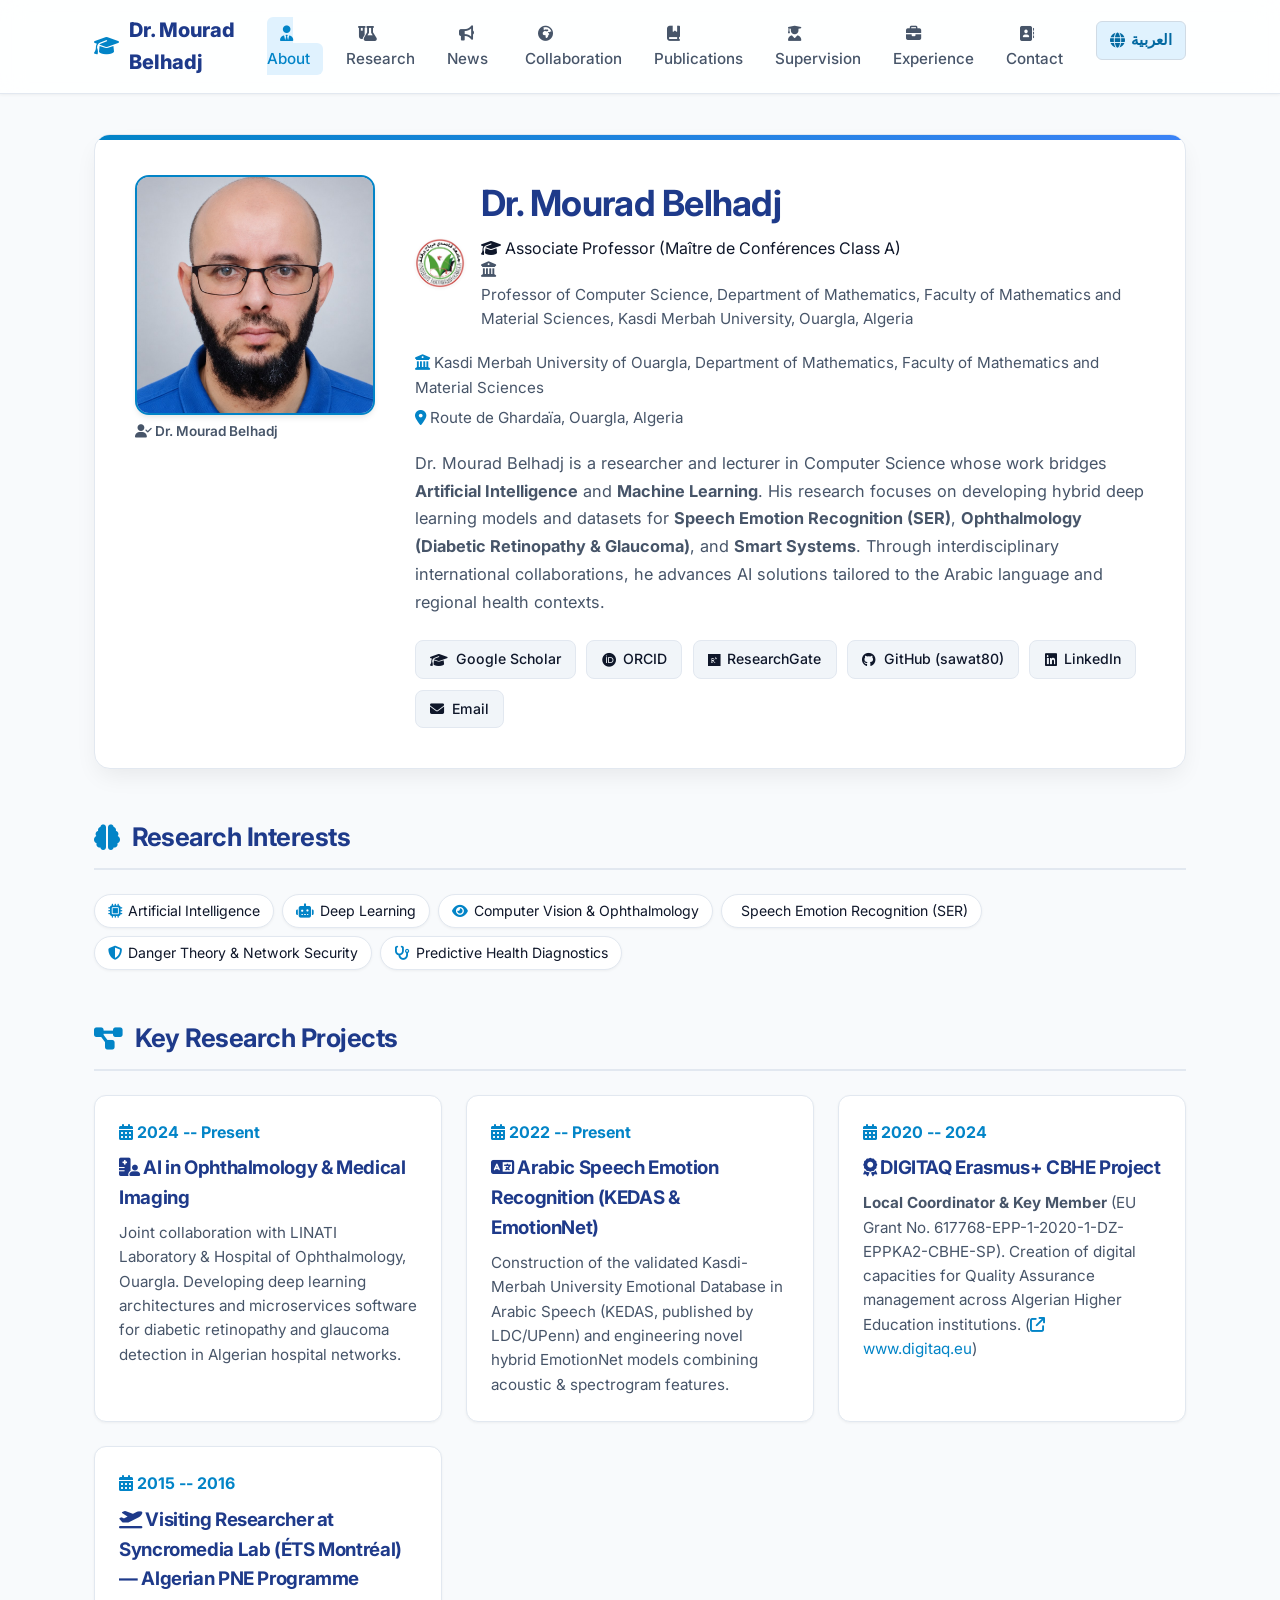
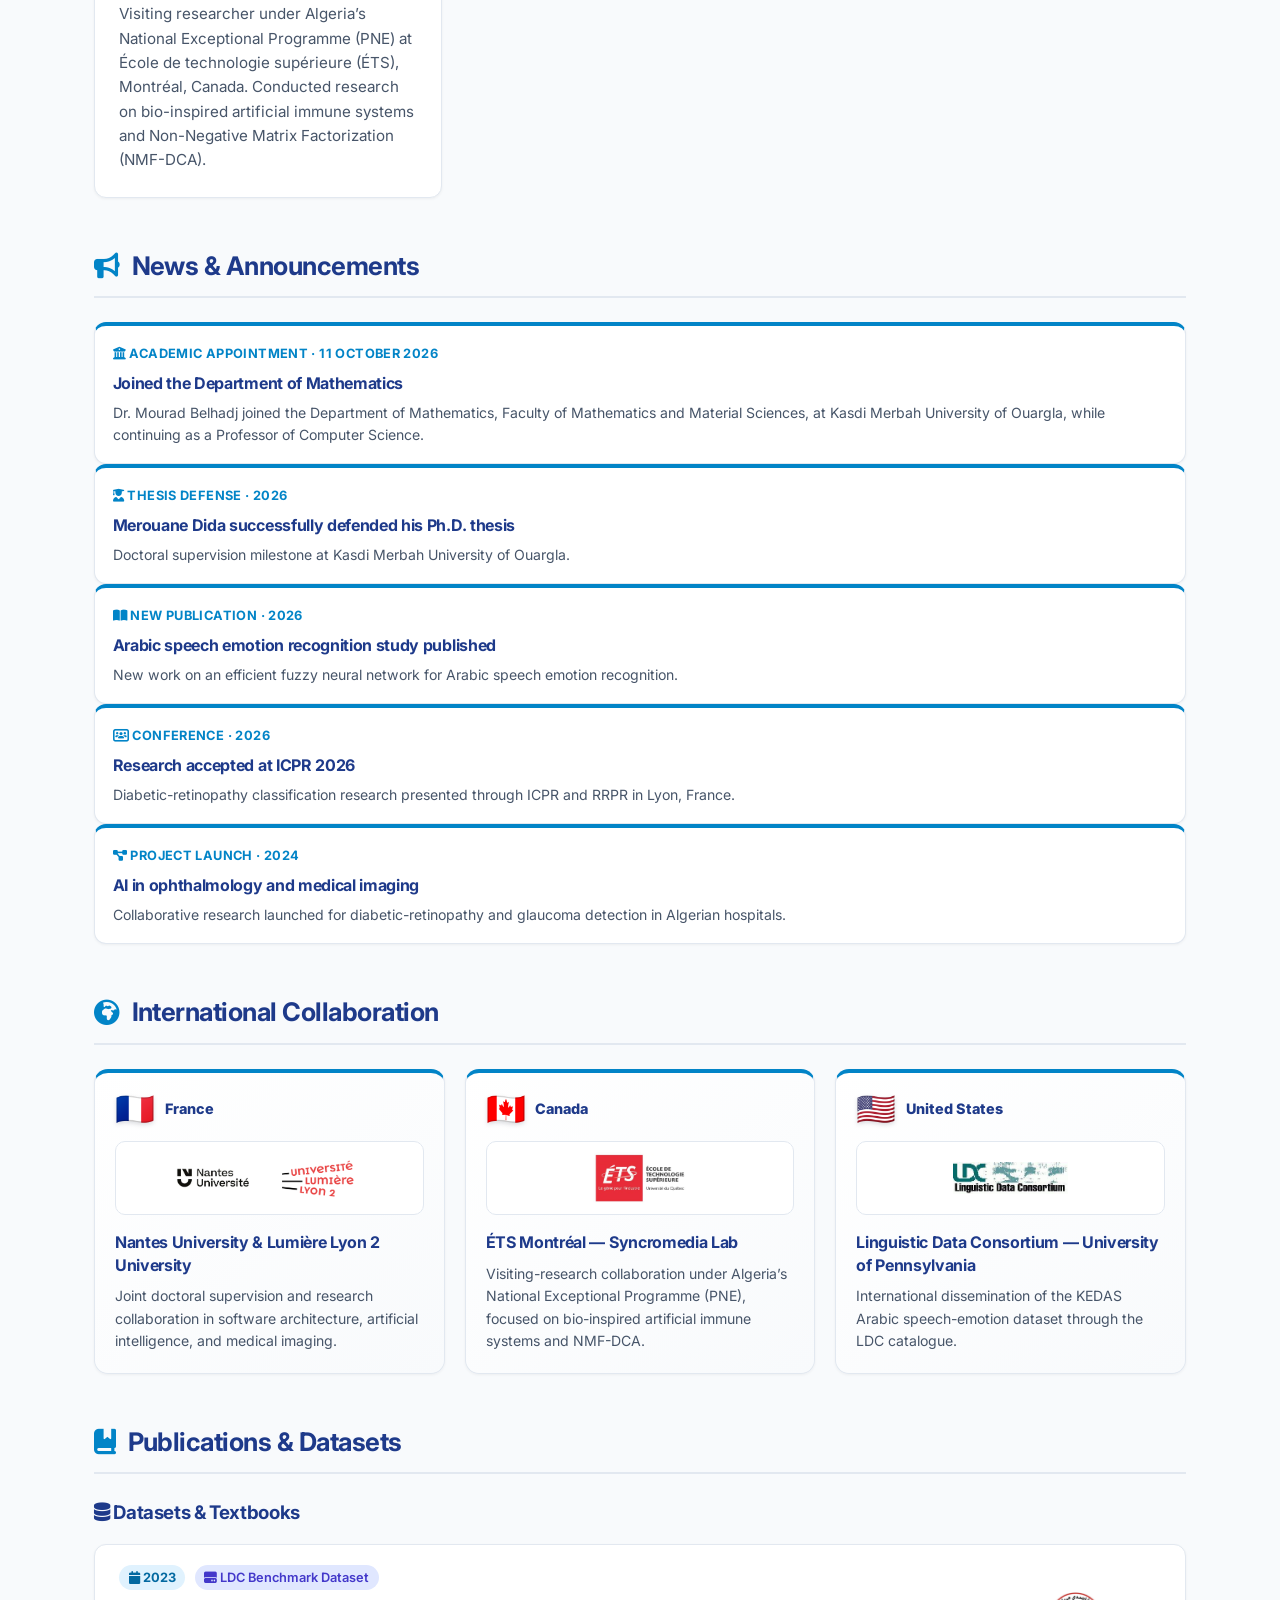
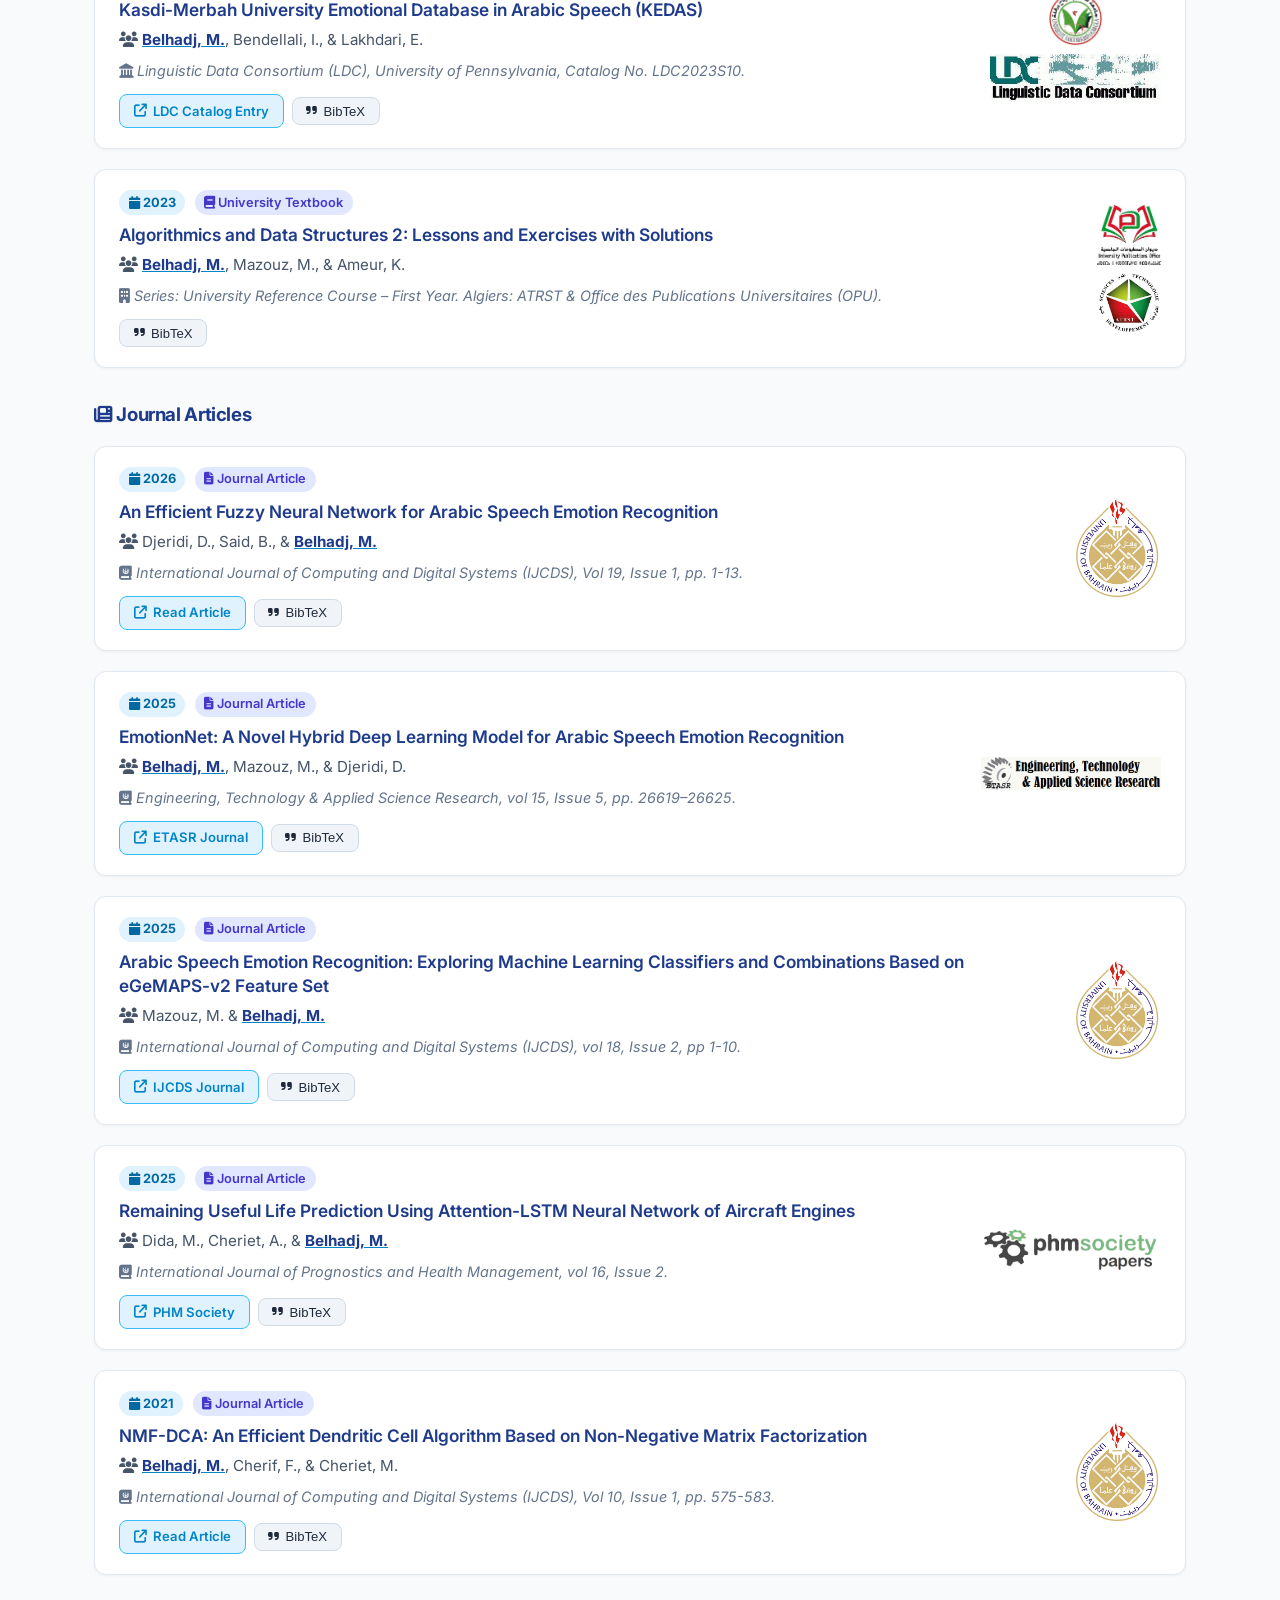
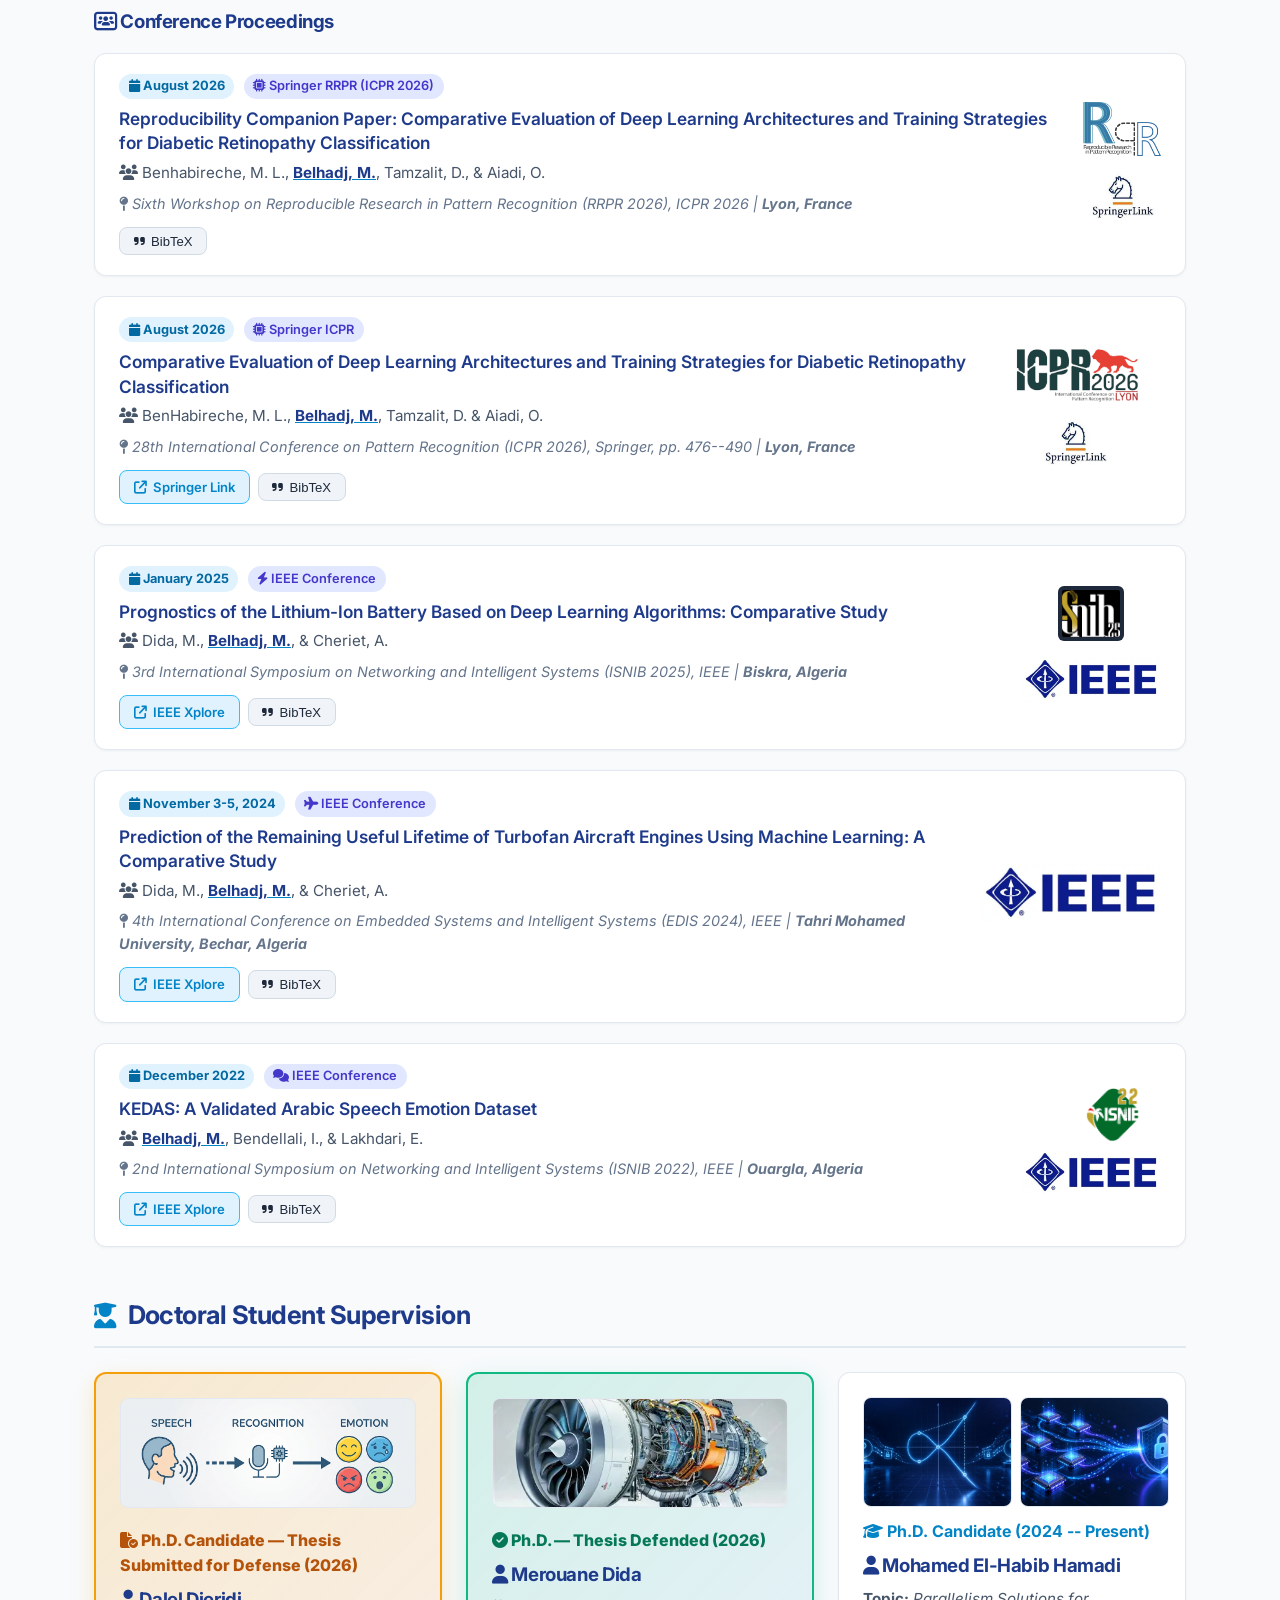
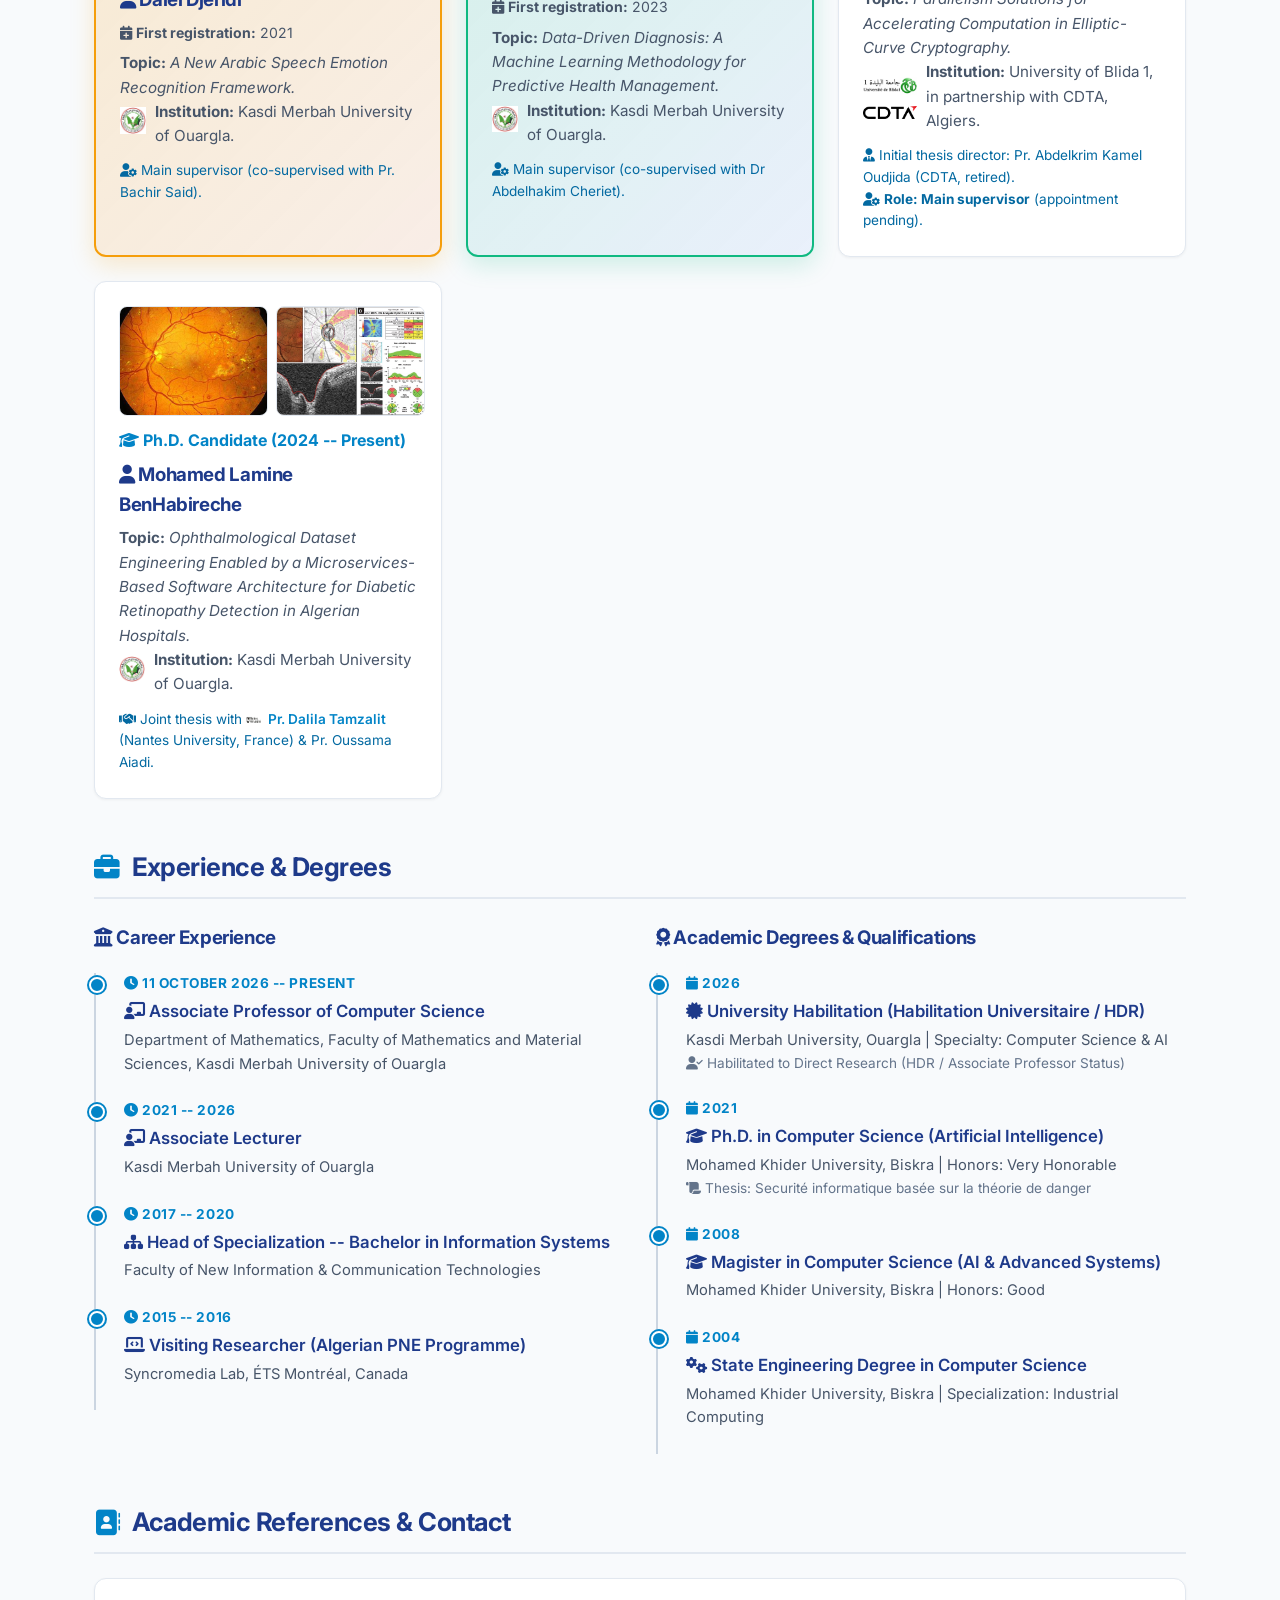
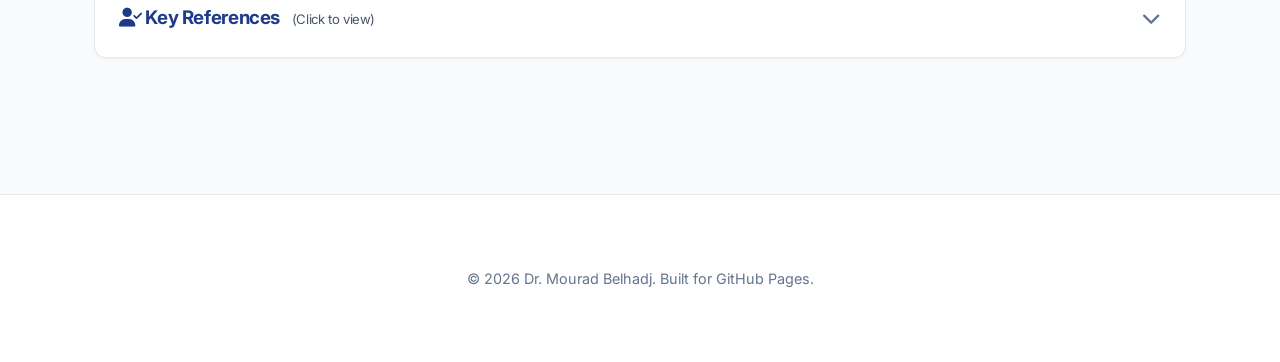
<file: index.html>
<!DOCTYPE html>
<html lang="en">
<head>
  <!-- Google tag (gtag.js) -->
  <script async src="https://www.googletagmanager.com/gtag/js?id=G-BW6QEL1H12"></script>
  <script>
    window.dataLayer = window.dataLayer || [];
    function gtag(){dataLayer.push(arguments);}
    gtag('js', new Date());

    gtag('config', 'G-BW6QEL1H12');
  </script>
  <meta charset="UTF-8">
  <meta name="viewport" content="width=device-width, initial-scale=1.0">
  <title>Dr. Mourad Belhadj | Academic Biography & Research</title>
  <meta name="description" content="Academic biography, research publications, and curriculum vitae of Dr. Mourad Belhadj, Professor of Computer Science in the Department of Mathematics, Faculty of Mathematics and Material Sciences, at Kasdi Merbah University of Ouargla.">
  
  <!-- Google Fonts & Font Awesome Icons -->
  <link rel="preconnect" href="https://fonts.googleapis.com">
  <link rel="preconnect" href="https://fonts.gstatic.com" crossorigin>
  <link href="https://fonts.googleapis.com/css2?family=Inter:wght@300;400;500;600;700;800&family=JetBrains+Mono:wght@400;500&display=swap" rel="stylesheet">
  <link rel="stylesheet" href="https://cdnjs.cloudflare.com/ajax/libs/font-awesome/6.4.0/css/all.min.css">
  
  <link rel="stylesheet" href="style.css">
</head>
<body>

  <!-- Navigation Bar -->
  <nav class="navbar">
    <div class="nav-container">
      <a href="#" class="nav-brand">
        <i class="fa-solid fa-graduation-cap"></i> Dr. Mourad Belhadj
      </a>
      <ul class="nav-links">
        <li><a href="#about" class="active"><i class="fa-solid fa-user-tie"></i> About</a></li>
        <li><a href="#research"><i class="fa-solid fa-flask-vial"></i> Research</a></li>
        <li><a href="#news"><i class="fa-solid fa-bullhorn"></i> News</a></li>
        <li><a href="#collaboration"><i class="fa-solid fa-earth-africa"></i> Collaboration</a></li>
        <li><a href="#publications"><i class="fa-solid fa-book-bookmark"></i> Publications</a></li>
        <li><a href="#supervision"><i class="fa-solid fa-user-graduate"></i> Supervision</a></li>
        <li><a href="#experience"><i class="fa-solid fa-briefcase"></i> Experience</a></li>
        <li><a href="#contact"><i class="fa-solid fa-address-book"></i> Contact</a></li>
        <li><a href="index_ar.html" class="btn-sm" style="background: var(--tag-bg); color: var(--tag-text); font-weight: 600;"><i class="fa-solid fa-globe"></i> العربية</a></li>
      </ul>
    </div>
  </nav>

  <div class="container">

    <!-- Hero / Profile Section -->
    <section id="about" class="hero-section">
      <div class="profile-avatar-wrapper">
        <img src="images/mourad_belhadj_profile.jpg" alt="Dr. Mourad Belhadj" class="profile-photo">
        <div class="avatar-subtitle"><i class="fa-solid fa-user-check"></i> Dr. Mourad Belhadj</div>
      </div>
      
      <div class="hero-content">
        <div style="display: flex; gap: 1rem; align-items: center;">
          <img src="images/logo_ouargla.png" alt="University of Ouargla Logo" style="width: 50px; height: 50px; border-radius: 50%; object-fit: contain; background: #fff; box-shadow: var(--shadow-sm);">
          <div>
            <h1 class="hero-name">Dr. Mourad Belhadj</h1>
            <p class="hero-title"><i class="fa-solid fa-graduation-cap"></i> Associate Professor (Maître de Conférences Class A)</p>
            <p class="hero-affiliation"><i class="fa-solid fa-building-columns"></i> Professor of Computer Science, Department of Mathematics, Faculty of Mathematics and Material Sciences, Kasdi Merbah University, Ouargla, Algeria</p>
          </div>
        </div>
        
        <div class="hero-affiliation">
          <span><i class="fa-solid fa-building-columns" style="color: var(--accent-primary);"></i> Kasdi Merbah University of Ouargla, Department of Mathematics, Faculty of Mathematics and Material Sciences</span>
          <span><i class="fa-solid fa-location-dot" style="color: var(--accent-primary);"></i> Route de Ghardaïa, Ouargla, Algeria</span>
        </div>

        <p class="hero-bio">
          Dr. Mourad Belhadj is a researcher and lecturer in Computer Science whose work bridges 
          <strong>Artificial Intelligence</strong> and <strong>Machine Learning</strong>. His research focuses on developing 
          hybrid deep learning models and datasets for <strong>Speech Emotion Recognition (SER)</strong>, 
          <strong>Ophthalmology (Diabetic Retinopathy & Glaucoma)</strong>, and <strong>Smart Systems</strong>. 
          Through interdisciplinary international collaborations, he advances AI solutions tailored to the Arabic language 
          and regional health contexts.
        </p>

        <div class="social-links">
          <a href="https://scholar.google.com/citations?user=g9hxXgEAAAAJ" target="_blank" class="social-btn">
            <i class="fa-solid fa-graduation-cap"></i> Google Scholar
          </a>
          <a href="https://orcid.org/0000-0002-5413-6662" target="_blank" class="social-btn">
            <i class="fa-brands fa-orcid"></i> ORCID
          </a>
          <a href="https://www.researchgate.net/profile/Belhadj-Mourad" target="_blank" rel="noopener" class="social-btn">
            <i class="fa-brands fa-researchgate"></i> ResearchGate
          </a>
          <a href="https://github.com/sawat80" target="_blank" class="social-btn">
            <i class="fa-brands fa-github"></i> GitHub (sawat80)
          </a>
          <a href="https://linkedin.com/in/mourad-belhadj" target="_blank" class="social-btn">
            <i class="fa-brands fa-linkedin"></i> LinkedIn
          </a>
          <a href="mailto:belhadj.mourad@univ-ouargla.dz" class="social-btn">
            <i class="fa-solid fa-envelope"></i> Email
          </a>
        </div>
      </div>
    </section>

    <!-- Research Interests -->
    <section class="section-container" style="margin-bottom: 3rem;">
      <h2 class="section-title"><i class="fa-solid fa-brain"></i> Research Interests</h2>
      <div class="tag-cloud">
        <span class="tag"><i class="fa-solid fa-microchip"></i> Artificial Intelligence</span>
        <span class="tag"><i class="fa-solid fa-robot"></i> Deep Learning</span>
        <span class="tag"><i class="fa-solid fa-eye"></i> Computer Vision & Ophthalmology</span>
        <span class="tag"><i class="fa-solid fa-waveform"></i> Speech Emotion Recognition (SER)</span>
        <span class="tag"><i class="fa-solid fa-shield-halved"></i> Danger Theory & Network Security</span>
        <span class="tag"><i class="fa-solid fa-stethoscope"></i> Predictive Health Diagnostics</span>
      </div>
    </section>

    <!-- Active Research Projects & Grants -->
    <section id="research" style="margin-bottom: 3rem;">
      <h2 class="section-title"><i class="fa-solid fa-diagram-project"></i> Key Research Projects</h2>
      <div class="grid-2">
        <div class="card">
          <div style="color: var(--accent-primary); font-weight: 700; margin-bottom: 0.5rem;"><i class="fa-solid fa-calendar-days"></i> 2024 -- Present</div>
          <h3><i class="fa-solid fa-hospital-user"></i> AI in Ophthalmology & Medical Imaging</h3>
          <p style="color: var(--text-muted); font-size: 0.95rem; margin-top: 0.5rem;">
            Joint collaboration with LINATI Laboratory & Hospital of Ophthalmology, Ouargla. 
            Developing deep learning architectures and microservices software for diabetic retinopathy 
            and glaucoma detection in Algerian hospital networks.
          </p>
        </div>

        <div class="card">
          <div style="color: var(--accent-primary); font-weight: 700; margin-bottom: 0.5rem;"><i class="fa-solid fa-calendar-days"></i> 2022 -- Present</div>
          <h3><i class="fa-solid fa-language"></i> Arabic Speech Emotion Recognition (KEDAS & EmotionNet)</h3>
          <p style="color: var(--text-muted); font-size: 0.95rem; margin-top: 0.5rem;">
            Construction of the validated Kasdi-Merbah University Emotional Database in Arabic Speech (KEDAS, published by LDC/UPenn) 
            and engineering novel hybrid EmotionNet models combining acoustic & spectrogram features.
          </p>
        </div>

        <div class="card">
          <div style="color: var(--accent-primary); font-weight: 700; margin-bottom: 0.5rem;"><i class="fa-solid fa-calendar-days"></i> 2020 -- 2024</div>
          <h3><i class="fa-solid fa-award"></i> DIGITAQ Erasmus+ CBHE Project</h3>
          <p style="color: var(--text-muted); font-size: 0.95rem; margin-top: 0.5rem;">
            <strong>Local Coordinator & Key Member</strong> (EU Grant No. 617768-EPP-1-2020-1-DZ-EPPKA2-CBHE-SP). 
            Creation of digital capacities for Quality Assurance management across Algerian Higher Education institutions. 
            (<a href="https://www.digitaq.eu" target="_blank"><i class="fa-solid fa-arrow-up-right-from-square"></i> www.digitaq.eu</a>)
          </p>
        </div>

        <div class="card">
          <div style="color: var(--accent-primary); font-weight: 700; margin-bottom: 0.5rem;"><i class="fa-solid fa-calendar-days"></i> 2015 -- 2016</div>
          <h3><i class="fa-solid fa-plane-departure"></i> Visiting Researcher at Syncromedia Lab (ÉTS Montréal) — Algerian PNE Programme</h3>
          <p style="color: var(--text-muted); font-size: 0.95rem; margin-top: 0.5rem;">
            Visiting researcher under Algeria’s National Exceptional Programme (PNE) at École de technologie supérieure (ÉTS), Montréal, Canada. 
            Conducted research on bio-inspired artificial immune systems and Non-Negative Matrix Factorization (NMF-DCA).
          </p>
        </div>
      </div>
    </section>


    <!-- News & Announcements -->
    <section id="news" style="margin-bottom: 3rem;">
      <h2 class="section-title"><i class="fa-solid fa-bullhorn"></i> News & Announcements</h2>
      <div class="news-grid">
        <article class="news-card"><div class="news-meta"><i class="fa-solid fa-building-columns"></i> Academic Appointment · 11 October 2026</div><h3>Joined the Department of Mathematics</h3><p>Dr. Mourad Belhadj joined the Department of Mathematics, Faculty of Mathematics and Material Sciences, at Kasdi Merbah University of Ouargla, while continuing as a Professor of Computer Science.</p></article>
        <article class="news-card"><div class="news-meta"><i class="fa-solid fa-user-graduate"></i> Thesis Defense · 2026</div><h3>Merouane Dida successfully defended his Ph.D. thesis</h3><p>Doctoral supervision milestone at Kasdi Merbah University of Ouargla.</p></article>
        <article class="news-card"><div class="news-meta"><i class="fa-solid fa-book-open"></i> New Publication · 2026</div><h3>Arabic speech emotion recognition study published</h3><p>New work on an efficient fuzzy neural network for Arabic speech emotion recognition.</p></article>
        <article class="news-card"><div class="news-meta"><i class="fa-solid fa-users-rectangle"></i> Conference · 2026</div><h3>Research accepted at ICPR 2026</h3><p>Diabetic-retinopathy classification research presented through ICPR and RRPR in Lyon, France.</p></article>
        
        <article class="news-card"><div class="news-meta"><i class="fa-solid fa-diagram-project"></i> Project Launch · 2024</div><h3>AI in ophthalmology and medical imaging</h3><p>Collaborative research launched for diabetic-retinopathy and glaucoma detection in Algerian hospitals.</p></article>
      </div>
    </section>

    <!-- Academic Impact -->
    <!-- International Collaboration -->
    <section id="collaboration" class="collaboration-section">
      <h2 class="section-title"><i class="fa-solid fa-earth-africa"></i> International Collaboration</h2>
      <div class="collaboration-grid">
        <article class="collaboration-card">
          <div class="collaboration-country"><span class="country-flag" aria-hidden="true">🇫🇷</span><span>France</span></div>
          <div class="institution-logos">
            <a href="https://www.univ-nantes.fr/" target="_blank" rel="noopener" title="Nantes University & Lumière Lyon 2 University"><img src="images/logo_nantes.png" alt="Nantes University logo"></a>
            <a href="https://www.univ-lyon2.fr/" target="_blank" rel="noopener" title="Nantes University & Lumière Lyon 2 University"><img src="images/logo_lyon2.png" alt="Lumière Lyon 2 University logo"></a>
          </div>
          <h3>Nantes University & Lumière Lyon 2 University</h3>
          <p>Joint doctoral supervision and research collaboration in software architecture, artificial intelligence, and medical imaging.</p>
        </article>
        <article class="collaboration-card">
          <div class="collaboration-country"><span class="country-flag" aria-hidden="true">🇨🇦</span><span>Canada</span></div>
          <div class="institution-logos">
            <a href="https://www.etsmtl.ca/" target="_blank" rel="noopener" title="ÉTS Montréal — Syncromedia Lab"><img src="images/logo_ets.png" alt="ÉTS Montréal logo"></a>
          </div>
          <h3>ÉTS Montréal — Syncromedia Lab</h3>
          <p>Visiting-research collaboration under Algeria’s National Exceptional Programme (PNE), focused on bio-inspired artificial immune systems and NMF-DCA.</p>
        </article>
        <article class="collaboration-card">
          <div class="collaboration-country"><span class="country-flag" aria-hidden="true">🇺🇸</span><span>United States</span></div>
          <div class="institution-logos">
            <a href="https://www.ldc.upenn.edu/" target="_blank" rel="noopener" title="Linguistic Data Consortium — University of Pennsylvania"><img src="images/logo_ldc.png" alt="Linguistic Data Consortium logo"></a>
          </div>
          <h3>Linguistic Data Consortium — University of Pennsylvania</h3>
          <p>International dissemination of the KEDAS Arabic speech-emotion dataset through the LDC catalogue.</p>
        </article>
      </div>
    </section>

    <!-- Publications Section -->
    <section id="publications" style="margin-bottom: 3rem;">
      <h2 class="section-title"><i class="fa-solid fa-book-bookmark"></i> Publications & Datasets</h2>
      
      <!-- Datasets & Books -->
      <h3 style="margin: 1.5rem 0 1rem 0; color: var(--accent-navy);"><i class="fa-solid fa-database"></i> Datasets & Textbooks</h3>
      
      <div class="publication-card">
        <div class="pub-card-body">
          <div class="pub-header">
            <span class="pub-year"><i class="fa-solid fa-calendar"></i> 2023</span>
            <span class="pub-type"><i class="fa-solid fa-hard-drive"></i> LDC Benchmark Dataset</span>
          </div>
          <div class="pub-title">Kasdi-Merbah University Emotional Database in Arabic Speech (KEDAS)</div>
          <div class="pub-authors"><i class="fa-solid fa-users"></i> <strong>Belhadj, M.</strong>, Bendellali, I., & Lakhdari, E.</div>
          <div class="pub-venue"><i class="fa-solid fa-landmark"></i> Linguistic Data Consortium (LDC), University of Pennsylvania, Catalog No. LDC2023S10.</div>
          <div class="pub-actions">
            <a href="https://catalog.ldc.upenn.edu/LDC2023S10" target="_blank" class="btn-sm btn-primary-sm"><i class="fa-solid fa-arrow-up-right-from-square"></i> LDC Catalog Entry</a>
            <button class="btn-sm" onclick="showBibtex('kedas2023')"><i class="fa-solid fa-quote-right"></i> BibTeX</button>
          </div>
        </div>
        <div style="display: flex; flex-direction: column; gap: 0.5rem; align-items: center;">
          <img src="images/logo_ouargla.png" alt="University of Ouargla Logo" class="pub-logo" style="max-height: 55px;">
          <img src="images/logo_ldc.png" alt="LDC Logo" class="pub-logo" style="max-height: 48px;">
        </div>
      </div>

      <div class="publication-card">
        <div class="pub-card-body">
          <div class="pub-header">
            <span class="pub-year"><i class="fa-solid fa-calendar"></i> 2023</span>
            <span class="pub-type"><i class="fa-solid fa-book"></i> University Textbook</span>
          </div>
          <div class="pub-title">Algorithmics and Data Structures 2: Lessons and Exercises with Solutions</div>
          <div class="pub-authors"><i class="fa-solid fa-users"></i> <strong>Belhadj, M.</strong>, Mazouz, M., & Ameur, K.</div>
          <div class="pub-venue"><i class="fa-solid fa-building"></i> Series: University Reference Course – First Year. Algiers: ATRST & Office des Publications Universitaires (OPU).</div>
          <div class="pub-actions">
            <button class="btn-sm" onclick="showBibtex('belhadj2023textbook')"><i class="fa-solid fa-quote-right"></i> BibTeX</button>
          </div>
        </div>
        <div style="display: flex; flex-direction: column; gap: 0.5rem; align-items: center;">
          <img src="images/logo_opu.png" alt="OPU Logo" class="pub-logo" style="max-height: 60px;">
          <img src="images/logo_atrst.png" alt="ATRST Logo" class="pub-logo" style="max-height: 60px;">
        </div>
      </div>

      <!-- Journal Articles -->
      <h3 style="margin: 2rem 0 1rem 0; color: var(--accent-navy);"><i class="fa-solid fa-newspaper"></i> Journal Articles</h3>

      <div class="publication-card">
        <div class="pub-card-body">
          <div class="pub-header"><span class="pub-year"><i class="fa-solid fa-calendar"></i> 2026</span><span class="pub-type"><i class="fa-solid fa-file-lines"></i> Journal Article</span></div>
          <div class="pub-title">An Efficient Fuzzy Neural Network for Arabic Speech Emotion Recognition</div>
          <div class="pub-authors"><i class="fa-solid fa-users"></i> Djeridi, D., Said, B., & <strong>Belhadj, M.</strong></div>
          <div class="pub-venue"><i class="fa-solid fa-journal-whills"></i> International Journal of Computing and Digital Systems (IJCDS), Vol 19, Issue 1, pp. 1-13.</div>
          <div class="pub-actions">
            <a href="https://journal.uob.edu.bh/bitstreams/e0854fc7-91d5-4d75-b9c1-8eb22088a792" target="_blank" class="btn-sm btn-primary-sm"><i class="fa-solid fa-arrow-up-right-from-square"></i> Read Article</a>
            <button class="btn-sm" onclick="showBibtex('djeridi2026fuzzy')"><i class="fa-solid fa-quote-right"></i> BibTeX</button>
          </div>
        </div>
        <img src="images/logo_uob.png" alt="University of Bahrain Logo" class="pub-logo">
      </div>

      <div class="publication-card">
        <div class="pub-card-body">
          <div class="pub-header"><span class="pub-year"><i class="fa-solid fa-calendar"></i> 2025</span><span class="pub-type"><i class="fa-solid fa-file-lines"></i> Journal Article</span></div>
          <div class="pub-title">EmotionNet: A Novel Hybrid Deep Learning Model for Arabic Speech Emotion Recognition</div>
          <div class="pub-authors"><i class="fa-solid fa-users"></i> <strong>Belhadj, M.</strong>, Mazouz, M., & Djeridi, D.</div>
          <div class="pub-venue"><i class="fa-solid fa-journal-whills"></i> Engineering, Technology & Applied Science Research, vol 15, Issue 5, pp. 26619–26625.</div>
          <div class="pub-actions">
            <a href="https://etasr.com/index.php/ETASR/article/view/12035" target="_blank" class="btn-sm btn-primary-sm"><i class="fa-solid fa-arrow-up-right-from-square"></i> ETASR Journal</a>
            <button class="btn-sm" onclick="showBibtex('belhadj2025emotionnet')"><i class="fa-solid fa-quote-right"></i> BibTeX</button>
          </div>
        </div>
        <img src="images/logo_etasr.png" alt="ETASR Journal Logo" class="pub-logo">
      </div>

      <div class="publication-card">
        <div class="pub-card-body">
          <div class="pub-header"><span class="pub-year"><i class="fa-solid fa-calendar"></i> 2025</span><span class="pub-type"><i class="fa-solid fa-file-lines"></i> Journal Article</span></div>
          <div class="pub-title">Arabic Speech Emotion Recognition: Exploring Machine Learning Classifiers and Combinations Based on eGeMAPS-v2 Feature Set</div>
          <div class="pub-authors"><i class="fa-solid fa-users"></i> Mazouz, M. & <strong>Belhadj, M.</strong></div>
          <div class="pub-venue"><i class="fa-solid fa-journal-whills"></i> International Journal of Computing and Digital Systems (IJCDS), vol 18, Issue 2, pp 1-10.</div>
          <div class="pub-actions">
            <a href="https://journal.uob.edu.bh/items/327a57df-f5c2-46e1-96a6-7db7a7578175" target="_blank" class="btn-sm btn-primary-sm"><i class="fa-solid fa-arrow-up-right-from-square"></i> IJCDS Journal</a>
            <button class="btn-sm" onclick="showBibtex('mazouz2025egemaps')"><i class="fa-solid fa-quote-right"></i> BibTeX</button>
          </div>
        </div>
        <img src="images/logo_uob.png" alt="University of Bahrain Logo" class="pub-logo">
      </div>

      <div class="publication-card">
        <div class="pub-card-body">
          <div class="pub-header"><span class="pub-year"><i class="fa-solid fa-calendar"></i> 2025</span><span class="pub-type"><i class="fa-solid fa-file-lines"></i> Journal Article</span></div>
          <div class="pub-title">Remaining Useful Life Prediction Using Attention-LSTM Neural Network of Aircraft Engines</div>
          <div class="pub-authors"><i class="fa-solid fa-users"></i> Dida, M., Cheriet, A., & <strong>Belhadj, M.</strong></div>
          <div class="pub-venue"><i class="fa-solid fa-journal-whills"></i> International Journal of Prognostics and Health Management, vol 16, Issue 2.</div>
          <div class="pub-actions">
            <a href="https://papers.phmsociety.org/index.php/ijphm/article/view/4274" target="_blank" class="btn-sm btn-primary-sm"><i class="fa-solid fa-arrow-up-right-from-square"></i> PHM Society</a>
            <button class="btn-sm" onclick="showBibtex('dida2025attention')"><i class="fa-solid fa-quote-right"></i> BibTeX</button>
          </div>
        </div>
        <img src="images/logo_phm.png" alt="PHM Society Logo" class="pub-logo">
      </div>

      <div class="publication-card">
        <div class="pub-card-body">
          <div class="pub-header"><span class="pub-year"><i class="fa-solid fa-calendar"></i> 2021</span><span class="pub-type"><i class="fa-solid fa-file-lines"></i> Journal Article</span></div>
          <div class="pub-title">NMF-DCA: An Efficient Dendritic Cell Algorithm Based on Non-Negative Matrix Factorization</div>
          <div class="pub-authors"><i class="fa-solid fa-users"></i> <strong>Belhadj, M.</strong>, Cherif, F., & Cheriet, M.</div>
          <div class="pub-venue"><i class="fa-solid fa-journal-whills"></i> International Journal of Computing and Digital Systems (IJCDS), Vol 10, Issue 1, pp. 575-583.</div>
          <div class="pub-actions">
            <a href="https://journal.uob.edu.bh/items/e5a4f6c0-7860-4719-be64-b3e5b860c8e2" target="_blank" class="btn-sm btn-primary-sm"><i class="fa-solid fa-arrow-up-right-from-square"></i> Read Article</a>
            <button class="btn-sm" onclick="showBibtex('belhadj2021nmfdca')"><i class="fa-solid fa-quote-right"></i> BibTeX</button>
          </div>
        </div>
        <img src="images/logo_uob.png" alt="University of Bahrain Logo" class="pub-logo">
      </div>

      <!-- Conferences -->
      <h3 style="margin: 2rem 0 1rem 0; color: var(--accent-navy);"><i class="fa-solid fa-users-rectangle"></i> Conference Proceedings</h3>

      <div class="publication-card">
        <div class="pub-card-body">
          <div class="pub-header"><span class="pub-year"><i class="fa-solid fa-calendar"></i> August 2026</span><span class="pub-type"><i class="fa-solid fa-microchip"></i> Springer RRPR (ICPR 2026)</span></div>
          <div class="pub-title">Reproducibility Companion Paper: Comparative Evaluation of Deep Learning Architectures and Training Strategies for Diabetic Retinopathy Classification</div>
          <div class="pub-authors"><i class="fa-solid fa-users"></i> Benhabireche, M. L., <strong>Belhadj, M.</strong>, Tamzalit, D., & Aiadi, O.</div>
          <div class="pub-venue"><i class="fa-solid fa-map-pin"></i> Sixth Workshop on Reproducible Research in Pattern Recognition (RRPR 2026), ICPR 2026 | <strong>Lyon, France</strong></div>
          <div class="pub-actions">
            <button class="btn-sm" onclick="showBibtex('benhabireche2026reproducibility')"><i class="fa-solid fa-quote-right"></i> BibTeX</button>
          </div>
        </div>
        <div style="display: flex; flex-direction: column; gap: 0.5rem; align-items: center;">
          <a href="https://rrpr2026.sciencesconf.org/" target="_blank" title="RRPR 2026 Workshop">
            <img src="images/logo_rrpr.png" alt="RRPR Logo" class="pub-logo" style="max-height: 55px;">
          </a>
          <a href="https://link.springer.com/" target="_blank" title="SpringerLink">
            <img src="images/logo_springerlink.png" alt="Springer Logo" class="pub-logo" style="max-height: 48px;">
          </a>
        </div>
      </div>

      <div class="publication-card">
        <div class="pub-card-body">
          <div class="pub-header"><span class="pub-year"><i class="fa-solid fa-calendar"></i> August 2026</span><span class="pub-type"><i class="fa-solid fa-microchip"></i> Springer ICPR</span></div>
          <div class="pub-title">Comparative Evaluation of Deep Learning Architectures and Training Strategies for Diabetic Retinopathy Classification</div>
          <div class="pub-authors"><i class="fa-solid fa-users"></i> BenHabireche, M. L., <strong>Belhadj, M.</strong>, Tamzalit, D. & Aiadi, O.</div>
          <div class="pub-venue"><i class="fa-solid fa-map-pin"></i> 28th International Conference on Pattern Recognition (ICPR 2026), Springer, pp. 476--490 | <strong>Lyon, France</strong></div>
          <div class="pub-actions">
            <a href="https://link.springer.com/book/10.1007/978-3-032-31663-9" target="_blank" class="btn-sm btn-primary-sm"><i class="fa-solid fa-arrow-up-right-from-square"></i> Springer Link</a>
            <button class="btn-sm" onclick="showBibtex('benhabireche2026')"><i class="fa-solid fa-quote-right"></i> BibTeX</button>
          </div>
        </div>
        <div style="display: flex; flex-direction: column; gap: 0.5rem; align-items: center;">
          <a href="https://www.icpr2026.org/" target="_blank" title="ICPR 2026 Lyon">
            <img src="images/logo_icpr26.png" alt="ICPR 2026 Logo" class="pub-logo" style="max-height: 55px;">
          </a>
          <a href="https://link.springer.com/book/10.1007/978-3-032-31663-9" target="_blank" title="SpringerLink">
            <img src="images/logo_springerlink.png" alt="Springer Logo" class="pub-logo" style="max-height: 48px;">
          </a>
        </div>
      </div>

      <div class="publication-card">
        <div class="pub-card-body">
          <div class="pub-header"><span class="pub-year"><i class="fa-solid fa-calendar"></i> January 2025</span><span class="pub-type"><i class="fa-solid fa-bolt"></i> IEEE Conference</span></div>
          <div class="pub-title">Prognostics of the Lithium-Ion Battery Based on Deep Learning Algorithms: Comparative Study</div>
          <div class="pub-authors"><i class="fa-solid fa-users"></i> Dida, M., <strong>Belhadj, M.</strong>, & Cheriet, A.</div>
          <div class="pub-venue"><i class="fa-solid fa-map-pin"></i> 3rd International Symposium on Networking and Intelligent Systems (ISNIB 2025), IEEE | <strong>Biskra, Algeria</strong></div>
          <div class="pub-actions">
            <a href="https://ieeexplore.ieee.org/abstract/document/10983693" target="_blank" class="btn-sm btn-primary-sm"><i class="fa-solid fa-arrow-up-right-from-square"></i> IEEE Xplore</a>
            <button class="btn-sm" onclick="showBibtex('dida2025lithium')"><i class="fa-solid fa-quote-right"></i> BibTeX</button>
          </div>
        </div>
        <div style="display: flex; flex-direction: column; gap: 0.5rem; align-items: center;">
          <a href="https://ieeexplore.ieee.org/abstract/document/10983693" target="_blank" title="ISNIB 2025">
            <img src="images/logo_isnib25.png" alt="ISNIB 2025 Logo" class="pub-logo" style="background: #1e293b; padding: 4px; border-radius: 6px; max-height: 55px;">
          </a>
          <a href="https://ieeexplore.ieee.org/" target="_blank" title="IEEE Xplore Digital Library">
            <img src="images/logo_ieee.png" alt="IEEE Logo" class="pub-logo" style="max-height: 45px;">
          </a>
        </div>
      </div>

      <div class="publication-card">
        <div class="pub-card-body">
          <div class="pub-header"><span class="pub-year"><i class="fa-solid fa-calendar"></i> November 3-5, 2024</span><span class="pub-type"><i class="fa-solid fa-plane"></i> IEEE Conference</span></div>
          <div class="pub-title">Prediction of the Remaining Useful Lifetime of Turbofan Aircraft Engines Using Machine Learning: A Comparative Study</div>
          <div class="pub-authors"><i class="fa-solid fa-users"></i> Dida, M., <strong>Belhadj, M.</strong>, & Cheriet, A.</div>
          <div class="pub-venue"><i class="fa-solid fa-map-pin"></i> 4th International Conference on Embedded Systems and Intelligent Systems (EDIS 2024), IEEE | <strong>Tahri Mohamed University, Bechar, Algeria</strong></div>
          <div class="pub-actions">
            <a href="https://ieeexplore.ieee.org/document/10783269" target="_blank" class="btn-sm btn-primary-sm"><i class="fa-solid fa-arrow-up-right-from-square"></i> IEEE Xplore</a>
            <button class="btn-sm" onclick="showBibtex('dida2024turbofan')"><i class="fa-solid fa-quote-right"></i> BibTeX</button>
          </div>
        </div>
        <a href="https://ieeexplore.ieee.org/document/10783269" target="_blank" title="IEEE Xplore Digital Library">
          <img src="images/logo_ieee.png" alt="IEEE Logo" class="pub-logo">
        </a>
      </div>

      <div class="publication-card">
        <div class="pub-card-body">
          <div class="pub-header"><span class="pub-year"><i class="fa-solid fa-calendar"></i> December 2022</span><span class="pub-type"><i class="fa-solid fa-comments"></i> IEEE Conference</span></div>
          <div class="pub-title">KEDAS: A Validated Arabic Speech Emotion Dataset</div>
          <div class="pub-authors"><i class="fa-solid fa-users"></i> <strong>Belhadj, M.</strong>, Bendellali, I., & Lakhdari, E.</div>
          <div class="pub-venue"><i class="fa-solid fa-map-pin"></i> 2nd International Symposium on Networking and Intelligent Systems (ISNIB 2022), IEEE | <strong>Ouargla, Algeria</strong></div>
          <div class="pub-actions">
            <a href="https://ieeexplore.ieee.org/document/10075694" target="_blank" class="btn-sm btn-primary-sm"><i class="fa-solid fa-arrow-up-right-from-square"></i> IEEE Xplore</a>
            <button class="btn-sm" onclick="showBibtex('belhadj2022kedasconf')"><i class="fa-solid fa-quote-right"></i> BibTeX</button>
          </div>
        </div>
        <div style="display: flex; flex-direction: column; gap: 0.5rem; align-items: center;">
          <img src="images/logo_isnib.png" alt="ISNIB Logo" class="pub-logo" style="max-height: 55px;">
          <a href="https://ieeexplore.ieee.org/document/10075694" target="_blank" title="IEEE Xplore Digital Library">
            <img src="images/logo_ieee.png" alt="IEEE Logo" class="pub-logo" style="max-height: 45px;">
          </a>
        </div>
      </div>

    </section>

    <!-- PhD Supervision -->
    <section id="supervision" style="margin-bottom: 3rem;">
      <h2 class="section-title"><i class="fa-solid fa-user-graduate"></i> Doctoral Student Supervision</h2>
      <div class="grid-2">

        <div class="card" style="background: linear-gradient(135deg, rgba(245, 158, 11, 0.18), rgba(249, 115, 22, 0.09)); border: 2px solid #f59e0b; box-shadow: 0 8px 24px rgba(245, 158, 11, 0.20);">
          <div style="margin-bottom: 0.75rem;">
            <img src="images/ser_diagram.png" alt="Speech Emotion Recognition Diagram" style="width: 100%; height: 110px; object-fit: cover; border-radius: 8px; border: 1px solid var(--border-color);">
          </div>
          <div style="color: #b45309; font-weight: 800;"><i class="fa-solid fa-file-circle-check"></i> Ph.D. Candidate — Thesis Submitted for Defense (2026)</div>
          <h3 style="margin: 0.4rem 0;"><i class="fa-solid fa-user"></i> Dalel Djeridi</h3>
          <div style="margin: 0.15rem 0 0.45rem; color: var(--text-muted); font-size: 0.88rem;"><i class="fa-solid fa-calendar-plus"></i> <strong>First registration:</strong> 2021</div>

          <p style="color: var(--text-muted); font-size: 0.95rem;">
            <strong>Topic:</strong> <em>A New Arabic Speech Emotion Recognition Framework.</em>
          </p>

          <p style="color: var(--text-muted); font-size: 0.95rem; display: flex; align-items: center; gap: 0.55rem;">
            <a href="https://www.univ-ouargla.dz/" target="_blank" title="Kasdi Merbah University of Ouargla"><img src="images/logo_ouargla.png" alt="University of Ouargla logo" style="width: 34px; height: 34px; object-fit: contain; flex: 0 0 auto;"></a>
            <span><strong>Institution:</strong> Kasdi Merbah University of Ouargla.</span>
          </p>
          <div style="margin-top: 0.75rem; font-size: 0.85rem; color: var(--tag-text);">
            <i class="fa-solid fa-user-gear"></i> Main supervisor (co-supervised with Pr. Bachir Said).
          </div>
        </div>

        <div class="card" style="background: linear-gradient(135deg, rgba(16, 185, 129, 0.16), rgba(59, 130, 246, 0.08)); border: 2px solid #10b981; box-shadow: 0 8px 24px rgba(16, 185, 129, 0.18);">
          <div style="margin-bottom: 0.75rem;">
            <img src="images/aircraft_engine.png" alt="Aircraft Engine Turbofan Prognostics" style="width: 100%; height: 110px; object-fit: cover; border-radius: 8px; border: 1px solid var(--border-color);">
          </div>
          <div style="color: #047857; font-weight: 800;"><i class="fa-solid fa-circle-check"></i> Ph.D. — Thesis Defended (2026)</div>
          <h3 style="margin: 0.4rem 0;"><i class="fa-solid fa-user"></i> Merouane Dida</h3>
          <div style="margin: 0.15rem 0 0.45rem; color: var(--text-muted); font-size: 0.88rem;"><i class="fa-solid fa-calendar-plus"></i> <strong>First registration:</strong> 2023</div>

          <p style="color: var(--text-muted); font-size: 0.95rem;">
            <strong>Topic:</strong> <em>Data-Driven Diagnosis: A Machine Learning Methodology for Predictive Health Management.</em>
          </p>

          <p style="color: var(--text-muted); font-size: 0.95rem; display: flex; align-items: center; gap: 0.55rem;">
            <a href="https://www.univ-ouargla.dz/" target="_blank" title="Kasdi Merbah University of Ouargla"><img src="images/logo_ouargla.png" alt="University of Ouargla logo" style="width: 34px; height: 34px; object-fit: contain; flex: 0 0 auto;"></a>
            <span><strong>Institution:</strong> Kasdi Merbah University of Ouargla.</span>
          </p>
          <div style="margin-top: 0.75rem; font-size: 0.85rem; color: var(--tag-text);">
            <i class="fa-solid fa-user-gear"></i> Main supervisor (co-supervised with Dr Abdelhakim Cheriet).
          </div>
        </div>
        <div class="card">
          <div style="display: flex; gap: 0.5rem; margin-bottom: 0.75rem;">
            <img src="images/ecc_cryptography.jpg" alt="Elliptic-Curve Cryptography" style="width: 50%; height: 110px; object-fit: cover; border-radius: 8px; border: 1px solid var(--border-color);">
            <img src="images/parallel_crypto.jpg" alt="Parallel Computing for Cryptography" style="width: 50%; height: 110px; object-fit: cover; border-radius: 8px; border: 1px solid var(--border-color);">
          </div>
          <div style="color: var(--accent-primary); font-weight: 700;"><i class="fa-solid fa-graduation-cap"></i> Ph.D. Candidate (2024 -- Present)</div>
          <h3 style="margin: 0.4rem 0;"><i class="fa-solid fa-user"></i> Mohamed El-Habib Hamadi</h3>
          <p style="color: var(--text-muted); font-size: 0.95rem;">
            <strong>Topic:</strong> <em>Parallelism Solutions for Accelerating Computation in Elliptic-Curve Cryptography.</em>
          </p>
          <p style="color: var(--text-muted); font-size: 0.95rem; display: flex; align-items: center; gap: 0.55rem;">
            <span style="display: flex; flex-direction: column; align-items: center; gap: 0.2rem; flex: 0 0 auto;">
              <a href="https://www.univ-blida.dz/" target="_blank" title="University of Blida 1"><img src="images/logo_blida1.png" alt="University of Blida 1 logo" style="width: 54px; height: 28px; object-fit: contain; display: block;"></a>
              <a href="https://www.cdta.dz/" target="_blank" title="CDTA — Centre de Développement des Technologies Avancées"><img src="images/logo_cdta.png" alt="CDTA logo" style="width: 54px; height: 18px; object-fit: contain; display: block;"></a>
            </span>
            <span><strong>Institution:</strong> University of Blida 1, in partnership with CDTA, Algiers.</span>
          </p>
          <div style="margin-top: 0.75rem; font-size: 0.85rem; color: var(--tag-text);">
            <i class="fa-solid fa-user-tie"></i> Initial thesis director: Pr. Abdelkrim Kamel Oudjida (CDTA, retired).<br>
            <i class="fa-solid fa-user-gear"></i> <strong>Role: Main supervisor</strong> (appointment pending).
          </div>
        </div>

        
        <div class="card">
          <div style="display: flex; gap: 0.5rem; margin-bottom: 0.75rem;">
            <img src="images/retinopathy.png" alt="Diabetic Retinopathy Fundus" style="width: 50%; height: 110px; object-fit: cover; border-radius: 8px; border: 1px solid var(--border-color);">
            <img src="images/glaucoma.png" alt="Glaucoma RNFL Analysis" style="width: 50%; height: 110px; object-fit: cover; border-radius: 8px; border: 1px solid var(--border-color);">
          </div>
          <div style="color: var(--accent-primary); font-weight: 700;"><i class="fa-solid fa-graduation-cap"></i> Ph.D. Candidate (2024 -- Present)</div>
          <h3 style="margin: 0.4rem 0;"><i class="fa-solid fa-user"></i> Mohamed Lamine BenHabireche</h3>
          <p style="color: var(--text-muted); font-size: 0.95rem;">
            <strong>Topic:</strong> <em>Ophthalmological Dataset Engineering Enabled by a Microservices-Based Software Architecture for Diabetic Retinopathy Detection in Algerian Hospitals.</em>
          </p>

          <p style="color: var(--text-muted); font-size: 0.95rem; display: flex; align-items: center; gap: 0.55rem;">
            <a href="https://www.univ-ouargla.dz/" target="_blank" title="Kasdi Merbah University of Ouargla"><img src="images/logo_ouargla.png" alt="University of Ouargla logo" style="width: 34px; height: 34px; object-fit: contain; flex: 0 0 auto;"></a>
            <span><strong>Institution:</strong> Kasdi Merbah University of Ouargla.</span>
          </p>
          <div style="margin-top: 0.75rem; font-size: 0.85rem; color: var(--tag-text);">
            <i class="fa-solid fa-handshake"></i> Joint thesis with <a href="https://scholar.google.com/citations?user=-3FlC0QAAAAJ" target="_blank" style="color: var(--accent-primary); font-weight: 600;"><img src="images/logo_nantes.png" alt="Nantes University" style="width: 16px; height: 16px; border-radius: 50%; vertical-align: middle; margin-right: 3px;"> Pr. Dalila Tamzalit</a> (Nantes University, France) & Pr. Oussama Aiadi.
          </div>
        </div>


      </div>
    </section>

    <!-- Professional Experience & Degrees -->
    <section id="experience" style="margin-bottom: 3rem;">
      <h2 class="section-title"><i class="fa-solid fa-briefcase"></i> Experience & Degrees</h2>
      
      <div style="display: grid; grid-template-columns: repeat(auto-fit, minmax(320px, 1fr)); gap: 2rem;">
        
        <!-- Experience Timeline -->
        <div>
          <h3 style="margin-bottom: 1.25rem; color: var(--accent-navy);"><i class="fa-solid fa-building-columns"></i> Career Experience</h3>
          
          <div class="timeline-item">
            <div class="timeline-date"><i class="fa-solid fa-clock"></i> 11 October 2026 -- Present</div>
            <div class="timeline-title"><i class="fa-solid fa-chalkboard-user"></i> Associate Professor of Computer Science</div>
            <div class="timeline-subtitle">Department of Mathematics, Faculty of Mathematics and Material Sciences, Kasdi Merbah University of Ouargla</div>
          </div>

          <div class="timeline-item">
            <div class="timeline-date"><i class="fa-solid fa-clock"></i> 2021 -- 2026</div>
            <div class="timeline-title"><i class="fa-solid fa-chalkboard-user"></i> Associate Lecturer</div>
            <div class="timeline-subtitle">Kasdi Merbah University of Ouargla</div>
          </div>

          <div class="timeline-item">
            <div class="timeline-date"><i class="fa-solid fa-clock"></i> 2017 -- 2020</div>
            <div class="timeline-title"><i class="fa-solid fa-sitemap"></i> Head of Specialization -- Bachelor in Information Systems</div>
            <div class="timeline-subtitle">Faculty of New Information & Communication Technologies</div>
          </div>

          <div class="timeline-item">
            <div class="timeline-date"><i class="fa-solid fa-clock"></i> 2015 -- 2016</div>
            <div class="timeline-title"><i class="fa-solid fa-laptop-code"></i> Visiting Researcher (Algerian PNE Programme)</div>
            <div class="timeline-subtitle">Syncromedia Lab, ÉTS Montréal, Canada</div>
          </div>
        </div>

        <!-- Degrees -->
        <div>
          <h3 style="margin-bottom: 1.25rem; color: var(--accent-navy);"><i class="fa-solid fa-award"></i> Academic Degrees & Qualifications</h3>
          
          <div class="timeline-item">
            <div class="timeline-date"><i class="fa-solid fa-calendar"></i> 2026</div>
            <div class="timeline-title"><i class="fa-solid fa-certificate"></i> University Habilitation (Habilitation Universitaire / HDR)</div>
            <div class="timeline-subtitle">Kasdi Merbah University, Ouargla | Specialty: Computer Science & AI</div>
            <div style="font-size: 0.85rem; color: var(--text-dim);"><i class="fa-solid fa-user-check"></i> Habilitated to Direct Research (HDR / Associate Professor Status)</div>
          </div>

          <div class="timeline-item">
            <div class="timeline-date"><i class="fa-solid fa-calendar"></i> 2021</div>
            <div class="timeline-title"><i class="fa-solid fa-graduation-cap"></i> Ph.D. in Computer Science (Artificial Intelligence)</div>
            <div class="timeline-subtitle">Mohamed Khider University, Biskra | Honors: Very Honorable</div>
            <div style="font-size: 0.85rem; color: var(--text-dim);"><i class="fa-solid fa-scroll"></i> Thesis: Securité informatique basée sur la théorie de danger</div>
          </div>

          <div class="timeline-item">
            <div class="timeline-date"><i class="fa-solid fa-calendar"></i> 2008</div>
            <div class="timeline-title"><i class="fa-solid fa-graduation-cap"></i> Magister in Computer Science (AI & Advanced Systems)</div>
            <div class="timeline-subtitle">Mohamed Khider University, Biskra | Honors: Good</div>
          </div>

          <div class="timeline-item">
            <div class="timeline-date"><i class="fa-solid fa-calendar"></i> 2004</div>
            <div class="timeline-title"><i class="fa-solid fa-gears"></i> State Engineering Degree in Computer Science</div>
            <div class="timeline-subtitle">Mohamed Khider University, Biskra | Specialization: Industrial Computing</div>
          </div>
        </div>

      </div>
    </section>

    <!-- References & Contact -->
    <section id="contact">
      <h2 class="section-title"><i class="fa-solid fa-address-book"></i> Academic References & Contact</h2>
      
      <div class="card" style="margin-bottom: 2rem;">
        <h3 class="ref-section-toggle" onclick="toggleRefSection(this)" style="cursor: pointer; display: flex; align-items: center; justify-content: space-between; margin-bottom: 0; color: var(--accent-navy); user-select: none;">
          <span><i class="fa-solid fa-user-check"></i> Key References <span style="font-size: 0.82rem; font-weight: normal; color: var(--text-muted); margin-left: 0.5rem;">(Click to view)</span></span>
          <i class="fa-solid fa-chevron-down ref-section-chevron" style="transition: transform 0.3s ease; color: var(--text-dim);"></i>
        </h3>
        <div class="ref-section-collapsible" style="display: none; margin-top: 1.25rem;">
        <ul style="list-style: none; display: grid; grid-template-columns: repeat(auto-fit, minmax(260px, 1fr)); gap: 1.25rem;">
          <li class="ref-card-content">
            <a href="http://univ-biskra.dz" target="_blank" title="Mohamed Khider University Biskra">
              <img src="images/logo_biskra.png" alt="University of Biskra Logo" class="ref-logo">
            </a>
            <div>
              <strong><a href="https://scholar.google.com/citations?user=OCHr2xMAAAAJ" target="_blank" style="color: var(--accent-navy);"><i class="fa-solid fa-graduation-cap"></i> Prof. Foudil Cherif</a></strong><br>
              <span style="color: var(--text-muted); font-size: 0.88rem;">Mohamed Khider University, Biskra</span><br>
            </div>
          </li>
          <li class="ref-card-content">
            <a href="https://www.etsmtl.ca" target="_blank" title="ÉTS Montreal">
              <img src="images/logo_ets.png" alt="ÉTS Montreal Logo" class="ref-logo">
            </a>
            <div>
              <strong><a href="https://scholar.google.com/citations?user=oG89PhIAAAAJ" target="_blank" style="color: var(--accent-navy);"><i class="fa-solid fa-graduation-cap"></i> Prof. Mohamed Cheriet</a></strong><br>
              <span style="color: var(--text-muted); font-size: 0.88rem;">ÉTS Montreal, Canada</span><br>
            </div>
          </li>
          <!--
          <li class="ref-card-content">
            <a href="https://www.univ-nantes.fr" target="_blank" title="Nantes Université">
              <img src="images/logo_nantes.png" alt="Nantes Université Logo" class="ref-logo">
            </a>
            <div>
              <strong><a href="https://scholar.google.com/citations?user=-3FlC0QAAAAJ" target="_blank" style="color: var(--accent-navy);"><i class="fa-solid fa-graduation-cap"></i> Prof. Dalila Tamzalit</a></strong><br>
              <span style="color: var(--text-muted); font-size: 0.88rem;">Nantes Université, France</span><br>
            </div>
          </li>
          -->
          <li class="ref-card-content">
            <a href="https://www.univ-lyon2.fr" target="_blank" title="Université Lumière Lyon 2">
              <img src="images/logo_lyon2.png" alt="University Lyon 2 Logo" class="ref-logo">
            </a>
            <div>
              <strong><a href="https://scholar.google.com/citations?user=yolOWJoAAAAJ" target="_blank" style="color: var(--accent-navy);"><i class="fa-solid fa-graduation-cap"></i> Prof. Aicha Sekhari Seklouli</a></strong><br>
              <span style="color: var(--text-muted); font-size: 0.88rem;">University Lumière Lyon2, France</span><br>
            </div>
          </li>
          <li class="ref-card-content">
            <a href="https://www.ensia.edu.dz" target="_blank" title="National School of Artificial Intelligence">
              <img src="images/logo_ensia.png" alt="ENSIA Algiers Logo" class="ref-logo">
            </a>
            <div>
              <strong><a href="https://scholar.google.com/citations?user=csbftG4AAAAJ" target="_blank" style="color: var(--accent-navy);"><i class="fa-solid fa-graduation-cap"></i> Dr. Abdelhakim Cheriet</a></strong><br>
              <span style="color: var(--text-muted); font-size: 0.88rem;">National School of AI (ENSIA), Algiers</span><br>
            </div>
          </li>
        </ul>
        </div>
      </div>

    </section>

  </div>

  <!-- BibTeX Modal -->
  <div id="bibtexModal" class="modal-backdrop">
    <div class="modal-box">
      <div class="modal-header">
        <h3 style="color: var(--accent-navy);"><i class="fa-solid fa-quote-left"></i> BibTeX Citation Export</h3>
        <button class="modal-close" onclick="hideBibtex()">&times;</button>
      </div>
      <pre class="bibtex-code" id="bibtexContent"></pre>
      <button class="btn-sm" style="width: 100%; justify-content: center; background: var(--tag-bg); color: var(--tag-text); font-weight: 600;" onclick="copyBibtex()"><i class="fa-solid fa-copy"></i> Copy BibTeX to Clipboard</button>
    </div>
  </div>

  <footer>
    <div class="container">
      <p>&copy; 2026 Dr. Mourad Belhadj. Built for GitHub Pages.</p>
    </div>
  </footer>

  <script>
    const bibtexEntries = {
      'benhabireche2026reproducibility': `@inproceedings{benhabireche2026reproducibility,
  title={Reproducibility Companion Paper: Comparative Evaluation of Deep Learning Architectures and Training Strategies for Diabetic Retinopathy Classification},
  author={Benhabireche, Mohamed Lamine and Belhadj, Mourad and Tamzalit, Dalila and Aiadi, Oussama},
  booktitle={Sixth Workshop on Reproducible Research in Pattern Recognition (RRPR 2026), ICPR 2026},
  year={2026},
  month={August},
  address={Lyon, France}
}`,
      'benhabireche2026': `@inproceedings{benhabireche2026comparative,
  title={Comparative Evaluation of Deep Learning Architectures and Training Strategies for Diabetic Retinopathy Classification},
  author={BenHabireche, Mohamed Lamine and Belhadj, Mourad and Tamzalit, Dalila and Aiadi, Oussama},
  booktitle={International Conference on Pattern Recognition},
  pages={476--490},
  year={2026},
  organization={Springer}
}`,
      'kedas2023': `@misc{belhadj2023kedas,
  title={Kasdi-Merbah University Emotional Database in Arabic Speech (KEDAS)},
  author={Belhadj, Mourad and Bendellali, Issam and Lakhdari, Elhocine},
  year={2023},
  publisher={Linguistic Data Consortium (LDC), University of Pennsylvania},
  note={LDC Catalog No. LDC2023S10}
}`,
      'belhadj2023textbook': `@book{belhadj2023algorithmics,
  title={Algorithmics and Data Structures 2: Lessons and Exercises with Solutions},
  author={Belhadj, Mourad and Mazouz, Mourad and Ameur, Kamel},
  year={2023},
  publisher={ATRST \\& Office des Publications Universitaires (OPU)},
  series={University Reference Course -- First Year},
  address={Algiers, Algeria}
}`,
      'djeridi2026fuzzy': `@article{djeridi2026efficient,
  title={An Efficient Fuzzy Neural Network for Arabic Speech Emotion Recognition},
  author={Djeridi, Dalel and Said, Bachir and Belhadj, Mourad},
  journal={International Journal of Computing and Digital Systems},
  volume={19},
  number={1},
  pages={1--13},
  year={2026}
}`,
      'belhadj2025emotionnet': `@article{belhadj2025emotionnet,
  title={EmotionNet: A Novel Hybrid Deep Learning Model for Arabic Speech Emotion Recognition},
  author={Belhadj, Mourad and Mazouz, Mourad and Djeridi, Dalel},
  journal={Engineering, Technology \\& Applied Science Research},
  volume={15},
  number={5},
  pages={26619--26625},
  year={2025}
}`,
      'mazouz2025egemaps': `@article{mazouz2025arabic,
  title={Arabic Speech Emotion Recognition: Exploring Machine Learning Classifiers and Combinations Based on eGeMAPS-v2 Feature Set},
  author={Mazouz, Mourad and Belhadj, Mourad},
  journal={International Journal of Computing and Digital Systems},
  volume={18},
  number={2},
  pages={1--10},
  year={2025}
}`,
      'dida2025attention': `@article{dida2025remaining,
  title={Remaining Useful Life Prediction Using Attention-LSTM Neural Network of Aircraft Engines},
  author={Dida, Merouane and Cheriet, Abdelhakim and Belhadj, Mourad},
  journal={International Journal of Prognostics and Health Management},
  volume={16},
  number={2},
  year={2025}
}`,
      'belhadj2021nmfdca': `@article{belhadj2021nmf,
  title={NMF-DCA: An Efficient Dendritic Cell Algorithm Based on Non-Negative Matrix Factorization},
  author={Belhadj, Mourad and Cherif, Foudil and Cheriet, Mohamed},
  journal={International Journal of Computing and Digital Systems},
  volume={10},
  number={1},
  pages={575--583},
  year={2021}
}`,
      'dida2025lithium': `@inproceedings{dida2025prognostics,
  title={Prognostics of the Lithium-Ion Battery Based on Deep Learning Algorithms: Comparative Study},
  author={Dida, Merouane and Belhadj, Mourad and Cheriet, Abdelhakim},
  booktitle={IEEE International Symposium on Networking and Industrial Automation (ISNIB)},
  year={2025},
  organization={IEEE}
}`,
      'dida2024turbofan': `@inproceedings{dida2024prediction,
  title={Prediction of the Remaining Useful Lifetime of Turbofan Aircraft Engines Using Machine Learning: A Comparative Study},
  author={Dida, Merouane and Belhadj, Mourad and Cheriet, Abdelhakim},
  booktitle={IEEE EDIS Conference},
  year={2024},
  organization={IEEE}
}`,
      'belhadj2022kedasconf': `@inproceedings{belhadj2022kedas,
  title={KEDAS: A Validated Arabic Speech Emotion Dataset},
  author={Belhadj, Mourad and Bendellali, Issam and Lakhdari, Elhocine},
  booktitle={IEEE International Symposium on Networking and Industrial Automation (ISNIB)},
  year={2022},
  organization={IEEE}
}`
    };

    function showBibtex(key) {
      document.getElementById('bibtexContent').textContent = bibtexEntries[key] || '';
      document.getElementById('bibtexModal').classList.add('active');
    }

    function hideBibtex() {
      document.getElementById('bibtexModal').classList.remove('active');
    }

    function copyBibtex() {
      const code = document.getElementById('bibtexContent').textContent;
      navigator.clipboard.writeText(code).then(() => {
        alert('BibTeX citation copied to clipboard!');
      });
    }

    function toggleRefSection(el) {
      const card = el.closest('.card');
      const collapsible = card.querySelector('.ref-section-collapsible');
      const chevron = el.querySelector('.ref-section-chevron');
      if (collapsible.style.display === 'none' || !collapsible.style.display) {
        collapsible.style.display = 'block';
        chevron.style.transform = 'rotate(180deg)';
        chevron.style.color = 'var(--accent-primary)';
      } else {
        collapsible.style.display = 'none';
        chevron.style.transform = 'rotate(0deg)';
        chevron.style.color = 'var(--text-dim)';
      }
    }
  </script>

</body>
</html>
</file>
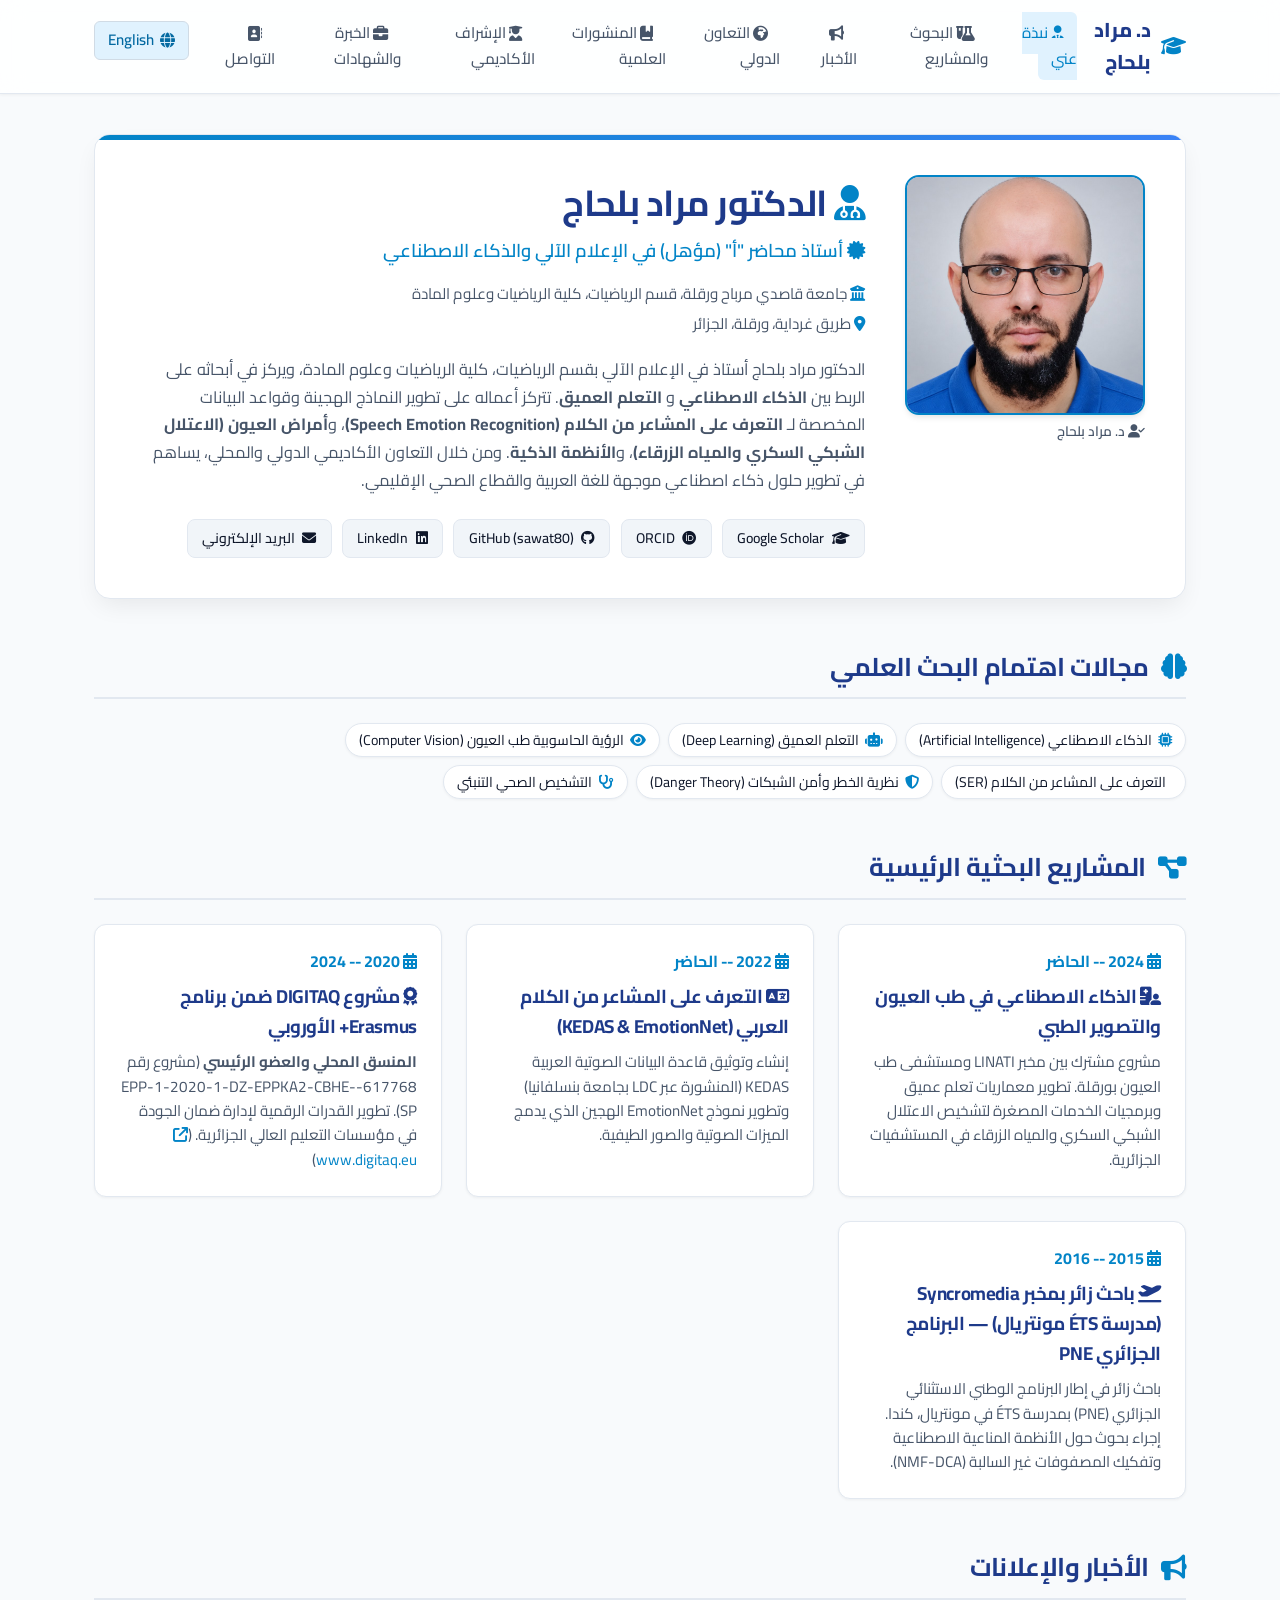
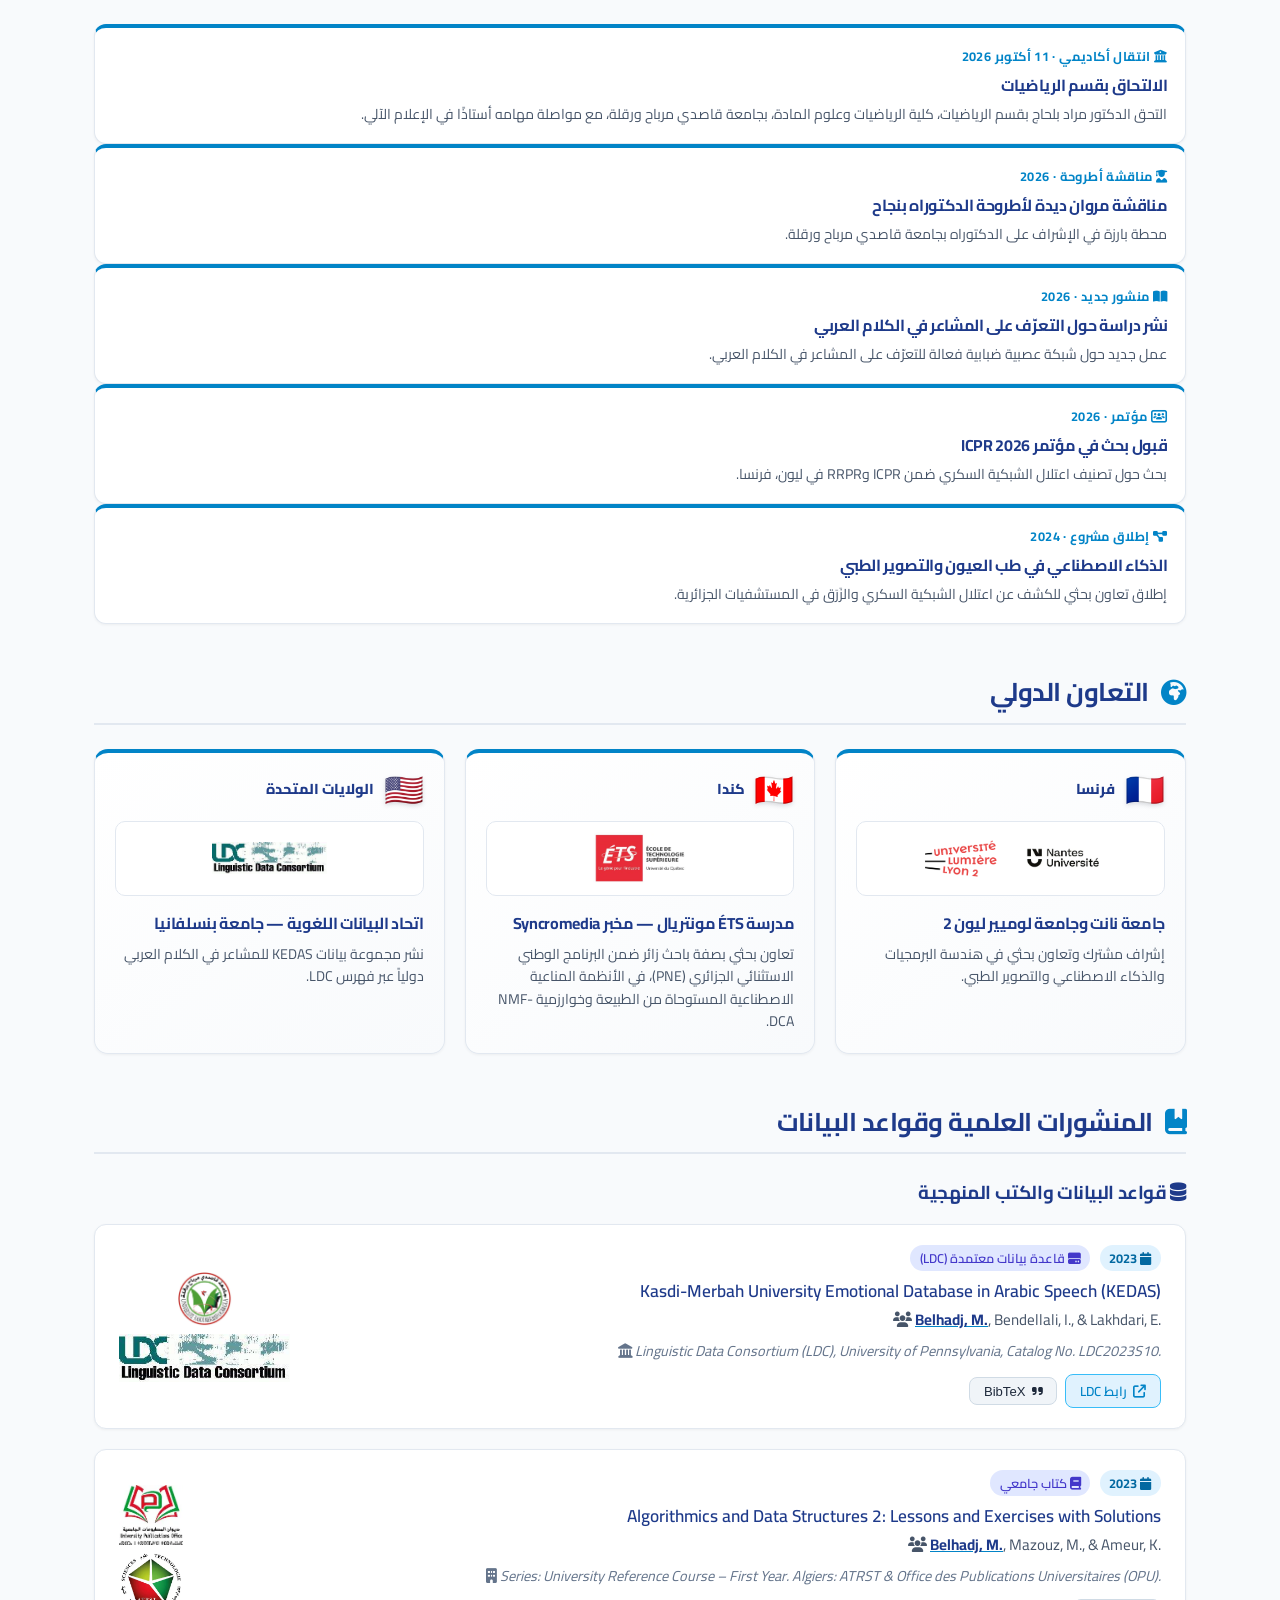
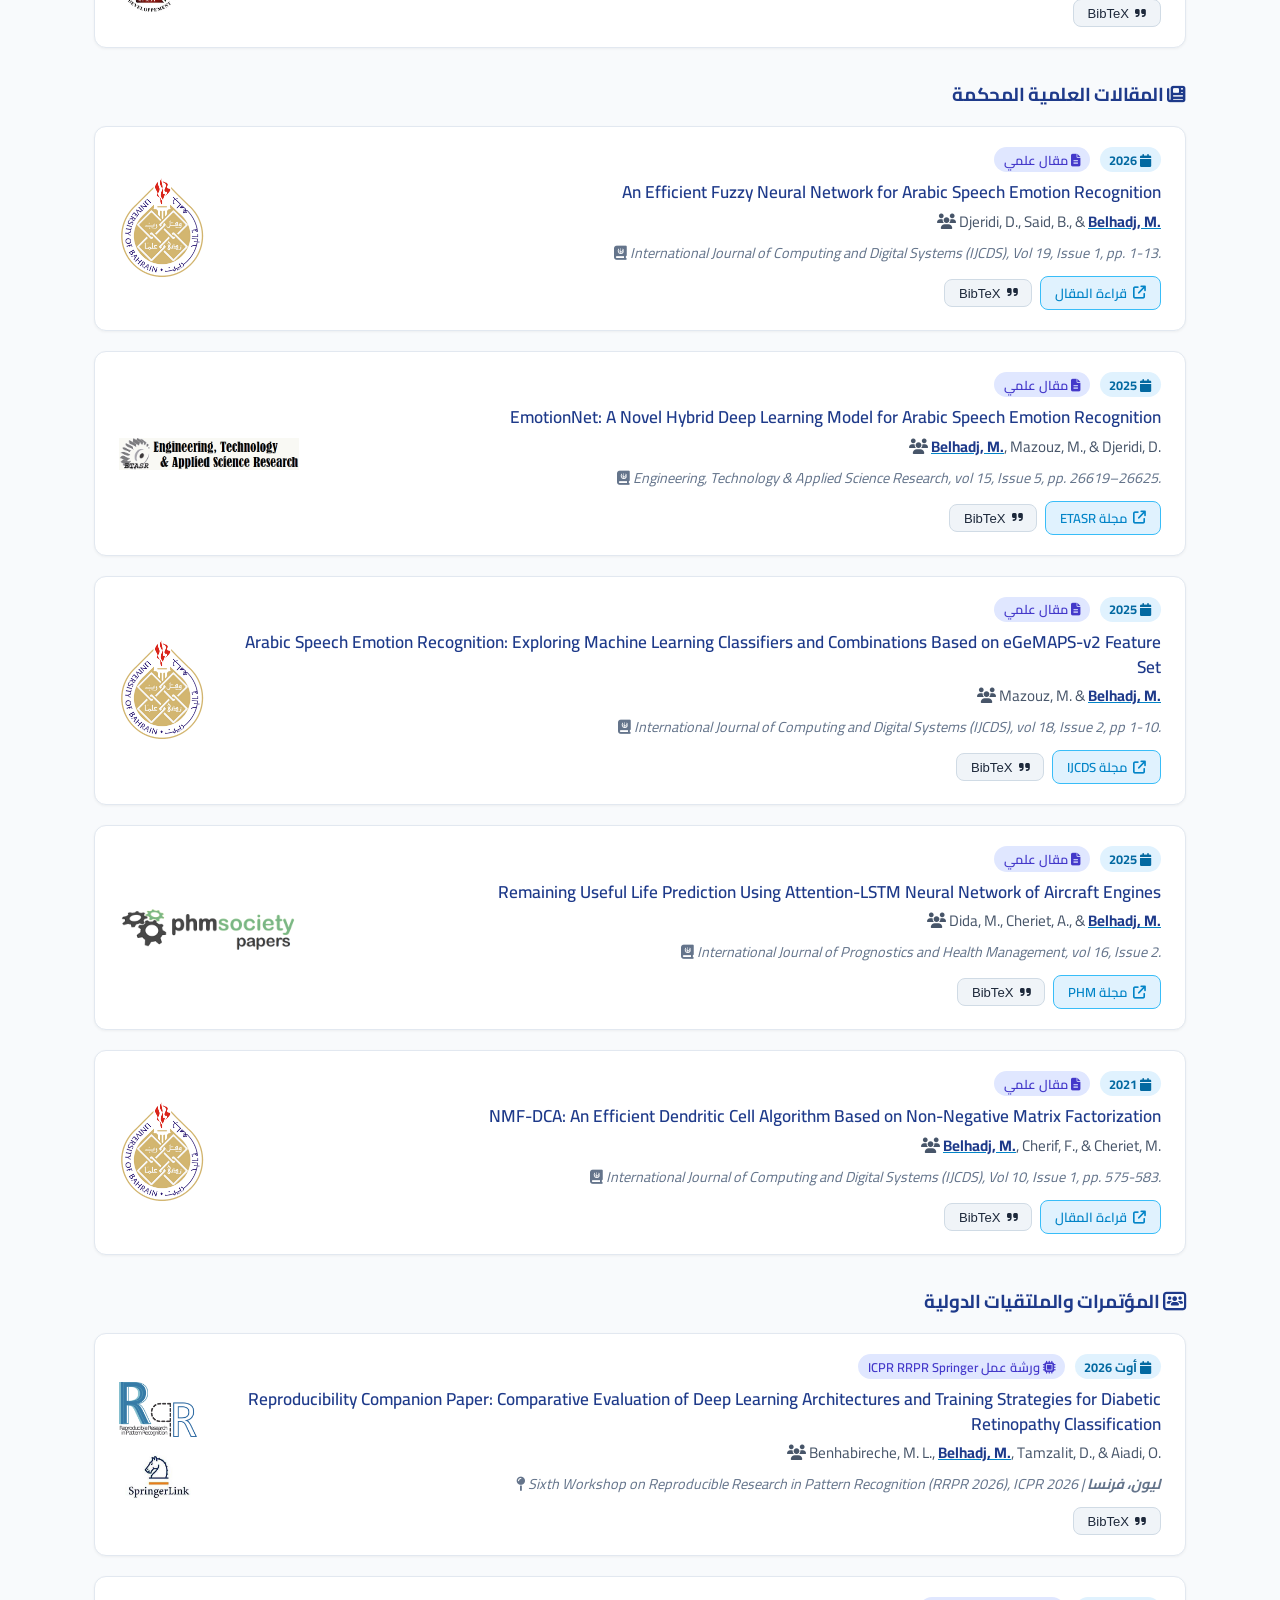
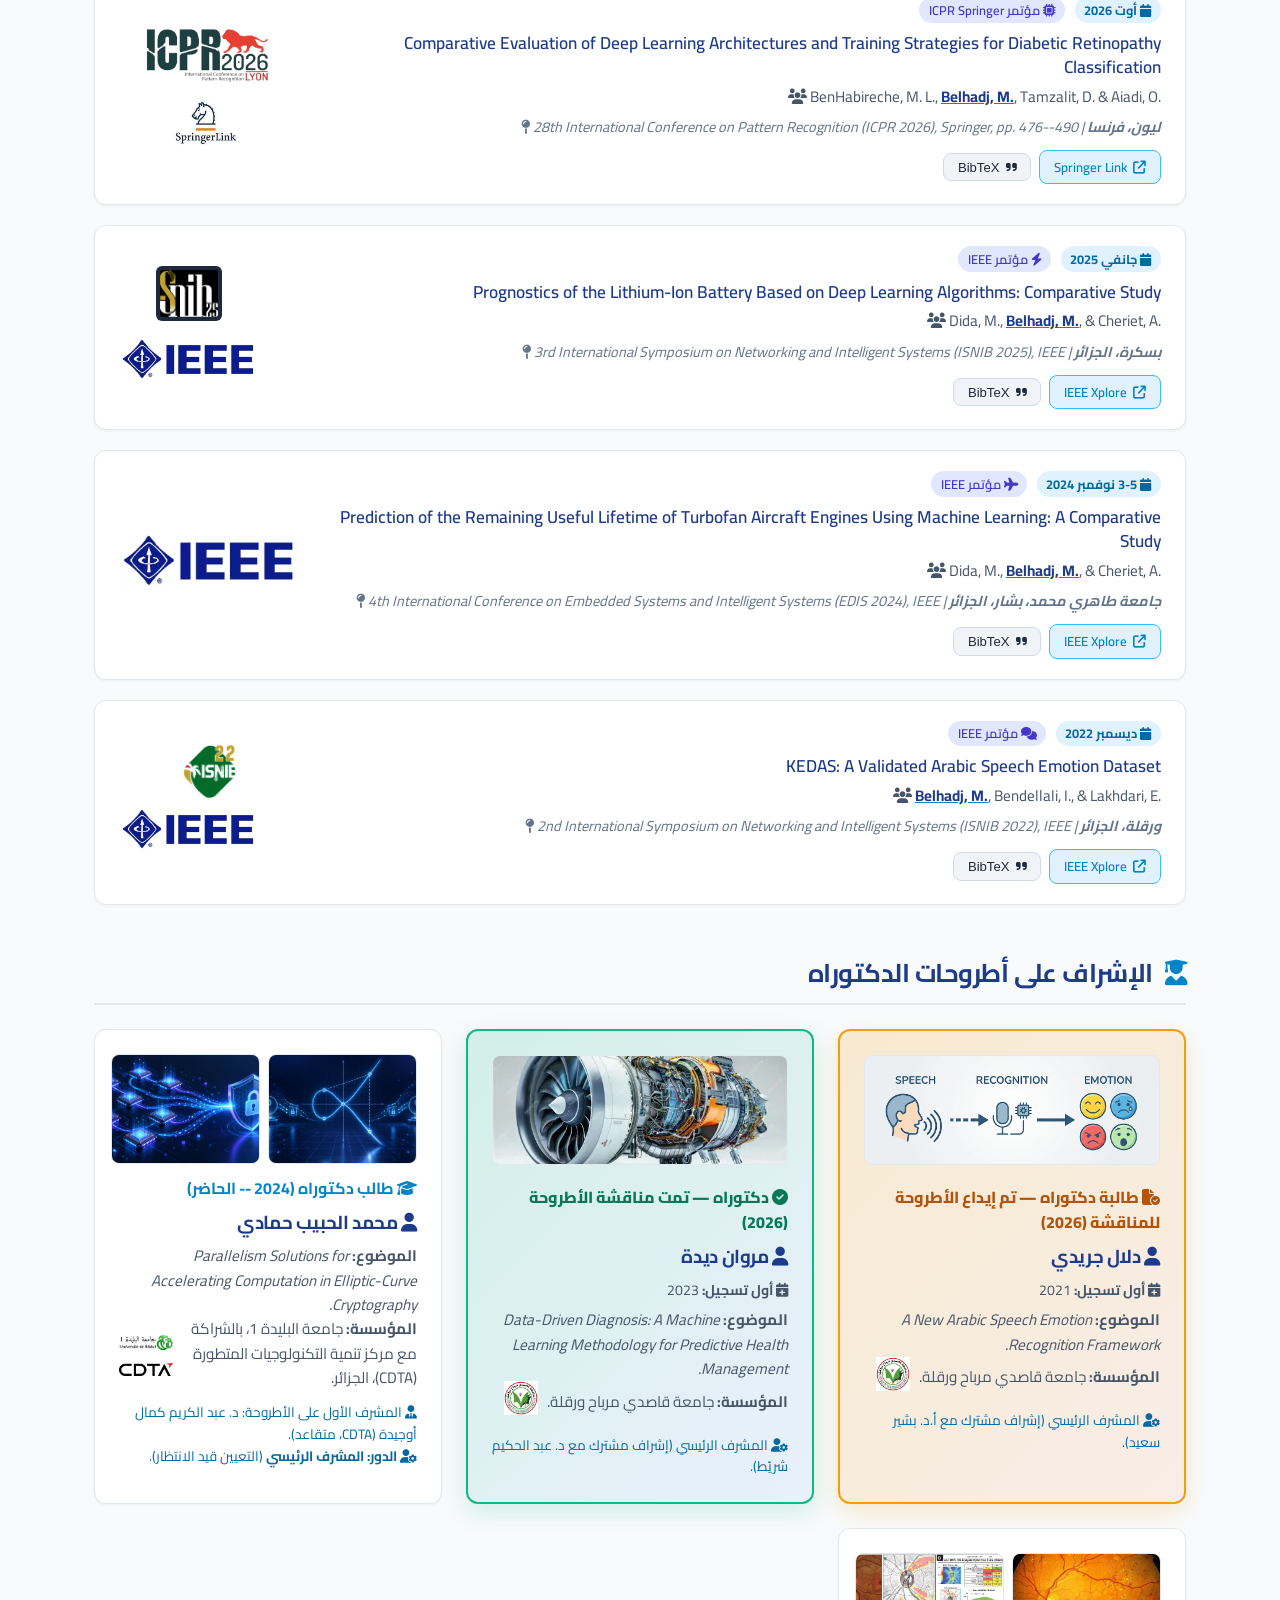
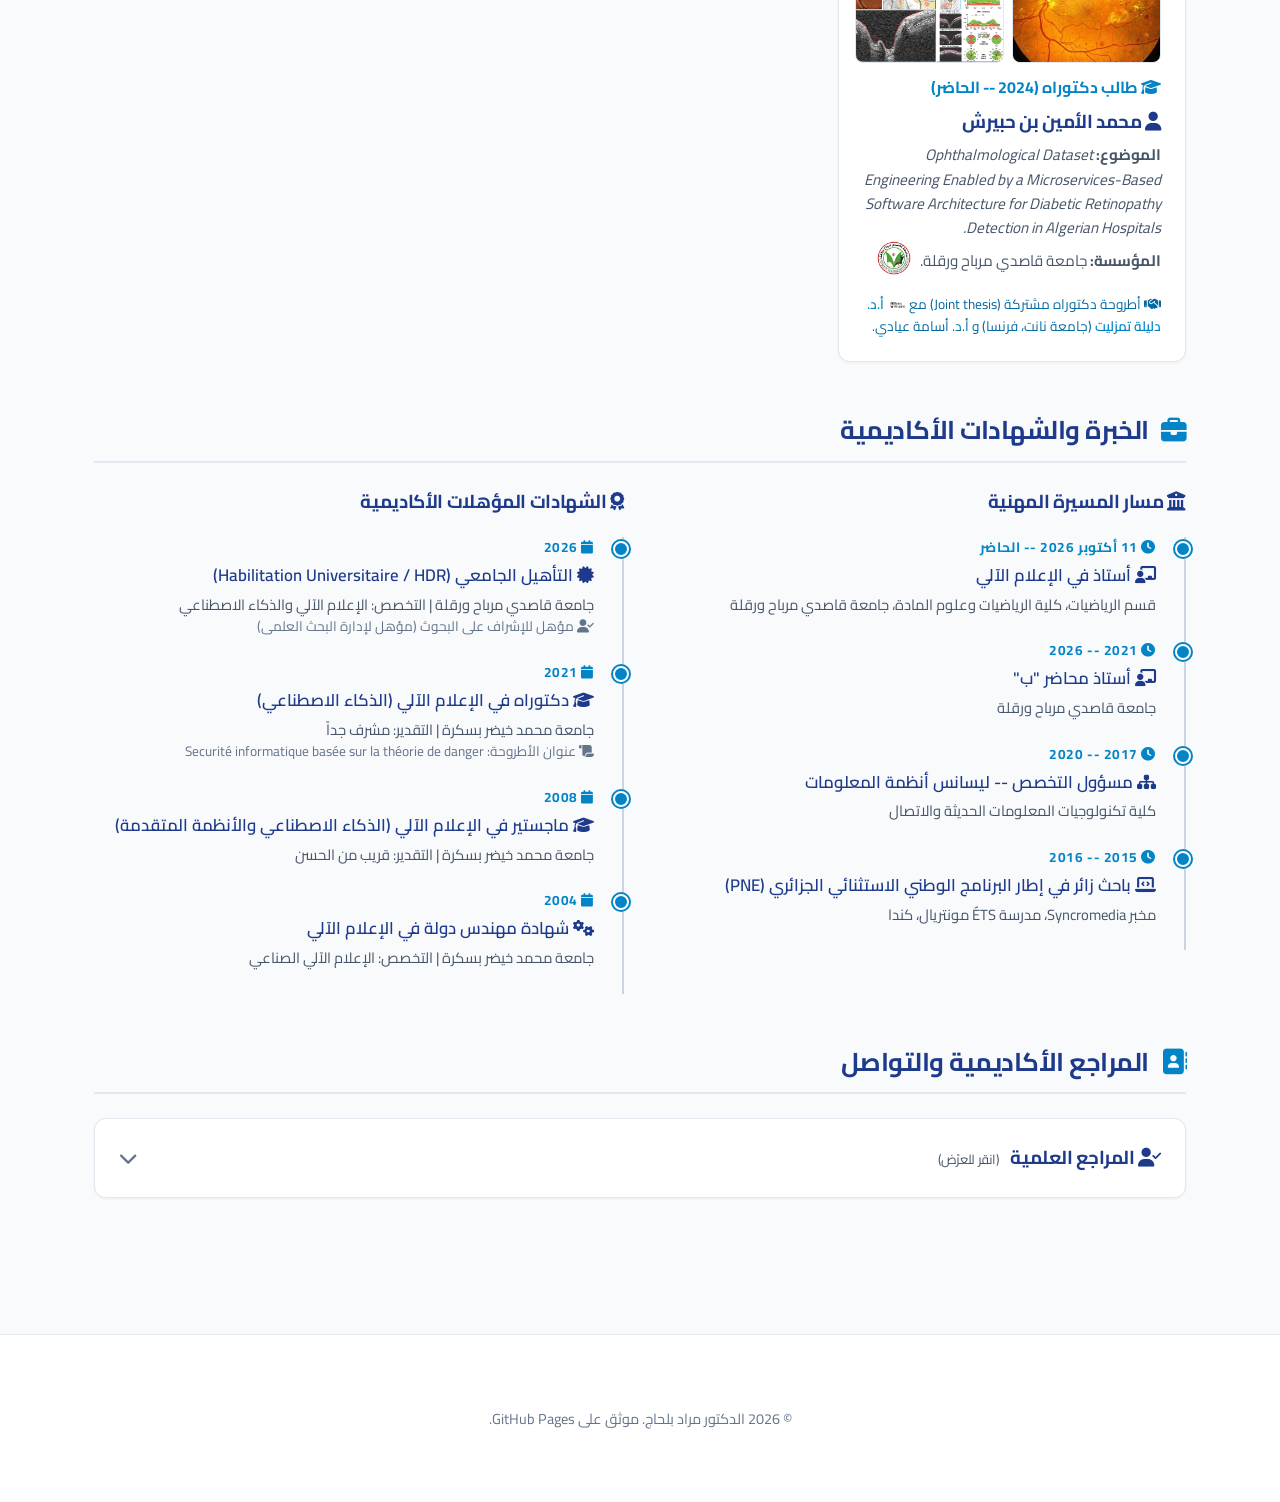
<file: index_ar.html>
<!DOCTYPE html>
<html lang="ar" dir="rtl">
<head>
  <!-- Google tag (gtag.js) -->
  <script async src="https://www.googletagmanager.com/gtag/js?id=G-BW6QEL1H12"></script>
  <script>
    window.dataLayer = window.dataLayer || [];
    function gtag(){dataLayer.push(arguments);}
    gtag('js', new Date());

    gtag('config', 'G-BW6QEL1H12');
  </script>
  <meta charset="UTF-8">
  <meta name="viewport" content="width=device-width, initial-scale=1.0">
  <title>الدكتور مراد بلحاج | السيرة الأكاديمية والبحوث</title>
  <meta name="description" content="السيرة الذاتية والأكاديمية، المنشورات العلمية، والبحوث للدكتور مراد بلحاج، أستاذ في الإعلام الآلي بقسم الرياضيات، كلية الرياضيات وعلوم المادة، جامعة قاصدي مرباح ورقلة.">
  
  <!-- Google Fonts & Font Awesome Icons -->
  <link rel="preconnect" href="https://fonts.googleapis.com">
  <link rel="preconnect" href="https://fonts.gstatic.com" crossorigin>
  <link href="https://fonts.googleapis.com/css2?family=Cairo:wght@300;400;500;600;700;800&family=Inter:wght@400;500;600;700&family=JetBrains+Mono:wght@400;500&display=swap" rel="stylesheet">
  <link rel="stylesheet" href="https://cdnjs.cloudflare.com/ajax/libs/font-awesome/6.4.0/css/all.min.css">
  
  <link rel="stylesheet" href="style.css">
  <style>
    body {
      font-family: 'Cairo', 'Inter', -apple-system, sans-serif;
    }
    .timeline-item {
      padding-left: 0;
      padding-right: 1.75rem;
      border-left: none;
      border-right: 2px solid #cbd5e1;
    }
    .timeline-item::before {
      left: auto;
      right: -7px;
    }
    .pub-title, .pub-authors, .pub-venue {
      direction: ltr;
      text-align: right;
    }
    pre.bibtex-code {
      direction: ltr;
      text-align: left;
    }
  </style>
</head>
<body>

  <!-- Navigation Bar -->
  <nav class="navbar">
    <div class="nav-container">
      <a href="#" class="nav-brand">
        <i class="fa-solid fa-graduation-cap"></i> د. مراد بلحاج
      </a>
      <ul class="nav-links">
        <li><a href="#about" class="active"><i class="fa-solid fa-user-tie"></i> نبذة عني</a></li>
        <li><a href="#research"><i class="fa-solid fa-flask-vial"></i> البحوث والمشاريع</a></li>
        <li><a href="#news"><i class="fa-solid fa-bullhorn"></i> الأخبار</a></li>
        <li><a href="#collaboration"><i class="fa-solid fa-earth-africa"></i> التعاون الدولي</a></li>
        <li><a href="#publications"><i class="fa-solid fa-book-bookmark"></i> المنشورات العلمية</a></li>
        <li><a href="#supervision"><i class="fa-solid fa-user-graduate"></i> الإشراف الأكاديمي</a></li>
        <li><a href="#experience"><i class="fa-solid fa-briefcase"></i> الخبرة والشهادات</a></li>
        <li><a href="#contact"><i class="fa-solid fa-address-book"></i> التواصل</a></li>
        <li><a href="index.html" class="btn-sm" style="background: var(--tag-bg); color: var(--tag-text); font-weight: 600;"><i class="fa-solid fa-globe"></i> English</a></li>
      </ul>
    </div>
  </nav>

  <div class="container">

    <!-- Hero / Profile Section -->
    <section id="about" class="hero-section">
      <div class="profile-avatar-wrapper">
        <img src="images/mourad_belhadj_profile.jpg" alt="الدكتور مراد بلحاج" class="profile-photo">
        <div class="avatar-subtitle"><i class="fa-solid fa-user-check"></i> د. مراد بلحاج</div>
      </div>
      
      <div class="hero-content">
        <h1><i class="fa-solid fa-user-doctor" style="color: var(--accent-primary);"></i> الدكتور مراد بلحاج</h1>
        <div class="hero-title-sub"><i class="fa-solid fa-certificate"></i> أستاذ محاضر "أ" (مؤهل) في الإعلام الآلي والذكاء الاصطناعي</div>
        
        <div class="hero-affiliation">
          <span><i class="fa-solid fa-building-columns" style="color: var(--accent-primary);"></i> جامعة قاصدي مرباح ورقلة، قسم الرياضيات، كلية الرياضيات وعلوم المادة</span>
          <span><i class="fa-solid fa-location-dot" style="color: var(--accent-primary);"></i> طريق غرداية، ورقلة، الجزائر</span>
        </div>

        <p class="hero-bio">
          الدكتور مراد بلحاج أستاذ في الإعلام الآلي بقسم الرياضيات، كلية الرياضيات وعلوم المادة، ويركز في أبحاثه على الربط بين 
          <strong>الذكاء الاصطناعي</strong> و <strong>التعلم العميق</strong>. تتركز أعماله على تطوير النماذج الهجينة 
          وقواعد البيانات المخصصة لـ <strong>التعرف على المشاعر من الكلام (Speech Emotion Recognition)</strong>، 
          و<strong>أمراض العيون (الاعتلال الشبكي السكري والمياه الزرقاء)</strong>، و<strong>الأنظمة الذكية</strong>. 
          ومن خلال التعاون الأكاديمي الدولي والمحلي، يساهم في تطوير حلول ذكاء اصطناعي موجهة للغة العربية والقطاع الصحي الإقليمي.
        </p>

        <div class="social-links">
          <a href="https://scholar.google.com/citations?user=g9hxXgEAAAAJ" target="_blank" class="social-btn">
            <i class="fa-solid fa-graduation-cap"></i> Google Scholar
          </a>
          <a href="https://orcid.org/0000-0002-5413-6662" target="_blank" class="social-btn">
            <i class="fa-brands fa-orcid"></i> ORCID
          </a>
          <a href="https://github.com/sawat80" target="_blank" class="social-btn">
            <i class="fa-brands fa-github"></i> GitHub (sawat80)
          </a>
          <a href="https://linkedin.com/in/mourad-belhadj" target="_blank" class="social-btn">
            <i class="fa-brands fa-linkedin"></i> LinkedIn
          </a>
          <a href="mailto:belhadj.mourad@univ-ouargla.dz" class="social-btn">
            <i class="fa-solid fa-envelope"></i> البريد الإلكتروني
          </a>
        </div>
      </div>
    </section>

    <!-- Research Interests -->
    <section class="section-container" style="margin-bottom: 3rem;">
      <h2 class="section-title"><i class="fa-solid fa-brain"></i> مجالات اهتمام البحث العلمي</h2>
      <div class="tag-cloud">
        <span class="tag"><i class="fa-solid fa-microchip"></i> الذكاء الاصطناعي (Artificial Intelligence)</span>
        <span class="tag"><i class="fa-solid fa-robot"></i> التعلم العميق (Deep Learning)</span>
        <span class="tag"><i class="fa-solid fa-eye"></i> الرؤية الحاسوبية طب العيون (Computer Vision)</span>
        <span class="tag"><i class="fa-solid fa-waveform"></i> التعرف على المشاعر من الكلام (SER)</span>
        <span class="tag"><i class="fa-solid fa-shield-halved"></i> نظرية الخطر وأمن الشبكات (Danger Theory)</span>
        <span class="tag"><i class="fa-solid fa-stethoscope"></i> التشخيص الصحي التنبئي</span>
      </div>
    </section>

    <!-- Active Research Projects & Grants -->
    <section id="research" style="margin-bottom: 3rem;">
      <h2 class="section-title"><i class="fa-solid fa-diagram-project"></i> المشاريع البحثية الرئيسية</h2>
      <div class="grid-2">
        <div class="card">
          <div style="color: var(--accent-primary); font-weight: 700; margin-bottom: 0.5rem;"><i class="fa-solid fa-calendar-days"></i> 2024 -- الحاضر</div>
          <h3><i class="fa-solid fa-hospital-user"></i> الذكاء الاصطناعي في طب العيون والتصوير الطبي</h3>
          <p style="color: var(--text-muted); font-size: 0.95rem; margin-top: 0.5rem;">
            مشروع مشترك بين مخبر LINATI ومستشفى طب العيون بورقلة. 
            تطوير معماريات تعلم عميق وبرمجيات الخدمات المصغرة لتشخيص الاعتلال الشبكي السكري 
            والمياه الزرقاء في المستشفيات الجزائرية.
          </p>
        </div>

        <div class="card">
          <div style="color: var(--accent-primary); font-weight: 700; margin-bottom: 0.5rem;"><i class="fa-solid fa-calendar-days"></i> 2022 -- الحاضر</div>
          <h3><i class="fa-solid fa-language"></i> التعرف على المشاعر من الكلام العربي (KEDAS & EmotionNet)</h3>
          <p style="color: var(--text-muted); font-size: 0.95rem; margin-top: 0.5rem;">
            إنشاء وتوثيق قاعدة البيانات الصوتية العربية KEDAS (المنشورة عبر LDC بجامعة بنسلفانيا) 
            وتطوير نموذج EmotionNet الهجين الذي يدمج الميزات الصوتية والصور الطيفية.
          </p>
        </div>

        <div class="card">
          <div style="color: var(--accent-primary); font-weight: 700; margin-bottom: 0.5rem;"><i class="fa-solid fa-calendar-days"></i> 2020 -- 2024</div>
          <h3><i class="fa-solid fa-award"></i> مشروع DIGITAQ ضمن برنامج Erasmus+ الأوروبي</h3>
          <p style="color: var(--text-muted); font-size: 0.95rem; margin-top: 0.5rem;">
            <strong>المنسق المحلي والعضو الرئيسي</strong> (مشروع رقم 617768-EPP-1-2020-1-DZ-EPPKA2-CBHE-SP). 
            تطوير القدرات الرقمية لإدارة ضمان الجودة في مؤسسات التعليم العالي الجزائرية. 
            (<a href="https://www.digitaq.eu" target="_blank"><i class="fa-solid fa-arrow-up-right-from-square"></i> www.digitaq.eu</a>)
          </p>
        </div>

        <div class="card">
          <div style="color: var(--accent-primary); font-weight: 700; margin-bottom: 0.5rem;"><i class="fa-solid fa-calendar-days"></i> 2015 -- 2016</div>
          <h3><i class="fa-solid fa-plane-departure"></i> باحث زائر بمخبر Syncromedia (مدرسة ÉTS مونتريال) — البرنامج الجزائري PNE</h3>
          <p style="color: var(--text-muted); font-size: 0.95rem; margin-top: 0.5rem;">
            باحث زائر في إطار البرنامج الوطني الاستثنائي الجزائري (PNE) بمدرسة ÉTS في مونتريال، كندا. 
            إجراء بحوث حول الأنظمة المناعية الاصطناعية وتفكيك المصفوفات غير السالبة (NMF-DCA).
          </p>
        </div>
      </div>
    </section>


    <!-- الأخبار والإعلانات -->
    <section id="news" style="margin-bottom: 3rem;">
      <h2 class="section-title"><i class="fa-solid fa-bullhorn"></i> الأخبار والإعلانات</h2>
      <div class="news-grid">
        <article class="news-card"><div class="news-meta"><i class="fa-solid fa-building-columns"></i> انتقال أكاديمي · 11 أكتوبر 2026</div><h3>الالتحاق بقسم الرياضيات</h3><p>التحق الدكتور مراد بلحاج بقسم الرياضيات، كلية الرياضيات وعلوم المادة، بجامعة قاصدي مرباح ورقلة، مع مواصلة مهامه أستاذًا في الإعلام الآلي.</p></article>
        <article class="news-card"><div class="news-meta"><i class="fa-solid fa-user-graduate"></i> مناقشة أطروحة · 2026</div><h3>مناقشة مروان ديدة لأطروحة الدكتوراه بنجاح</h3><p>محطة بارزة في الإشراف على الدكتوراه بجامعة قاصدي مرباح ورقلة.</p></article>
        <article class="news-card"><div class="news-meta"><i class="fa-solid fa-book-open"></i> منشور جديد · 2026</div><h3>نشر دراسة حول التعرّف على المشاعر في الكلام العربي</h3><p>عمل جديد حول شبكة عصبية ضبابية فعالة للتعرّف على المشاعر في الكلام العربي.</p></article>
        <article class="news-card"><div class="news-meta"><i class="fa-solid fa-users-rectangle"></i> مؤتمر · 2026</div><h3>قبول بحث في مؤتمر ICPR 2026</h3><p>بحث حول تصنيف اعتلال الشبكية السكري ضمن ICPR وRRPR في ليون، فرنسا.</p></article>
        
        <article class="news-card"><div class="news-meta"><i class="fa-solid fa-diagram-project"></i> إطلاق مشروع · 2024</div><h3>الذكاء الاصطناعي في طب العيون والتصوير الطبي</h3><p>إطلاق تعاون بحثي للكشف عن اعتلال الشبكية السكري والزَرَق في المستشفيات الجزائرية.</p></article>
      </div>
    </section>

    <!-- الأثر الأكاديمي -->
    <!-- التعاون الدولي -->
    <section id="collaboration" class="collaboration-section">
      <h2 class="section-title"><i class="fa-solid fa-earth-africa"></i> التعاون الدولي</h2>
      <div class="collaboration-grid">
        <article class="collaboration-card">
          <div class="collaboration-country"><span class="country-flag" aria-hidden="true">🇫🇷</span><span>فرنسا</span></div>
          <div class="institution-logos">
            <a href="https://www.univ-nantes.fr/" target="_blank" rel="noopener" title="جامعة نانت وجامعة لوميير ليون 2"><img src="images/logo_nantes.png" alt="شعار جامعة نانت"></a>
            <a href="https://www.univ-lyon2.fr/" target="_blank" rel="noopener" title="جامعة نانت وجامعة لوميير ليون 2"><img src="images/logo_lyon2.png" alt="شعار جامعة ليون 2"></a>
          </div>
          <h3>جامعة نانت وجامعة لوميير ليون 2</h3>
          <p>إشراف مشترك وتعاون بحثي في هندسة البرمجيات والذكاء الاصطناعي والتصوير الطبي.</p>
        </article>
        <article class="collaboration-card">
          <div class="collaboration-country"><span class="country-flag" aria-hidden="true">🇨🇦</span><span>كندا</span></div>
          <div class="institution-logos">
            <a href="https://www.etsmtl.ca/" target="_blank" rel="noopener" title="مدرسة ÉTS مونتريال — مخبر Syncromedia"><img src="images/logo_ets.png" alt="شعار مدرسة ÉTS مونتريال"></a>
          </div>
          <h3>مدرسة ÉTS مونتريال — مخبر Syncromedia</h3>
          <p>تعاون بحثي بصفة باحث زائر ضمن البرنامج الوطني الاستثنائي الجزائري (PNE)، في الأنظمة المناعية الاصطناعية المستوحاة من الطبيعة وخوارزمية NMF-DCA.</p>
        </article>
        <article class="collaboration-card">
          <div class="collaboration-country"><span class="country-flag" aria-hidden="true">🇺🇸</span><span>الولايات المتحدة</span></div>
          <div class="institution-logos">
            <a href="https://www.ldc.upenn.edu/" target="_blank" rel="noopener" title="اتحاد البيانات اللغوية — جامعة بنسلفانيا"><img src="images/logo_ldc.png" alt="شعار اتحاد البيانات اللغوية"></a>
          </div>
          <h3>اتحاد البيانات اللغوية — جامعة بنسلفانيا</h3>
          <p>نشر مجموعة بيانات KEDAS للمشاعر في الكلام العربي دولياً عبر فهرس LDC.</p>
        </article>
      </div>
    </section>

    <!-- Publications Section -->
    <section id="publications" style="margin-bottom: 3rem;">
      <h2 class="section-title"><i class="fa-solid fa-book-bookmark"></i> المنشورات العلمية وقواعد البيانات</h2>
      
      <!-- Datasets & Books -->
      <h3 style="margin: 1.5rem 0 1rem 0; color: var(--accent-navy);"><i class="fa-solid fa-database"></i> قواعد البيانات والكتب المنهجية</h3>
      
      <div class="publication-card">
        <div class="pub-card-body">
          <div class="pub-header">
            <span class="pub-year"><i class="fa-solid fa-calendar"></i> 2023</span>
            <span class="pub-type"><i class="fa-solid fa-hard-drive"></i> قاعدة بيانات معتمدة (LDC)</span>
          </div>
          <div class="pub-title">Kasdi-Merbah University Emotional Database in Arabic Speech (KEDAS)</div>
          <div class="pub-authors"><i class="fa-solid fa-users"></i> <strong>Belhadj, M.</strong>, Bendellali, I., & Lakhdari, E.</div>
          <div class="pub-venue"><i class="fa-solid fa-landmark"></i> Linguistic Data Consortium (LDC), University of Pennsylvania, Catalog No. LDC2023S10.</div>
          <div class="pub-actions">
            <a href="https://catalog.ldc.upenn.edu/LDC2023S10" target="_blank" class="btn-sm btn-primary-sm"><i class="fa-solid fa-arrow-up-right-from-square"></i> رابط LDC</a>
            <button class="btn-sm" onclick="showBibtex('kedas2023')"><i class="fa-solid fa-quote-right"></i> BibTeX</button>
          </div>
        </div>
        <div style="display: flex; flex-direction: column; gap: 0.5rem; align-items: center;">
          <img src="images/logo_ouargla.png" alt="جامعة ورقلة" class="pub-logo" style="max-height: 55px;">
          <img src="images/logo_ldc.png" alt="شعار LDC" class="pub-logo" style="max-height: 48px;">
        </div>
      </div>

      <div class="publication-card">
        <div class="pub-card-body">
          <div class="pub-header">
            <span class="pub-year"><i class="fa-solid fa-calendar"></i> 2023</span>
            <span class="pub-type"><i class="fa-solid fa-book"></i> كتاب جامعي</span>
          </div>
          <div class="pub-title">Algorithmics and Data Structures 2: Lessons and Exercises with Solutions</div>
          <div class="pub-authors"><i class="fa-solid fa-users"></i> <strong>Belhadj, M.</strong>, Mazouz, M., & Ameur, K.</div>
          <div class="pub-venue"><i class="fa-solid fa-building"></i> Series: University Reference Course – First Year. Algiers: ATRST & Office des Publications Universitaires (OPU).</div>
          <div class="pub-actions">
            <button class="btn-sm" onclick="showBibtex('belhadj2023textbook')"><i class="fa-solid fa-quote-right"></i> BibTeX</button>
          </div>
        </div>
        <div style="display: flex; flex-direction: column; gap: 0.5rem; align-items: center;">
          <img src="images/logo_opu.png" alt="شعار ديوان المطبوعات الجامعية" class="pub-logo" style="max-height: 60px;">
          <img src="images/logo_atrst.png" alt="شعار ATRST" class="pub-logo" style="max-height: 60px;">
        </div>
      </div>

      <!-- Journal Articles -->
      <h3 style="margin: 2rem 0 1rem 0; color: var(--accent-navy);"><i class="fa-solid fa-newspaper"></i> المقالات العلمية المحكمة</h3>

      <div class="publication-card">
        <div class="pub-card-body">
          <div class="pub-header"><span class="pub-year"><i class="fa-solid fa-calendar"></i> 2026</span><span class="pub-type"><i class="fa-solid fa-file-lines"></i> مقال علمي</span></div>
          <div class="pub-title">An Efficient Fuzzy Neural Network for Arabic Speech Emotion Recognition</div>
          <div class="pub-authors"><i class="fa-solid fa-users"></i> Djeridi, D., Said, B., & <strong>Belhadj, M.</strong></div>
          <div class="pub-venue"><i class="fa-solid fa-journal-whills"></i> International Journal of Computing and Digital Systems (IJCDS), Vol 19, Issue 1, pp. 1-13.</div>
          <div class="pub-actions">
            <a href="https://journal.uob.edu.bh/bitstreams/e0854fc7-91d5-4d75-b9c1-8eb22088a792" target="_blank" class="btn-sm btn-primary-sm"><i class="fa-solid fa-arrow-up-right-from-square"></i> قراءة المقال</a>
            <button class="btn-sm" onclick="showBibtex('djeridi2026fuzzy')"><i class="fa-solid fa-quote-right"></i> BibTeX</button>
          </div>
        </div>
        <img src="images/logo_uob.png" alt="شعار جامعة البحرين" class="pub-logo">
      </div>

      <div class="publication-card">
        <div class="pub-card-body">
          <div class="pub-header"><span class="pub-year"><i class="fa-solid fa-calendar"></i> 2025</span><span class="pub-type"><i class="fa-solid fa-file-lines"></i> مقال علمي</span></div>
          <div class="pub-title">EmotionNet: A Novel Hybrid Deep Learning Model for Arabic Speech Emotion Recognition</div>
          <div class="pub-authors"><i class="fa-solid fa-users"></i> <strong>Belhadj, M.</strong>, Mazouz, M., & Djeridi, D.</div>
          <div class="pub-venue"><i class="fa-solid fa-journal-whills"></i> Engineering, Technology & Applied Science Research, vol 15, Issue 5, pp. 26619–26625.</div>
          <div class="pub-actions">
            <a href="https://etasr.com/index.php/ETASR/article/view/12035" target="_blank" class="btn-sm btn-primary-sm"><i class="fa-solid fa-arrow-up-right-from-square"></i> مجلة ETASR</a>
            <button class="btn-sm" onclick="showBibtex('belhadj2025emotionnet')"><i class="fa-solid fa-quote-right"></i> BibTeX</button>
          </div>
        </div>
        <img src="images/logo_etasr.png" alt="شعار مجلة ETASR" class="pub-logo">
      </div>

      <div class="publication-card">
        <div class="pub-card-body">
          <div class="pub-header"><span class="pub-year"><i class="fa-solid fa-calendar"></i> 2025</span><span class="pub-type"><i class="fa-solid fa-file-lines"></i> مقال علمي</span></div>
          <div class="pub-title">Arabic Speech Emotion Recognition: Exploring Machine Learning Classifiers and Combinations Based on eGeMAPS-v2 Feature Set</div>
          <div class="pub-authors"><i class="fa-solid fa-users"></i> Mazouz, M. & <strong>Belhadj, M.</strong></div>
          <div class="pub-venue"><i class="fa-solid fa-journal-whills"></i> International Journal of Computing and Digital Systems (IJCDS), vol 18, Issue 2, pp 1-10.</div>
          <div class="pub-actions">
            <a href="https://journal.uob.edu.bh/items/327a57df-f5c2-46e1-96a6-7db7a7578175" target="_blank" class="btn-sm btn-primary-sm"><i class="fa-solid fa-arrow-up-right-from-square"></i> مجلة IJCDS</a>
            <button class="btn-sm" onclick="showBibtex('mazouz2025egemaps')"><i class="fa-solid fa-quote-right"></i> BibTeX</button>
          </div>
        </div>
        <img src="images/logo_uob.png" alt="شعار جامعة البحرين" class="pub-logo">
      </div>

      <div class="publication-card">
        <div class="pub-card-body">
          <div class="pub-header"><span class="pub-year"><i class="fa-solid fa-calendar"></i> 2025</span><span class="pub-type"><i class="fa-solid fa-file-lines"></i> مقال علمي</span></div>
          <div class="pub-title">Remaining Useful Life Prediction Using Attention-LSTM Neural Network of Aircraft Engines</div>
          <div class="pub-authors"><i class="fa-solid fa-users"></i> Dida, M., Cheriet, A., & <strong>Belhadj, M.</strong></div>
          <div class="pub-venue"><i class="fa-solid fa-journal-whills"></i> International Journal of Prognostics and Health Management, vol 16, Issue 2.</div>
          <div class="pub-actions">
            <a href="https://papers.phmsociety.org/index.php/ijphm/article/view/4274" target="_blank" class="btn-sm btn-primary-sm"><i class="fa-solid fa-arrow-up-right-from-square"></i> مجلة PHM</a>
            <button class="btn-sm" onclick="showBibtex('dida2025attention')"><i class="fa-solid fa-quote-right"></i> BibTeX</button>
          </div>
        </div>
        <img src="images/logo_phm.png" alt="شعار جمعية PHM" class="pub-logo">
      </div>

      <div class="publication-card">
        <div class="pub-card-body">
          <div class="pub-header"><span class="pub-year"><i class="fa-solid fa-calendar"></i> 2021</span><span class="pub-type"><i class="fa-solid fa-file-lines"></i> مقال علمي</span></div>
          <div class="pub-title">NMF-DCA: An Efficient Dendritic Cell Algorithm Based on Non-Negative Matrix Factorization</div>
          <div class="pub-authors"><i class="fa-solid fa-users"></i> <strong>Belhadj, M.</strong>, Cherif, F., & Cheriet, M.</div>
          <div class="pub-venue"><i class="fa-solid fa-journal-whills"></i> International Journal of Computing and Digital Systems (IJCDS), Vol 10, Issue 1, pp. 575-583.</div>
          <div class="pub-actions">
            <a href="https://journal.uob.edu.bh/items/e5a4f6c0-7860-4719-be64-b3e5b860c8e2" target="_blank" class="btn-sm btn-primary-sm"><i class="fa-solid fa-arrow-up-right-from-square"></i> قراءة المقال</a>
            <button class="btn-sm" onclick="showBibtex('belhadj2021nmfdca')"><i class="fa-solid fa-quote-right"></i> BibTeX</button>
          </div>
        </div>
        <img src="images/logo_uob.png" alt="شعار جامعة البحرين" class="pub-logo">
      </div>

      <!-- Conferences -->
      <h3 style="margin: 2rem 0 1rem 0; color: var(--accent-navy);"><i class="fa-solid fa-users-rectangle"></i> المؤتمرات والملتقيات الدولية</h3>

      <div class="publication-card">
        <div class="pub-card-body">
          <div class="pub-header"><span class="pub-year"><i class="fa-solid fa-calendar"></i> أوت 2026</span><span class="pub-type"><i class="fa-solid fa-microchip"></i> ورشة عمل ICPR RRPR Springer</span></div>
          <div class="pub-title">Reproducibility Companion Paper: Comparative Evaluation of Deep Learning Architectures and Training Strategies for Diabetic Retinopathy Classification</div>
          <div class="pub-authors"><i class="fa-solid fa-users"></i> Benhabireche, M. L., <strong>Belhadj, M.</strong>, Tamzalit, D., & Aiadi, O.</div>
          <div class="pub-venue"><i class="fa-solid fa-map-pin"></i> Sixth Workshop on Reproducible Research in Pattern Recognition (RRPR 2026), ICPR 2026 | <strong>ليون، فرنسا</strong></div>
          <div class="pub-actions">
            <button class="btn-sm" onclick="showBibtex('benhabireche2026reproducibility')"><i class="fa-solid fa-quote-right"></i> BibTeX</button>
          </div>
        </div>
        <div style="display: flex; flex-direction: column; gap: 0.5rem; align-items: center;">
          <a href="https://rrpr2026.sciencesconf.org/" target="_blank" title="ورشة RRPR 2026">
            <img src="images/logo_rrpr.png" alt="شعار RRPR" class="pub-logo" style="max-height: 55px;">
          </a>
          <a href="https://link.springer.com/" target="_blank" title="SpringerLink">
            <img src="images/logo_springerlink.png" alt="شعار Springer" class="pub-logo" style="max-height: 48px;">
          </a>
        </div>
      </div>

      <div class="publication-card">
        <div class="pub-card-body">
          <div class="pub-header"><span class="pub-year"><i class="fa-solid fa-calendar"></i> أوت 2026</span><span class="pub-type"><i class="fa-solid fa-microchip"></i> مؤتمر ICPR Springer</span></div>
          <div class="pub-title">Comparative Evaluation of Deep Learning Architectures and Training Strategies for Diabetic Retinopathy Classification</div>
          <div class="pub-authors"><i class="fa-solid fa-users"></i> BenHabireche, M. L., <strong>Belhadj, M.</strong>, Tamzalit, D. & Aiadi, O.</div>
          <div class="pub-venue"><i class="fa-solid fa-map-pin"></i> 28th International Conference on Pattern Recognition (ICPR 2026), Springer, pp. 476--490 | <strong>ليون، فرنسا</strong></div>
          <div class="pub-actions">
            <a href="https://link.springer.com/book/10.1007/978-3-032-31663-9" target="_blank" class="btn-sm btn-primary-sm"><i class="fa-solid fa-arrow-up-right-from-square"></i> Springer Link</a>
            <button class="btn-sm" onclick="showBibtex('benhabireche2026')"><i class="fa-solid fa-quote-right"></i> BibTeX</button>
          </div>
        </div>
        <div style="display: flex; flex-direction: column; gap: 0.5rem; align-items: center;">
          <a href="https://www.icpr2026.org/" target="_blank" title="مؤتمر ICPR 2026 ليون">
            <img src="images/logo_icpr26.png" alt="شعار ICPR 2026" class="pub-logo" style="max-height: 55px;">
          </a>
          <a href="https://link.springer.com/book/10.1007/978-3-032-31663-9" target="_blank" title="SpringerLink">
            <img src="images/logo_springerlink.png" alt="شعار Springer" class="pub-logo" style="max-height: 48px;">
          </a>
        </div>
      </div>

      <div class="publication-card">
        <div class="pub-card-body">
          <div class="pub-header"><span class="pub-year"><i class="fa-solid fa-calendar"></i> جانفي 2025</span><span class="pub-type"><i class="fa-solid fa-bolt"></i> مؤتمر IEEE</span></div>
          <div class="pub-title">Prognostics of the Lithium-Ion Battery Based on Deep Learning Algorithms: Comparative Study</div>
          <div class="pub-authors"><i class="fa-solid fa-users"></i> Dida, M., <strong>Belhadj, M.</strong>, & Cheriet, A.</div>
          <div class="pub-venue"><i class="fa-solid fa-map-pin"></i> 3rd International Symposium on Networking and Intelligent Systems (ISNIB 2025), IEEE | <strong>بسكرة، الجزائر</strong></div>
          <div class="pub-actions">
            <a href="https://ieeexplore.ieee.org/abstract/document/10983693" target="_blank" class="btn-sm btn-primary-sm"><i class="fa-solid fa-arrow-up-right-from-square"></i> IEEE Xplore</a>
            <button class="btn-sm" onclick="showBibtex('dida2025lithium')"><i class="fa-solid fa-quote-right"></i> BibTeX</button>
          </div>
        </div>
        <div style="display: flex; flex-direction: column; gap: 0.5rem; align-items: center;">
          <a href="https://ieeexplore.ieee.org/abstract/document/10983693" target="_blank" title="مؤتمر ISNIB 2025">
            <img src="images/logo_isnib25.png" alt="شعار ISNIB 2025" class="pub-logo" style="background: #1e293b; padding: 4px; border-radius: 6px; max-height: 55px;">
          </a>
          <a href="https://ieeexplore.ieee.org/" target="_blank" title="المكتبة الرقمية IEEE Xplore">
            <img src="images/logo_ieee.png" alt="شعار IEEE" class="pub-logo" style="max-height: 45px;">
          </a>
        </div>
      </div>

      <div class="publication-card">
        <div class="pub-card-body">
          <div class="pub-header"><span class="pub-year"><i class="fa-solid fa-calendar"></i> 3-5 نوفمبر 2024</span><span class="pub-type"><i class="fa-solid fa-plane"></i> مؤتمر IEEE</span></div>
          <div class="pub-title">Prediction of the Remaining Useful Lifetime of Turbofan Aircraft Engines Using Machine Learning: A Comparative Study</div>
          <div class="pub-authors"><i class="fa-solid fa-users"></i> Dida, M., <strong>Belhadj, M.</strong>, & Cheriet, A.</div>
          <div class="pub-venue"><i class="fa-solid fa-map-pin"></i> 4th International Conference on Embedded Systems and Intelligent Systems (EDIS 2024), IEEE | <strong>جامعة طاهري محمد، بشار، الجزائر</strong></div>
          <div class="pub-actions">
            <a href="https://ieeexplore.ieee.org/document/10783269" target="_blank" class="btn-sm btn-primary-sm"><i class="fa-solid fa-arrow-up-right-from-square"></i> IEEE Xplore</a>
            <button class="btn-sm" onclick="showBibtex('dida2024turbofan')"><i class="fa-solid fa-quote-right"></i> BibTeX</button>
          </div>
        </div>
        <a href="https://ieeexplore.ieee.org/document/10783269" target="_blank" title="المكتبة الرقمية IEEE Xplore">
          <img src="images/logo_ieee.png" alt="شعار IEEE" class="pub-logo">
        </a>
      </div>

      <div class="publication-card">
        <div class="pub-card-body">
          <div class="pub-header"><span class="pub-year"><i class="fa-solid fa-calendar"></i> ديسمبر 2022</span><span class="pub-type"><i class="fa-solid fa-comments"></i> مؤتمر IEEE</span></div>
          <div class="pub-title">KEDAS: A Validated Arabic Speech Emotion Dataset</div>
          <div class="pub-authors"><i class="fa-solid fa-users"></i> <strong>Belhadj, M.</strong>, Bendellali, I., & Lakhdari, E.</div>
          <div class="pub-venue"><i class="fa-solid fa-map-pin"></i> 2nd International Symposium on Networking and Intelligent Systems (ISNIB 2022), IEEE | <strong>ورقلة، الجزائر</strong></div>
          <div class="pub-actions">
            <a href="https://ieeexplore.ieee.org/document/10075694" target="_blank" class="btn-sm btn-primary-sm"><i class="fa-solid fa-arrow-up-right-from-square"></i> IEEE Xplore</a>
            <button class="btn-sm" onclick="showBibtex('belhadj2022kedasconf')"><i class="fa-solid fa-quote-right"></i> BibTeX</button>
          </div>
        </div>
        <div style="display: flex; flex-direction: column; gap: 0.5rem; align-items: center;">
          <img src="images/logo_isnib.png" alt="شعار ISNIB" class="pub-logo" style="max-height: 55px;">
          <a href="https://ieeexplore.ieee.org/document/10075694" target="_blank" title="المكتبة الرقمية IEEE Xplore">
            <img src="images/logo_ieee.png" alt="شعار IEEE" class="pub-logo" style="max-height: 45px;">
          </a>
        </div>
      </div>

    </section>

    <!-- PhD Supervision -->
    <section id="supervision" style="margin-bottom: 3rem;">
      <h2 class="section-title"><i class="fa-solid fa-user-graduate"></i> الإشراف على أطروحات الدكتوراه</h2>
      <div class="grid-2">
        
        <div class="card" style="background: linear-gradient(135deg, rgba(245, 158, 11, 0.18), rgba(249, 115, 22, 0.09)); border: 2px solid #f59e0b; box-shadow: 0 8px 24px rgba(245, 158, 11, 0.20);">
          <div style="margin-bottom: 0.75rem;">
            <img src="images/ser_diagram.png" alt="التعرف على المشاعر من الكلام" style="width: 100%; height: 110px; object-fit: cover; border-radius: 8px; border: 1px solid var(--border-color);">
          </div>
          <div style="color: #b45309; font-weight: 800;"><i class="fa-solid fa-file-circle-check"></i> طالبة دكتوراه — تم إيداع الأطروحة للمناقشة (2026)</div>
          <h3 style="margin: 0.4rem 0;"><i class="fa-solid fa-user"></i> دلال جريدي</h3>
          <div style="margin: 0.15rem 0 0.45rem; color: var(--text-muted); font-size: 0.88rem;"><i class="fa-solid fa-calendar-plus"></i> <strong>أول تسجيل:</strong> 2021</div>

          <p style="color: var(--text-muted); font-size: 0.95rem;">
            <strong>الموضوع:</strong> <em>A New Arabic Speech Emotion Recognition Framework.</em>
          </p>
          <p style="color: var(--text-muted); font-size: 0.95rem; display: flex; flex-direction: row-reverse; align-items: center; justify-content: flex-end; gap: 0.55rem;">
            <a href="https://www.univ-ouargla.dz/" target="_blank" title="جامعة قاصدي مرباح ورقلة"><img src="images/logo_ouargla.png" alt="شعار جامعة ورقلة" style="width: 34px; height: 34px; object-fit: contain; flex: 0 0 auto;"></a>
            <span><strong>المؤسسة:</strong> جامعة قاصدي مرباح ورقلة.</span>
          </p>
          <div style="margin-top: 0.75rem; font-size: 0.85rem; color: var(--tag-text);">
            <i class="fa-solid fa-user-gear"></i> المشرف الرئيسي (إشراف مشترك مع أ.د. بشير سعيد).
          </div>
        </div>

        <div class="card" style="background: linear-gradient(135deg, rgba(16, 185, 129, 0.16), rgba(59, 130, 246, 0.08)); border: 2px solid #10b981; box-shadow: 0 8px 24px rgba(16, 185, 129, 0.18);">
          <div style="margin-bottom: 0.75rem;">
            <img src="images/aircraft_engine.png" alt="التشخيص التنبئي لمحركات الطائرات" style="width: 100%; height: 110px; object-fit: cover; border-radius: 8px; border: 1px solid var(--border-color);">
          </div>
          <div style="color: #047857; font-weight: 800;"><i class="fa-solid fa-circle-check"></i> دكتوراه — تمت مناقشة الأطروحة (2026)</div>
          <h3 style="margin: 0.4rem 0;"><i class="fa-solid fa-user"></i> مروان ديدة</h3>
          <div style="margin: 0.15rem 0 0.45rem; color: var(--text-muted); font-size: 0.88rem;"><i class="fa-solid fa-calendar-plus"></i> <strong>أول تسجيل:</strong> 2023</div>

          <p style="color: var(--text-muted); font-size: 0.95rem;">
            <strong>الموضوع:</strong> <em>Data-Driven Diagnosis: A Machine Learning Methodology for Predictive Health Management.</em>
          </p>
          <p style="color: var(--text-muted); font-size: 0.95rem; display: flex; flex-direction: row-reverse; align-items: center; justify-content: flex-end; gap: 0.55rem;">
            <a href="https://www.univ-ouargla.dz/" target="_blank" title="جامعة قاصدي مرباح ورقلة"><img src="images/logo_ouargla.png" alt="شعار جامعة ورقلة" style="width: 34px; height: 34px; object-fit: contain; flex: 0 0 auto;"></a>
            <span><strong>المؤسسة:</strong> جامعة قاصدي مرباح ورقلة.</span>
          </p>
          <div style="margin-top: 0.75rem; font-size: 0.85rem; color: var(--tag-text);">
            <i class="fa-solid fa-user-gear"></i> المشرف الرئيسي (إشراف مشترك مع د. عبد الحكيم شريّط).
          </div>
        </div>
        <div class="card">
          <div style="display: flex; gap: 0.5rem; margin-bottom: 0.75rem;">
            <img src="images/ecc_cryptography.jpg" alt="التشفير باستخدام المنحنيات الإهليلجية" style="width: 50%; height: 110px; object-fit: cover; border-radius: 8px; border: 1px solid var(--border-color);">
            <img src="images/parallel_crypto.jpg" alt="الحوسبة المتوازية للتشفير" style="width: 50%; height: 110px; object-fit: cover; border-radius: 8px; border: 1px solid var(--border-color);">
          </div>
          <div style="color: var(--accent-primary); font-weight: 700;"><i class="fa-solid fa-graduation-cap"></i> طالب دكتوراه (2024 -- الحاضر)</div>
          <h3 style="margin: 0.4rem 0;"><i class="fa-solid fa-user"></i> محمد الحبيب حمادي</h3>
          <p style="color: var(--text-muted); font-size: 0.95rem;">
            <strong>الموضوع:</strong> <em>Parallelism Solutions for Accelerating Computation in Elliptic-Curve Cryptography.</em>
          </p>
          <p style="color: var(--text-muted); font-size: 0.95rem; display: flex; flex-direction: row-reverse; align-items: center; justify-content: flex-end; gap: 0.55rem;">
            <span style="display: flex; flex-direction: column; align-items: center; gap: 0.2rem; flex: 0 0 auto;">
              <a href="https://www.univ-blida.dz/" target="_blank" title="جامعة البليدة 1"><img src="images/logo_blida1.png" alt="شعار جامعة البليدة 1" style="width: 54px; height: 28px; object-fit: contain; display: block;"></a>
              <a href="https://www.cdta.dz/" target="_blank" title="مركز تنمية التكنولوجيات المتطورة"><img src="images/logo_cdta.png" alt="شعار مركز CDTA" style="width: 54px; height: 18px; object-fit: contain; display: block;"></a>
            </span>
            <span><strong>المؤسسة:</strong> جامعة البليدة 1، بالشراكة مع مركز تنمية التكنولوجيات المتطورة (CDTA)، الجزائر.</span>
          </p>
          <div style="margin-top: 0.75rem; font-size: 0.85rem; color: var(--tag-text);">
            <i class="fa-solid fa-user-tie"></i> المشرف الأول على الأطروحة: د. عبد الكريم كمال أوجيدة (CDTA، متقاعد).<br>
            <i class="fa-solid fa-user-gear"></i> <strong>الدور: المشرف الرئيسي</strong> (التعيين قيد الانتظار).
          </div>
        </div>
        
        <div class="card">
          <div style="display: flex; gap: 0.5rem; margin-bottom: 0.75rem;">
            <img src="images/retinopathy.png" alt="الاعتلال الشبكي السكري" style="width: 50%; height: 110px; object-fit: cover; border-radius: 8px; border: 1px solid var(--border-color);">
            <img src="images/glaucoma.png" alt="تشخيص المياه الزرقاء" style="width: 50%; height: 110px; object-fit: cover; border-radius: 8px; border: 1px solid var(--border-color);">
          </div>
          <div style="color: var(--accent-primary); font-weight: 700;"><i class="fa-solid fa-graduation-cap"></i> طالب دكتوراه (2024 -- الحاضر)</div>
          <h3 style="margin: 0.4rem 0;"><i class="fa-solid fa-user"></i> محمد الأمين بن حبيرش</h3>
          <p style="color: var(--text-muted); font-size: 0.95rem;">
            <strong>الموضوع:</strong> <em>Ophthalmological Dataset Engineering Enabled by a Microservices-Based Software Architecture for Diabetic Retinopathy Detection in Algerian Hospitals.</em>
          </p>
          <p style="color: var(--text-muted); font-size: 0.95rem; display: flex; flex-direction: row-reverse; align-items: center; justify-content: flex-end; gap: 0.55rem;">
            <a href="https://www.univ-ouargla.dz/" target="_blank" title="جامعة قاصدي مرباح ورقلة"><img src="images/logo_ouargla.png" alt="شعار جامعة ورقلة" style="width: 34px; height: 34px; object-fit: contain; flex: 0 0 auto;"></a>
            <span><strong>المؤسسة:</strong> جامعة قاصدي مرباح ورقلة.</span>
          </p>
          <div style="margin-top: 0.75rem; font-size: 0.85rem; color: var(--tag-text);">
            <i class="fa-solid fa-handshake"></i> أطروحة دكتوراه مشتركة (Joint thesis) مع <a href="https://scholar.google.com/citations?user=-3FlC0QAAAAJ" target="_blank" style="color: var(--accent-primary); font-weight: 600;"><img src="images/logo_nantes.png" alt="جامعة نانت" style="width: 16px; height: 16px; border-radius: 50%; vertical-align: middle; margin-left: 3px;"> أ.د. دليلة تمزليت</a> (جامعة نانت، فرنسا) و أ.د. أسامة عيادي.
          </div>
        </div>


      </div>
    </section>

    <!-- Professional Experience & Degrees -->
    <section id="experience" style="margin-bottom: 3rem;">
      <h2 class="section-title"><i class="fa-solid fa-briefcase"></i> الخبرة والشهادات الأكاديمية</h2>
      
      <div style="display: grid; grid-template-columns: repeat(auto-fit, minmax(320px, 1fr)); gap: 2rem;">
        
        <!-- Experience Timeline -->
        <div>
          <h3 style="margin-bottom: 1.25rem; color: var(--accent-navy);"><i class="fa-solid fa-building-columns"></i> مسار المسيرة المهنية</h3>
          
          <div class="timeline-item">
            <div class="timeline-date"><i class="fa-solid fa-clock"></i> 11 أكتوبر 2026 -- الحاضر</div>
            <div class="timeline-title"><i class="fa-solid fa-chalkboard-user"></i> أستاذ في الإعلام الآلي</div>
            <div class="timeline-subtitle">قسم الرياضيات، كلية الرياضيات وعلوم المادة، جامعة قاصدي مرباح ورقلة</div>
          </div>

          <div class="timeline-item">
            <div class="timeline-date"><i class="fa-solid fa-clock"></i> 2021 -- 2026</div>
            <div class="timeline-title"><i class="fa-solid fa-chalkboard-user"></i> أستاذ محاضر "ب"</div>
            <div class="timeline-subtitle">جامعة قاصدي مرباح ورقلة</div>
          </div>

          <div class="timeline-item">
            <div class="timeline-date"><i class="fa-solid fa-clock"></i> 2017 -- 2020</div>
            <div class="timeline-title"><i class="fa-solid fa-sitemap"></i> مسؤول التخصص -- ليسانس أنظمة المعلومات</div>
            <div class="timeline-subtitle">كلية تكنولوجيات المعلومات الحديثة والاتصال</div>
          </div>

          <div class="timeline-item">
            <div class="timeline-date"><i class="fa-solid fa-clock"></i> 2015 -- 2016</div>
            <div class="timeline-title"><i class="fa-solid fa-laptop-code"></i> باحث زائر في إطار البرنامج الوطني الاستثنائي الجزائري (PNE)</div>
            <div class="timeline-subtitle">مخبر Syncromedia، مدرسة ÉTS مونتريال، كندا</div>
          </div>
        </div>

        <!-- Degrees -->
        <div>
          <h3 style="margin-bottom: 1.25rem; color: var(--accent-navy);"><i class="fa-solid fa-award"></i> الشهادات المؤهلات الأكاديمية</h3>
          
          <div class="timeline-item">
            <div class="timeline-date"><i class="fa-solid fa-calendar"></i> 2026</div>
            <div class="timeline-title"><i class="fa-solid fa-certificate"></i> التأهيل الجامعي (Habilitation Universitaire / HDR)</div>
            <div class="timeline-subtitle">جامعة قاصدي مرباح ورقلة | التخصص: الإعلام الآلي والذكاء الاصطناعي</div>
            <div style="font-size: 0.85rem; color: var(--text-dim);"><i class="fa-solid fa-user-check"></i> مؤهل للإشراف على البحوث (مؤهل لإدارة البحث العلمى)</div>
          </div>

          <div class="timeline-item">
            <div class="timeline-date"><i class="fa-solid fa-calendar"></i> 2021</div>
            <div class="timeline-title"><i class="fa-solid fa-graduation-cap"></i> دكتوراه في الإعلام الآلي (الذكاء الاصطناعي)</div>
            <div class="timeline-subtitle">جامعة محمد خيضر بسكرة | التقدير: مشرف جداً</div>
            <div style="font-size: 0.85rem; color: var(--text-dim);"><i class="fa-solid fa-scroll"></i> عنوان الأطروحة: Securité informatique basée sur la théorie de danger</div>
          </div>

          <div class="timeline-item">
            <div class="timeline-date"><i class="fa-solid fa-calendar"></i> 2008</div>
            <div class="timeline-title"><i class="fa-solid fa-graduation-cap"></i> ماجستير في الإعلام الآلي (الذكاء الاصطناعي والأنظمة المتقدمة)</div>
            <div class="timeline-subtitle">جامعة محمد خيضر بسكرة | التقدير: قريب من الحسن</div>
          </div>

          <div class="timeline-item">
            <div class="timeline-date"><i class="fa-solid fa-calendar"></i> 2004</div>
            <div class="timeline-title"><i class="fa-solid fa-gears"></i> شهادة مهندس دولة في الإعلام الآلي</div>
            <div class="timeline-subtitle">جامعة محمد خيضر بسكرة | التخصص: الإعلام الآلي الصناعي</div>
          </div>
        </div>

      </div>
    </section>

    <!-- References & Contact -->
    <section id="contact">
      <h2 class="section-title"><i class="fa-solid fa-address-book"></i> المراجع الأكاديمية والتواصل</h2>
      
      <div class="card" style="margin-bottom: 2rem;">
        <h3 class="ref-section-toggle" onclick="toggleRefSection(this)" style="cursor: pointer; display: flex; align-items: center; justify-content: space-between; margin-bottom: 0; color: var(--accent-navy); user-select: none;">
          <span><i class="fa-solid fa-user-check"></i> المراجع العلمية <span style="font-size: 0.82rem; font-weight: normal; color: var(--text-muted); margin-right: 0.5rem;">(انقر للعرْض)</span></span>
          <i class="fa-solid fa-chevron-down ref-section-chevron" style="transition: transform 0.3s ease; color: var(--text-dim);"></i>
        </h3>
        <div class="ref-section-collapsible" style="display: none; margin-top: 1.25rem;">
        <ul style="list-style: none; display: grid; grid-template-columns: repeat(auto-fit, minmax(260px, 1fr)); gap: 1.25rem;">
          <li class="ref-card-content">
            <a href="http://univ-biskra.dz" target="_blank" title="جامعة محمد خيضر بسكرة">
              <img src="images/logo_biskra.png" alt="جامعة بسكرة" class="ref-logo">
            </a>
            <div>
              <strong><a href="https://scholar.google.com/citations?user=OCHr2xMAAAAJ" target="_blank" style="color: var(--accent-navy);"><i class="fa-solid fa-graduation-cap"></i> أ.د. فضيل شريف</a></strong><br>
              <span style="color: var(--text-muted); font-size: 0.88rem;">جامعة محمد خيضر، بسكرة</span><br>
            </div>
          </li>
          <li class="ref-card-content">
            <a href="https://www.etsmtl.ca" target="_blank" title="مدرسة ÉTS مونتريال">
              <img src="images/logo_ets.png" alt="ÉTS مونتريال" class="ref-logo">
            </a>
            <div>
              <strong><a href="https://scholar.google.com/citations?user=oG89PhIAAAAJ" target="_blank" style="color: var(--accent-navy);"><i class="fa-solid fa-graduation-cap"></i> أ.د. محمد شريّط</a></strong><br>
              <span style="color: var(--text-muted); font-size: 0.88rem;">مدرسة ÉTS مونتريال، كندا</span><br>
            </div>
          </li>
          <!--
          <li class="ref-card-content">
            <a href="https://www.univ-nantes.fr" target="_blank" title="جامعة نانت فرنسا">
              <img src="images/logo_nantes.png" alt="جامعة نانت" class="ref-logo">
            </a>
            <div>
              <strong><a href="https://scholar.google.com/citations?user=-3FlC0QAAAAJ" target="_blank" style="color: var(--accent-navy);"><i class="fa-solid fa-graduation-cap"></i> أ.د. دليلة تمزليت</a></strong><br>
              <span style="color: var(--text-muted); font-size: 0.88rem;">جامعة نانت، فرنسا</span><br>
            </div>
          </li>
          -->
          <li class="ref-card-content">
            <a href="https://www.univ-lyon2.fr" target="_blank" title="جامعة لوميير ليون 2">
              <img src="images/logo_lyon2.png" alt="جامعة ليون 2" class="ref-logo">
            </a>
            <div>
              <strong><a href="https://scholar.google.com/citations?user=yolOWJoAAAAJ" target="_blank" style="color: var(--accent-navy);"><i class="fa-solid fa-graduation-cap"></i> أ.د. عائشة صخاري سكلولي</a></strong><br>
              <span style="color: var(--text-muted); font-size: 0.88rem;">جامعة لوميير ليون 2، فرنسا</span><br>
            </div>
          </li>
          <li class="ref-card-content">
            <a href="https://www.ensia.edu.dz" target="_blank" title="المدرسة الوطنية العليا للذكاء الاصطناعي">
              <img src="images/logo_ensia.png" alt="المدرسة الوطنية العليا للذكاء الاصطناعي" class="ref-logo">
            </a>
            <div>
              <strong><a href="https://scholar.google.com/citations?user=csbftG4AAAAJ" target="_blank" style="color: var(--accent-navy);"><i class="fa-solid fa-graduation-cap"></i> د. عبد الحكيم شريّط</a></strong><br>
              <span style="color: var(--text-muted); font-size: 0.88rem;">المدرسة الوطنية العليا للذكاء الاصطناعي (ENSIA)</span><br>
            </div>
          </li>
        </ul>
        </div>
      </div>

    </section>

  </div>

  <!-- BibTeX Modal -->
  <div id="bibtexModal" class="modal-backdrop">
    <div class="modal-box">
      <div class="modal-header">
        <h3 style="color: var(--accent-navy);"><i class="fa-solid fa-quote-left"></i> تصدير اقتباس BibTeX</h3>
        <button class="modal-close" onclick="hideBibtex()">&times;</button>
      </div>
      <pre class="bibtex-code" id="bibtexContent"></pre>
      <button class="btn-sm" style="width: 100%; justify-content: center; background: var(--tag-bg); color: var(--tag-text); font-weight: 600;" onclick="copyBibtex()"><i class="fa-solid fa-copy"></i> نسخ BibTeX إلى الحافظة</button>
    </div>
  </div>

  <footer>
    <div class="container">
      <p>&copy; 2026 الدكتور مراد بلحاج. موثق على GitHub Pages.</p>
    </div>
  </footer>

  <script>
    const bibtexEntries = {
      'benhabireche2026reproducibility': `@inproceedings{benhabireche2026reproducibility,
  title={Reproducibility Companion Paper: Comparative Evaluation of Deep Learning Architectures and Training Strategies for Diabetic Retinopathy Classification},
  author={Benhabireche, Mohamed Lamine and Belhadj, Mourad and Tamzalit, Dalila and Aiadi, Oussama},
  booktitle={Sixth Workshop on Reproducible Research in Pattern Recognition (RRPR 2026), ICPR 2026},
  year={2026},
  month={August},
  address={Lyon, France}
}`,
      'benhabireche2026': `@inproceedings{benhabireche2026comparative,
  title={Comparative Evaluation of Deep Learning Architectures and Training Strategies for Diabetic Retinopathy Classification},
  author={BenHabireche, Mohamed Lamine and Belhadj, Mourad and Tamzalit, Dalila and Aiadi, Oussama},
  booktitle={International Conference on Pattern Recognition},
  pages={476--490},
  year={2026},
  organization={Springer}
}`,
      'kedas2023': `@misc{belhadj2023kedas,
  title={Kasdi-Merbah University Emotional Database in Arabic Speech (KEDAS)},
  author={Belhadj, Mourad and Bendellali, Issam and Lakhdari, Elhocine},
  year={2023},
  publisher={Linguistic Data Consortium (LDC), University of Pennsylvania},
  note={LDC Catalog No. LDC2023S10}
}`,
      'belhadj2023textbook': `@book{belhadj2023algorithmics,
  title={Algorithmics and Data Structures 2: Lessons and Exercises with Solutions},
  author={Belhadj, Mourad and Mazouz, Mourad and Ameur, Kamel},
  year={2023},
  publisher={ATRST \\& Office des Publications Universitaires (OPU)},
  series={University Reference Course -- First Year},
  address={Algiers, Algeria}
}`,
      'djeridi2026fuzzy': `@article{djeridi2026efficient,
  title={An Efficient Fuzzy Neural Network for Arabic Speech Emotion Recognition},
  author={Djeridi, Dalel and Said, Bachir and Belhadj, Mourad},
  journal={International Journal of Computing and Digital Systems},
  volume={19},
  number={1},
  pages={1--13},
  year={2026}
}`,
      'belhadj2025emotionnet': `@article{belhadj2025emotionnet,
  title={EmotionNet: A Novel Hybrid Deep Learning Model for Arabic Speech Emotion Recognition},
  author={Belhadj, Mourad and Mazouz, Mourad and Djeridi, Dalel},
  journal={Engineering, Technology \\& Applied Science Research},
  volume={15},
  number={5},
  pages={26619--26625},
  year={2025}
}`,
      'mazouz2025egemaps': `@article{mazouz2025arabic,
  title={Arabic Speech Emotion Recognition: Exploring Machine Learning Classifiers and Combinations Based on eGeMAPS-v2 Feature Set},
  author={Mazouz, Mourad and Belhadj, Mourad},
  journal={International Journal of Computing and Digital Systems},
  volume={18},
  number={2},
  pages={1--10},
  year={2025}
}`,
      'dida2025attention': `@article{dida2025remaining,
  title={Remaining Useful Life Prediction Using Attention-LSTM Neural Network of Aircraft Engines},
  author={Dida, Merouane and Cheriet, Abdelhakim and Belhadj, Mourad},
  journal={International Journal of Prognostics and Health Management},
  volume={16},
  number={2},
  year={2025}
}`,
      'belhadj2021nmfdca': `@article{belhadj2021nmf,
  title={NMF-DCA: An Efficient Dendritic Cell Algorithm Based on Non-Negative Matrix Factorization},
  author={Belhadj, Mourad and Cherif, Foudil and Cheriet, Mohamed},
  journal={International Journal of Computing and Digital Systems},
  volume={10},
  number={1},
  pages={575--583},
  year={2021}
}`,
      'dida2025lithium': `@inproceedings{dida2025prognostics,
  title={Prognostics of the Lithium-Ion Battery Based on Deep Learning Algorithms: Comparative Study},
  author={Dida, Merouane and Belhadj, Mourad and Cheriet, Abdelhakim},
  booktitle={IEEE International Symposium on Networking and Industrial Automation (ISNIB)},
  year={2025},
  organization={IEEE}
}`,
      'dida2024turbofan': `@inproceedings{dida2024prediction,
  title={Prediction of the Remaining Useful Lifetime of Turbofan Aircraft Engines Using Machine Learning: A Comparative Study},
  author={Dida, Merouane and Belhadj, Mourad and Cheriet, Abdelhakim},
  booktitle={IEEE EDIS Conference},
  year={2024},
  organization={IEEE}
}`,
      'belhadj2022kedasconf': `@inproceedings{belhadj2022kedas,
  title={KEDAS: A Validated Arabic Speech Emotion Dataset},
  author={Belhadj, Mourad and Bendellali, Issam and Lakhdari, Elhocine},
  booktitle={IEEE International Symposium on Networking and Industrial Automation (ISNIB)},
  year={2022},
  organization={IEEE}
}`
    };

    function showBibtex(key) {
      document.getElementById('bibtexContent').textContent = bibtexEntries[key] || '';
      document.getElementById('bibtexModal').classList.add('active');
    }

    function hideBibtex() {
      document.getElementById('bibtexModal').classList.remove('active');
    }

    function copyBibtex() {
      const code = document.getElementById('bibtexContent').textContent;
      navigator.clipboard.writeText(code).then(() => {
        alert('تم نسخ اقتباس BibTeX بنجاح!');
      });
    }

    function toggleRefSection(el) {
      const card = el.closest('.card');
      const collapsible = card.querySelector('.ref-section-collapsible');
      const chevron = el.querySelector('.ref-section-chevron');
      if (collapsible.style.display === 'none' || !collapsible.style.display) {
        collapsible.style.display = 'block';
        chevron.style.transform = 'rotate(180deg)';
        chevron.style.color = 'var(--accent-primary)';
      } else {
        collapsible.style.display = 'none';
        chevron.style.transform = 'rotate(0deg)';
        chevron.style.color = 'var(--text-dim)';
      }
    }
  </script>

</body>
</html>
</file>
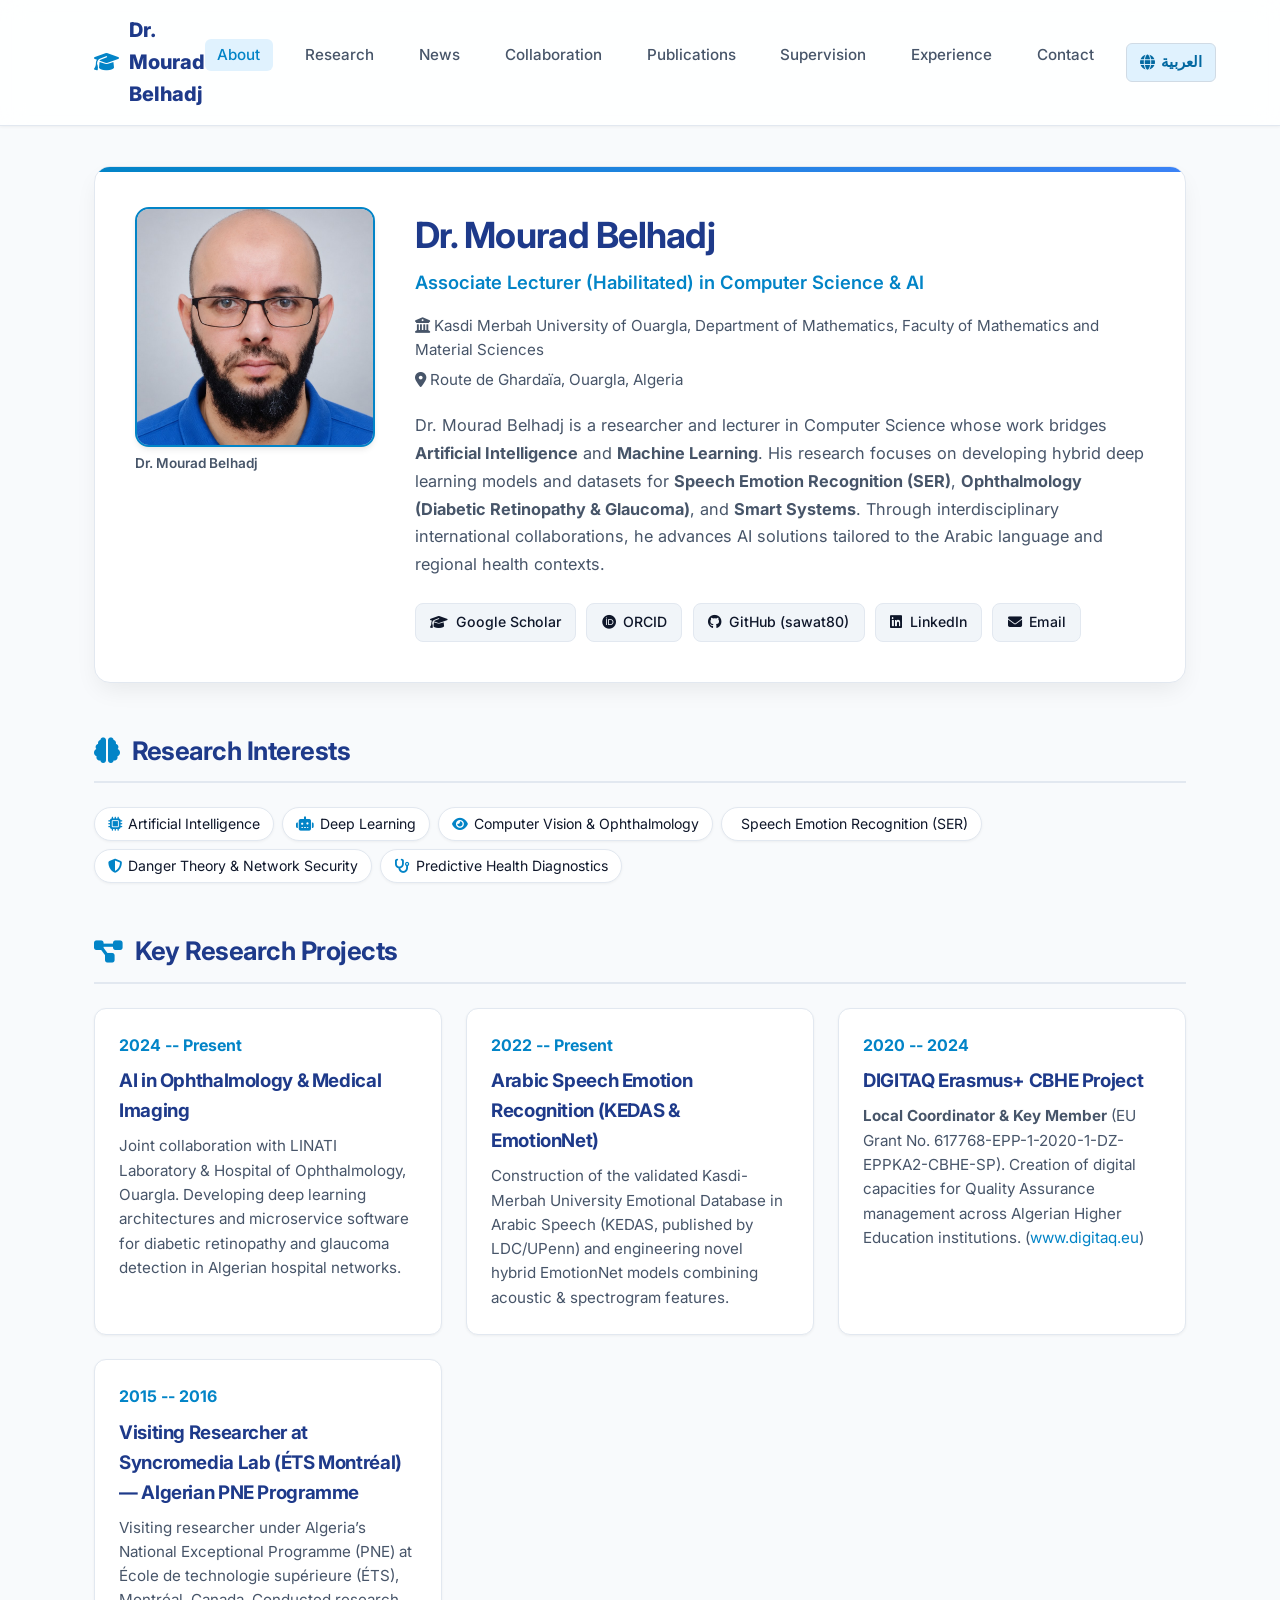
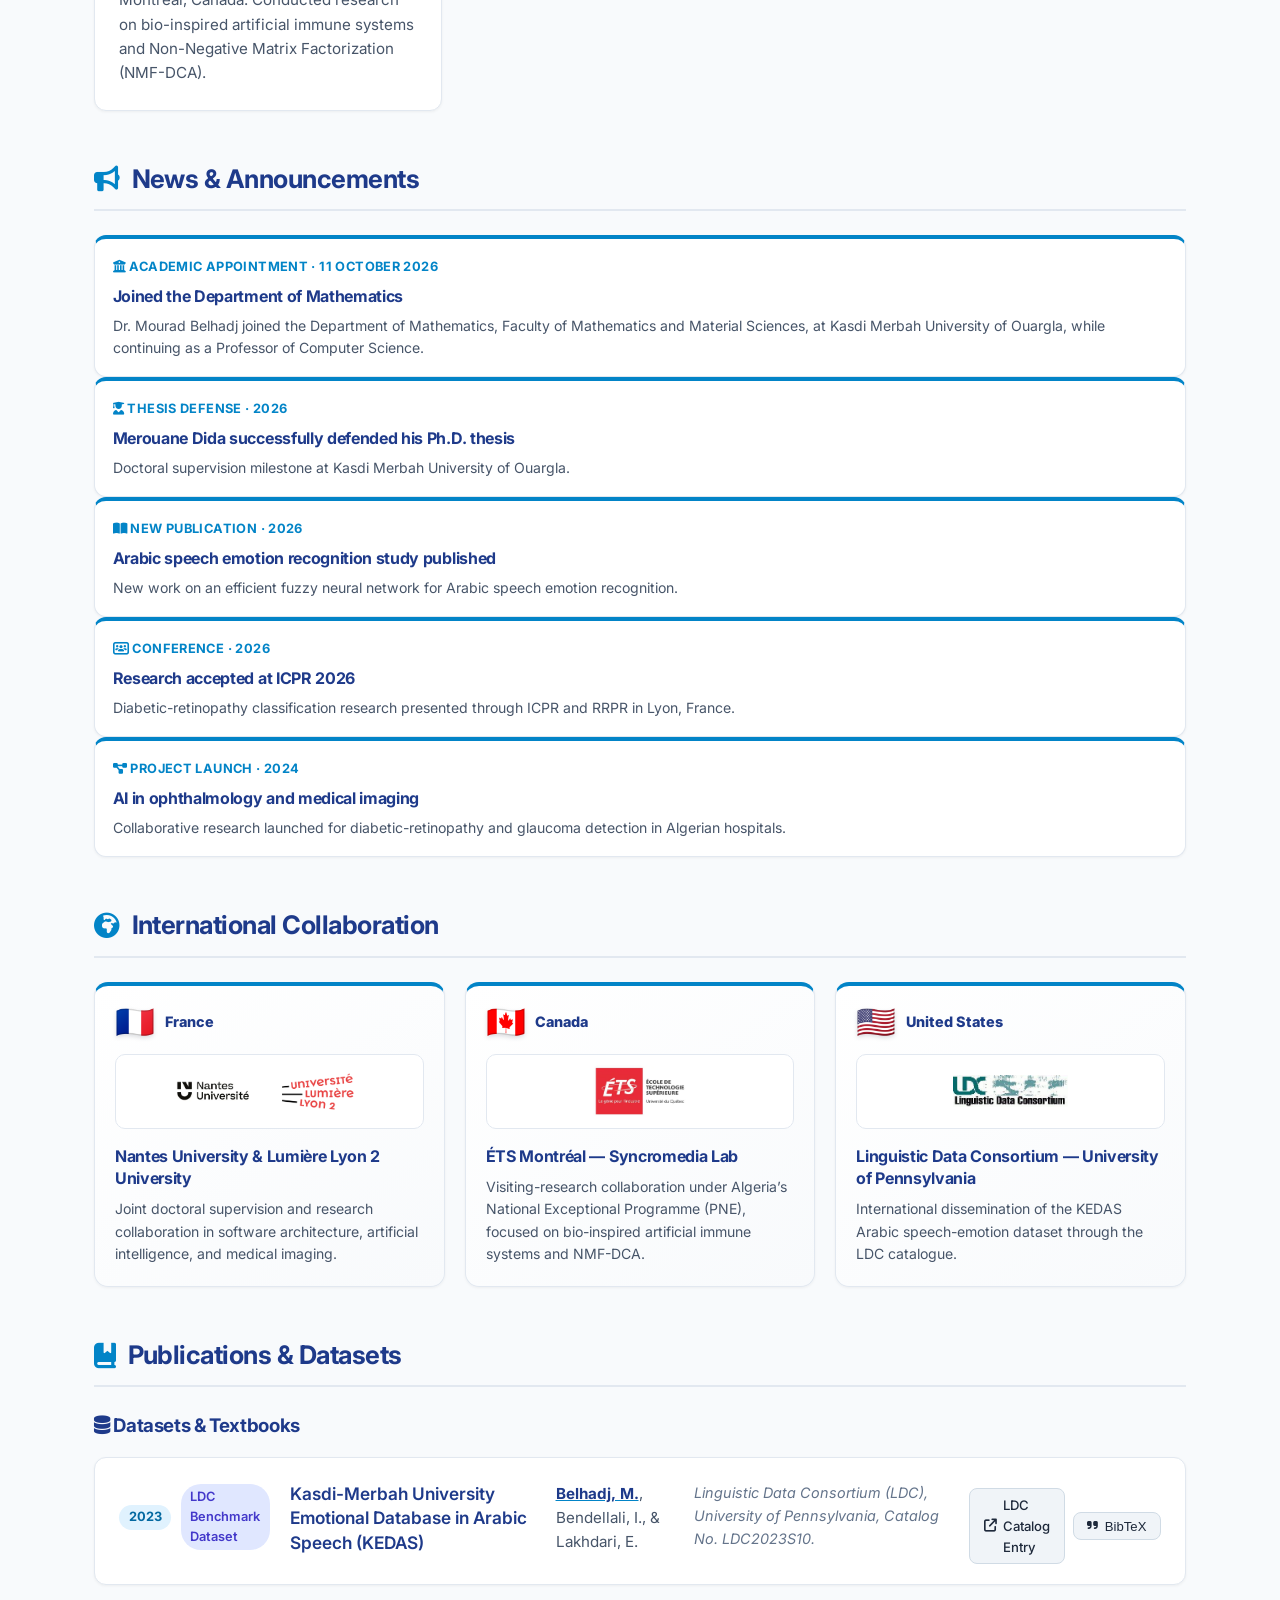
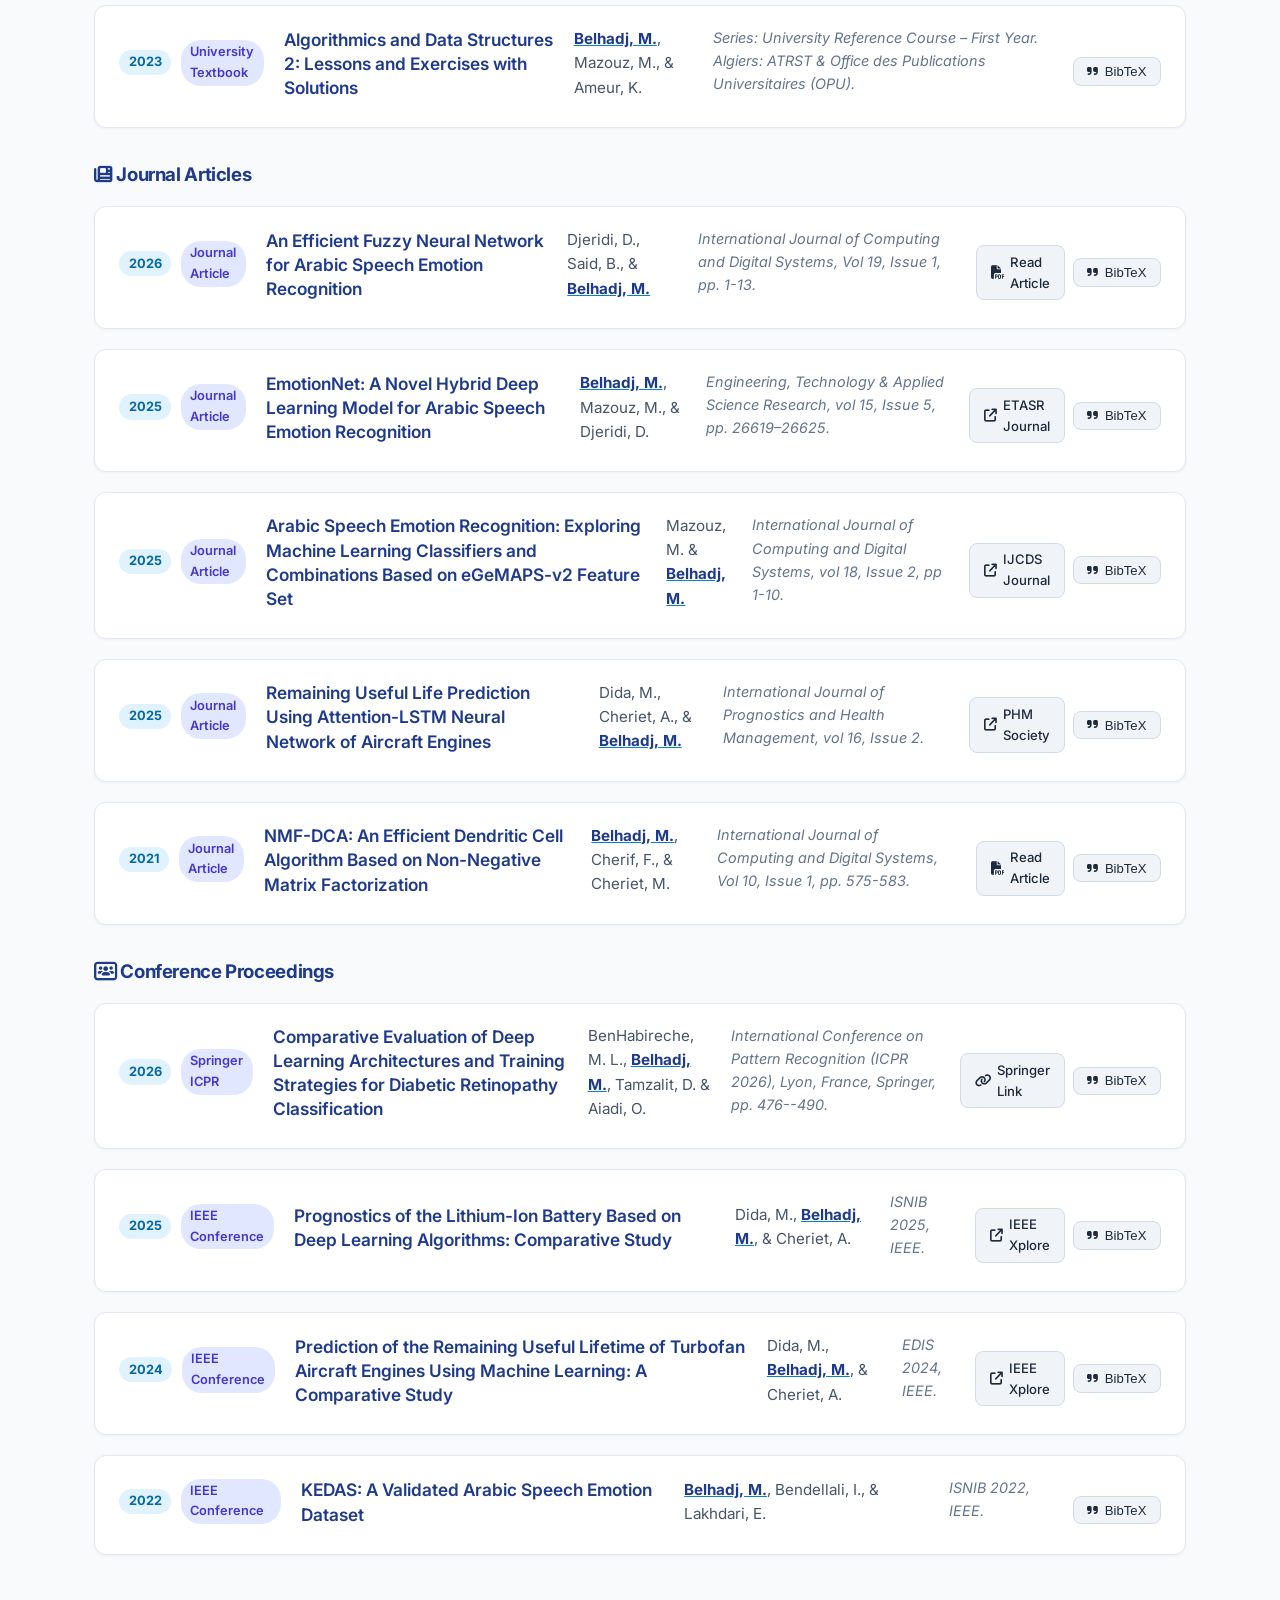
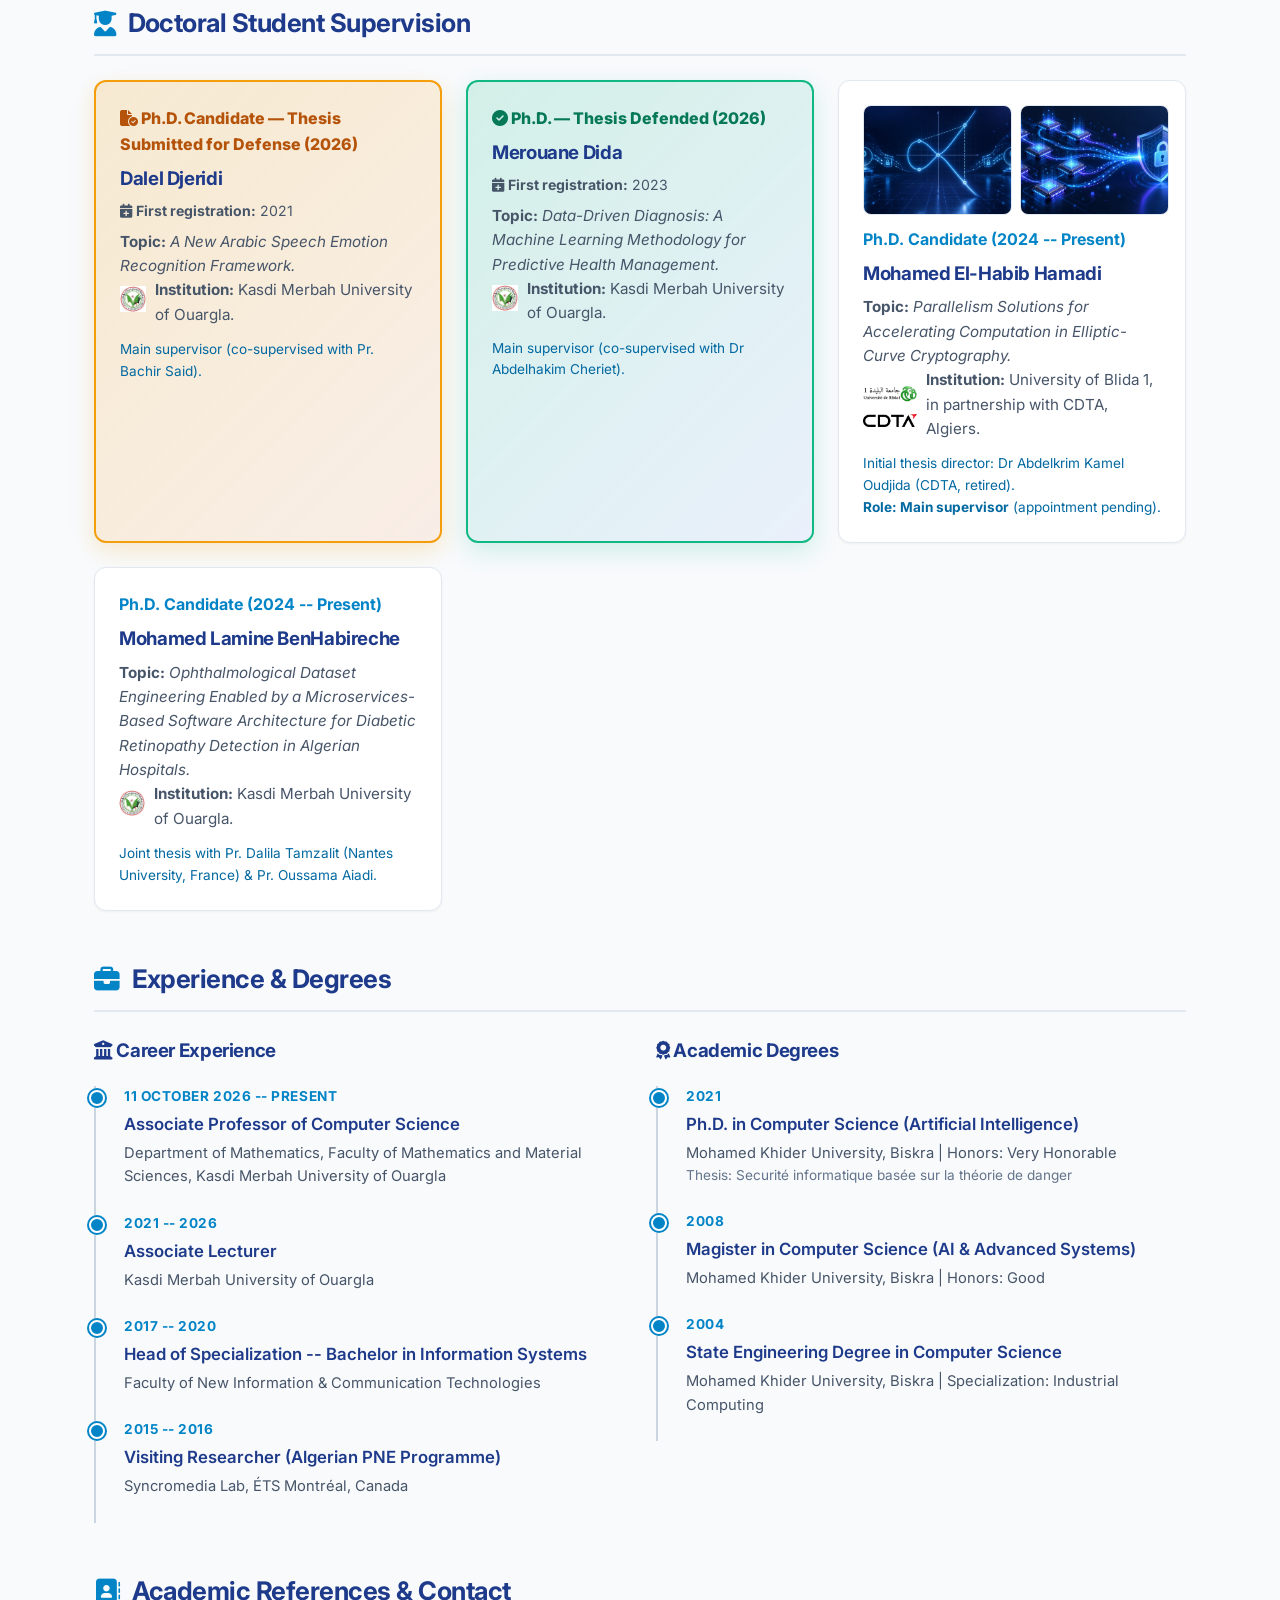
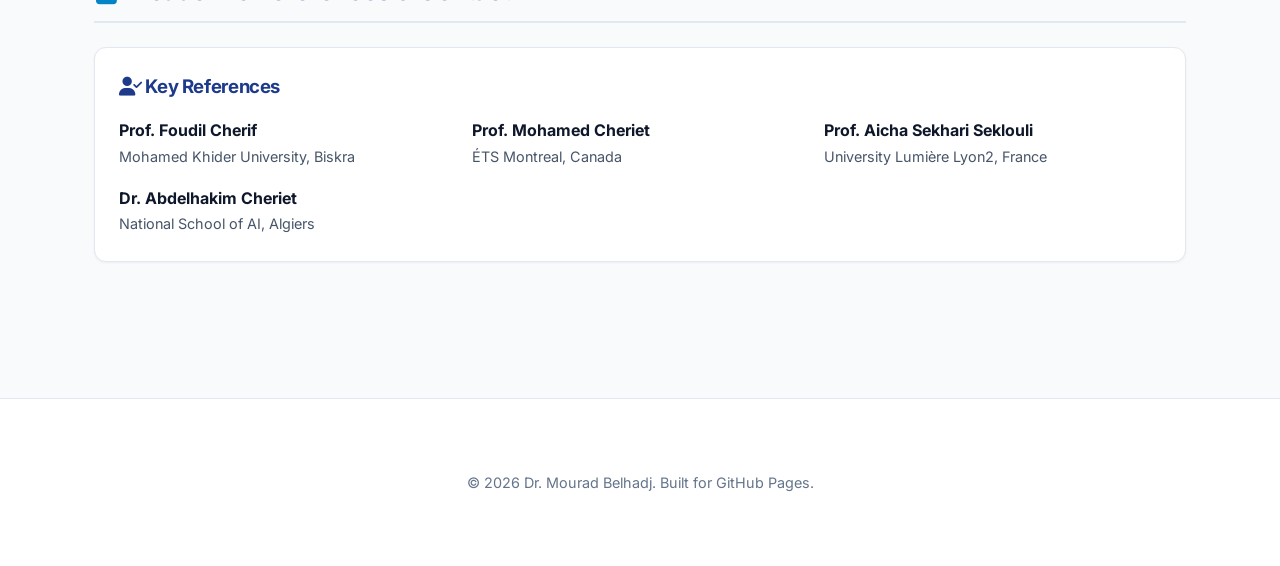
<file: index_en.html>
<!DOCTYPE html>
<html lang="en">
<head>
  <!-- Google tag (gtag.js) -->
  <script async src="https://www.googletagmanager.com/gtag/js?id=G-BW6QEL1H12"></script>
  <script>
    window.dataLayer = window.dataLayer || [];
    function gtag(){dataLayer.push(arguments);}
    gtag('js', new Date());

    gtag('config', 'G-BW6QEL1H12');
  </script>
  <meta charset="UTF-8">
  <meta name="viewport" content="width=device-width, initial-scale=1.0">
  <title>Dr. Mourad Belhadj | Academic Biography & Research</title>
  <meta name="description" content="Academic biography, research publications, and curriculum vitae of Dr. Mourad Belhadj, Professor of Computer Science in the Department of Mathematics, Faculty of Mathematics and Material Sciences, at Kasdi Merbah University of Ouargla.">
  
  <!-- Google Fonts & Font Awesome Icons -->
  <link rel="preconnect" href="https://fonts.googleapis.com">
  <link rel="preconnect" href="https://fonts.gstatic.com" crossorigin>
  <link href="https://fonts.googleapis.com/css2?family=Inter:wght@300;400;500;600;700;800&family=JetBrains+Mono:wght@400;500&display=swap" rel="stylesheet">
  <link rel="stylesheet" href="https://cdnjs.cloudflare.com/ajax/libs/font-awesome/6.4.0/css/all.min.css">
  
  <link rel="stylesheet" href="style.css">
</head>
<body>

  <!-- Navigation Bar -->
  <nav class="navbar">
    <div class="nav-container">
      <a href="#" class="nav-brand">
        <i class="fa-solid fa-graduation-cap"></i> Dr. Mourad Belhadj
      </a>
      <ul class="nav-links">
        <li><a href="#about" class="active">About</a></li>
        <li><a href="#research">Research</a></li>
        <li><a href="#news">News</a></li>
        <li><a href="#collaboration">Collaboration</a></li>
        <li><a href="#publications">Publications</a></li>
        <li><a href="#supervision">Supervision</a></li>
        <li><a href="#experience">Experience</a></li>
        <li><a href="#contact">Contact</a></li>
        <li><a href="index_ar.html" class="btn-sm" style="background: var(--tag-bg); color: var(--tag-text); font-weight: 600;"><i class="fa-solid fa-globe"></i> العربية</a></li>
      </ul>
    </div>
  </nav>

  <div class="container">

    <!-- Hero / Profile Section -->
    <section id="about" class="hero-section">
      <div class="profile-avatar-wrapper">
        <img src="images/mourad_belhadj_profile.jpg" alt="Dr. Mourad Belhadj" class="profile-photo">
        <div class="avatar-subtitle">Dr. Mourad Belhadj</div>
      </div>
      
      <div class="hero-content">
        <h1>Dr. Mourad Belhadj</h1>
        <div class="hero-title-sub">Associate Lecturer (Habilitated) in Computer Science & AI</div>
        
        <div class="hero-affiliation">
          <span><i class="fa-solid fa-building-columns"></i> Kasdi Merbah University of Ouargla, Department of Mathematics, Faculty of Mathematics and Material Sciences</span>
          <span><i class="fa-solid fa-location-dot"></i> Route de Ghardaïa, Ouargla, Algeria</span>
        </div>

        <p class="hero-bio">
          Dr. Mourad Belhadj is a researcher and lecturer in Computer Science whose work bridges 
          <strong>Artificial Intelligence</strong> and <strong>Machine Learning</strong>. His research focuses on developing 
          hybrid deep learning models and datasets for <strong>Speech Emotion Recognition (SER)</strong>, 
          <strong>Ophthalmology (Diabetic Retinopathy & Glaucoma)</strong>, and <strong>Smart Systems</strong>. 
          Through interdisciplinary international collaborations, he advances AI solutions tailored to the Arabic language 
          and regional health contexts.
        </p>

        <div class="social-links">
          <a href="https://scholar.google.com/citations?user=g9hxXgEAAAAJ" target="_blank" class="social-btn">
            <i class="fa-solid fa-graduation-cap"></i> Google Scholar
          </a>
          <a href="https://orcid.org/0000-0002-5413-6662" target="_blank" class="social-btn">
            <i class="fa-brands fa-orcid"></i> ORCID
          </a>
          <a href="https://github.com/sawat80" target="_blank" class="social-btn">
            <i class="fa-brands fa-github"></i> GitHub (sawat80)
          </a>
          <a href="https://linkedin.com/in/mourad-belhadj" target="_blank" class="social-btn">
            <i class="fa-brands fa-linkedin"></i> LinkedIn
          </a>
          <a href="mailto:belhadj.mourad@univ-ouargla.dz" class="social-btn">
            <i class="fa-solid fa-envelope"></i> Email
          </a>
        </div>
      </div>
    </section>

    <!-- Research Interests -->
    <section class="section-container" style="margin-bottom: 3rem;">
      <h2 class="section-title"><i class="fa-solid fa-brain"></i> Research Interests</h2>
      <div class="tag-cloud">
        <span class="tag"><i class="fa-solid fa-microchip"></i> Artificial Intelligence</span>
        <span class="tag"><i class="fa-solid fa-robot"></i> Deep Learning</span>
        <span class="tag"><i class="fa-solid fa-eye"></i> Computer Vision & Ophthalmology</span>
        <span class="tag"><i class="fa-solid fa-waveform"></i> Speech Emotion Recognition (SER)</span>
        <span class="tag"><i class="fa-solid fa-shield-halved"></i> Danger Theory & Network Security</span>
        <span class="tag"><i class="fa-solid fa-stethoscope"></i> Predictive Health Diagnostics</span>
      </div>
    </section>

    <!-- Active Research Projects & Grants -->
    <section id="research" style="margin-bottom: 3rem;">
      <h2 class="section-title"><i class="fa-solid fa-diagram-project"></i> Key Research Projects</h2>
      <div class="grid-2">
        <div class="card">
          <div style="color: var(--accent-primary); font-weight: 700; margin-bottom: 0.5rem;">2024 -- Present</div>
          <h3>AI in Ophthalmology & Medical Imaging</h3>
          <p style="color: var(--text-muted); font-size: 0.95rem; margin-top: 0.5rem;">
            Joint collaboration with LINATI Laboratory & Hospital of Ophthalmology, Ouargla. 
            Developing deep learning architectures and microservice software for diabetic retinopathy 
            and glaucoma detection in Algerian hospital networks.
          </p>
        </div>

        <div class="card">
          <div style="color: var(--accent-primary); font-weight: 700; margin-bottom: 0.5rem;">2022 -- Present</div>
          <h3>Arabic Speech Emotion Recognition (KEDAS & EmotionNet)</h3>
          <p style="color: var(--text-muted); font-size: 0.95rem; margin-top: 0.5rem;">
            Construction of the validated Kasdi-Merbah University Emotional Database in Arabic Speech (KEDAS, published by LDC/UPenn) 
            and engineering novel hybrid EmotionNet models combining acoustic & spectrogram features.
          </p>
        </div>

        <div class="card">
          <div style="color: var(--accent-primary); font-weight: 700; margin-bottom: 0.5rem;">2020 -- 2024</div>
          <h3>DIGITAQ Erasmus+ CBHE Project</h3>
          <p style="color: var(--text-muted); font-size: 0.95rem; margin-top: 0.5rem;">
            <strong>Local Coordinator & Key Member</strong> (EU Grant No. 617768-EPP-1-2020-1-DZ-EPPKA2-CBHE-SP). 
            Creation of digital capacities for Quality Assurance management across Algerian Higher Education institutions. 
            (<a href="https://www.digitaq.eu" target="_blank">www.digitaq.eu</a>)
          </p>
        </div>

        <div class="card">
          <div style="color: var(--accent-primary); font-weight: 700; margin-bottom: 0.5rem;">2015 -- 2016</div>
          <h3>Visiting Researcher at Syncromedia Lab (ÉTS Montréal) — Algerian PNE Programme</h3>
          <p style="color: var(--text-muted); font-size: 0.95rem; margin-top: 0.5rem;">
            Visiting researcher under Algeria’s National Exceptional Programme (PNE) at École de technologie supérieure (ÉTS), Montréal, Canada. 
            Conducted research on bio-inspired artificial immune systems and Non-Negative Matrix Factorization (NMF-DCA).
          </p>
        </div>
      </div>
    </section>


    <!-- News & Announcements -->
    <section id="news" style="margin-bottom: 3rem;">
      <h2 class="section-title"><i class="fa-solid fa-bullhorn"></i> News & Announcements</h2>
      <div class="news-grid">
        <article class="news-card"><div class="news-meta"><i class="fa-solid fa-building-columns"></i> Academic Appointment · 11 October 2026</div><h3>Joined the Department of Mathematics</h3><p>Dr. Mourad Belhadj joined the Department of Mathematics, Faculty of Mathematics and Material Sciences, at Kasdi Merbah University of Ouargla, while continuing as a Professor of Computer Science.</p></article>
        <article class="news-card"><div class="news-meta"><i class="fa-solid fa-user-graduate"></i> Thesis Defense · 2026</div><h3>Merouane Dida successfully defended his Ph.D. thesis</h3><p>Doctoral supervision milestone at Kasdi Merbah University of Ouargla.</p></article>
        <article class="news-card"><div class="news-meta"><i class="fa-solid fa-book-open"></i> New Publication · 2026</div><h3>Arabic speech emotion recognition study published</h3><p>New work on an efficient fuzzy neural network for Arabic speech emotion recognition.</p></article>
        <article class="news-card"><div class="news-meta"><i class="fa-solid fa-users-rectangle"></i> Conference · 2026</div><h3>Research accepted at ICPR 2026</h3><p>Diabetic-retinopathy classification research presented through ICPR and RRPR in Lyon, France.</p></article>
        
        <article class="news-card"><div class="news-meta"><i class="fa-solid fa-diagram-project"></i> Project Launch · 2024</div><h3>AI in ophthalmology and medical imaging</h3><p>Collaborative research launched for diabetic-retinopathy and glaucoma detection in Algerian hospitals.</p></article>
      </div>
    </section>

    <!-- Academic Impact -->
    <!-- International Collaboration -->
    <section id="collaboration" class="collaboration-section">
      <h2 class="section-title"><i class="fa-solid fa-earth-africa"></i> International Collaboration</h2>
      <div class="collaboration-grid">
        <article class="collaboration-card">
          <div class="collaboration-country"><span class="country-flag" aria-hidden="true">🇫🇷</span><span>France</span></div>
          <div class="institution-logos">
            <a href="https://www.univ-nantes.fr/" target="_blank" rel="noopener" title="Nantes University & Lumière Lyon 2 University"><img src="images/logo_nantes.png" alt="Nantes University logo"></a>
            <a href="https://www.univ-lyon2.fr/" target="_blank" rel="noopener" title="Nantes University & Lumière Lyon 2 University"><img src="images/logo_lyon2.png" alt="Lumière Lyon 2 University logo"></a>
          </div>
          <h3>Nantes University & Lumière Lyon 2 University</h3>
          <p>Joint doctoral supervision and research collaboration in software architecture, artificial intelligence, and medical imaging.</p>
        </article>
        <article class="collaboration-card">
          <div class="collaboration-country"><span class="country-flag" aria-hidden="true">🇨🇦</span><span>Canada</span></div>
          <div class="institution-logos">
            <a href="https://www.etsmtl.ca/" target="_blank" rel="noopener" title="ÉTS Montréal — Syncromedia Lab"><img src="images/logo_ets.png" alt="ÉTS Montréal logo"></a>
          </div>
          <h3>ÉTS Montréal — Syncromedia Lab</h3>
          <p>Visiting-research collaboration under Algeria’s National Exceptional Programme (PNE), focused on bio-inspired artificial immune systems and NMF-DCA.</p>
        </article>
        <article class="collaboration-card">
          <div class="collaboration-country"><span class="country-flag" aria-hidden="true">🇺🇸</span><span>United States</span></div>
          <div class="institution-logos">
            <a href="https://www.ldc.upenn.edu/" target="_blank" rel="noopener" title="Linguistic Data Consortium — University of Pennsylvania"><img src="images/logo_ldc.png" alt="Linguistic Data Consortium logo"></a>
          </div>
          <h3>Linguistic Data Consortium — University of Pennsylvania</h3>
          <p>International dissemination of the KEDAS Arabic speech-emotion dataset through the LDC catalogue.</p>
        </article>
      </div>
    </section>

    <!-- Publications Section -->
    <section id="publications" style="margin-bottom: 3rem;">
      <h2 class="section-title"><i class="fa-solid fa-book-bookmark"></i> Publications & Datasets</h2>
      
      <!-- Datasets & Books -->
      <h3 style="margin: 1.5rem 0 1rem 0; color: var(--accent-navy);"><i class="fa-solid fa-database"></i> Datasets & Textbooks</h3>
      
      <div class="publication-card">
        <div class="pub-header">
          <span class="pub-year">2023</span>
          <span class="pub-type">LDC Benchmark Dataset</span>
        </div>
        <div class="pub-title">Kasdi-Merbah University Emotional Database in Arabic Speech (KEDAS)</div>
        <div class="pub-authors"><strong>Belhadj, M.</strong>, Bendellali, I., & Lakhdari, E.</div>
        <div class="pub-venue">Linguistic Data Consortium (LDC), University of Pennsylvania, Catalog No. LDC2023S10.</div>
        <div class="pub-actions">
          <a href="https://catalog.ldc.upenn.edu/LDC2023S10" target="_blank" class="btn-sm"><i class="fa-solid fa-external-link"></i> LDC Catalog Entry</a>
          <button class="btn-sm" onclick="showBibtex('kedas2023')"><i class="fa-solid fa-quote-right"></i> BibTeX</button>
        </div>
      </div>

      <div class="publication-card">
        <div class="pub-header">
          <span class="pub-year">2023</span>
          <span class="pub-type">University Textbook</span>
        </div>
        <div class="pub-title">Algorithmics and Data Structures 2: Lessons and Exercises with Solutions</div>
        <div class="pub-authors"><strong>Belhadj, M.</strong>, Mazouz, M., & Ameur, K.</div>
        <div class="pub-venue">Series: University Reference Course – First Year. Algiers: ATRST & Office des Publications Universitaires (OPU).</div>
        <div class="pub-actions">
          <button class="btn-sm" onclick="showBibtex('belhadj2023textbook')"><i class="fa-solid fa-quote-right"></i> BibTeX</button>
        </div>
      </div>

      <!-- Journal Articles -->
      <h3 style="margin: 2rem 0 1rem 0; color: var(--accent-navy);"><i class="fa-solid fa-newspaper"></i> Journal Articles</h3>

      <div class="publication-card">
        <div class="pub-header"><span class="pub-year">2026</span><span class="pub-type">Journal Article</span></div>
        <div class="pub-title">An Efficient Fuzzy Neural Network for Arabic Speech Emotion Recognition</div>
        <div class="pub-authors">Djeridi, D., Said, B., & <strong>Belhadj, M.</strong></div>
        <div class="pub-venue">International Journal of Computing and Digital Systems, Vol 19, Issue 1, pp. 1-13.</div>
        <div class="pub-actions">
          <a href="https://journal.uob.edu.bh/bitstreams/e0854fc7-91d5-4d75-b9c1-8eb22088a792" target="_blank" class="btn-sm"><i class="fa-solid fa-file-pdf"></i> Read Article</a>
          <button class="btn-sm" onclick="showBibtex('djeridi2026fuzzy')"><i class="fa-solid fa-quote-right"></i> BibTeX</button>
        </div>
      </div>

      <div class="publication-card">
        <div class="pub-header"><span class="pub-year">2025</span><span class="pub-type">Journal Article</span></div>
        <div class="pub-title">EmotionNet: A Novel Hybrid Deep Learning Model for Arabic Speech Emotion Recognition</div>
        <div class="pub-authors"><strong>Belhadj, M.</strong>, Mazouz, M., & Djeridi, D.</div>
        <div class="pub-venue">Engineering, Technology & Applied Science Research, vol 15, Issue 5, pp. 26619–26625.</div>
        <div class="pub-actions">
          <a href="https://etasr.com/index.php/ETASR/article/view/12035" target="_blank" class="btn-sm"><i class="fa-solid fa-external-link"></i> ETASR Journal</a>
          <button class="btn-sm" onclick="showBibtex('belhadj2025emotionnet')"><i class="fa-solid fa-quote-right"></i> BibTeX</button>
        </div>
      </div>

      <div class="publication-card">
        <div class="pub-header"><span class="pub-year">2025</span><span class="pub-type">Journal Article</span></div>
        <div class="pub-title">Arabic Speech Emotion Recognition: Exploring Machine Learning Classifiers and Combinations Based on eGeMAPS-v2 Feature Set</div>
        <div class="pub-authors">Mazouz, M. & <strong>Belhadj, M.</strong></div>
        <div class="pub-venue">International Journal of Computing and Digital Systems, vol 18, Issue 2, pp 1-10.</div>
        <div class="pub-actions">
          <a href="https://journal.uob.edu.bh/items/327a57df-f5c2-46e1-96a6-7db7a7578175" target="_blank" class="btn-sm"><i class="fa-solid fa-external-link"></i> IJCDS Journal</a>
          <button class="btn-sm" onclick="showBibtex('mazouz2025egemaps')"><i class="fa-solid fa-quote-right"></i> BibTeX</button>
        </div>
      </div>

      <div class="publication-card">
        <div class="pub-header"><span class="pub-year">2025</span><span class="pub-type">Journal Article</span></div>
        <div class="pub-title">Remaining Useful Life Prediction Using Attention-LSTM Neural Network of Aircraft Engines</div>
        <div class="pub-authors">Dida, M., Cheriet, A., & <strong>Belhadj, M.</strong></div>
        <div class="pub-venue">International Journal of Prognostics and Health Management, vol 16, Issue 2.</div>
        <div class="pub-actions">
          <a href="https://papers.phmsociety.org/index.php/ijphm/article/view/4274" target="_blank" class="btn-sm"><i class="fa-solid fa-external-link"></i> PHM Society</a>
          <button class="btn-sm" onclick="showBibtex('dida2025attention')"><i class="fa-solid fa-quote-right"></i> BibTeX</button>
        </div>
      </div>

      <div class="publication-card">
        <div class="pub-header"><span class="pub-year">2021</span><span class="pub-type">Journal Article</span></div>
        <div class="pub-title">NMF-DCA: An Efficient Dendritic Cell Algorithm Based on Non-Negative Matrix Factorization</div>
        <div class="pub-authors"><strong>Belhadj, M.</strong>, Cherif, F., & Cheriet, M.</div>
        <div class="pub-venue">International Journal of Computing and Digital Systems, Vol 10, Issue 1, pp. 575-583.</div>
        <div class="pub-actions">
          <a href="https://journal.uob.edu.bh/items/e5a4f6c0-7860-4719-be64-b3e5b860c8e2" target="_blank" class="btn-sm"><i class="fa-solid fa-file-pdf"></i> Read Article</a>
          <button class="btn-sm" onclick="showBibtex('belhadj2021nmfdca')"><i class="fa-solid fa-quote-right"></i> BibTeX</button>
        </div>
      </div>

      <!-- Conferences -->
      <h3 style="margin: 2rem 0 1rem 0; color: var(--accent-navy);"><i class="fa-solid fa-users-rectangle"></i> Conference Proceedings</h3>

      <div class="publication-card">
        <div class="pub-header"><span class="pub-year">2026</span><span class="pub-type">Springer ICPR</span></div>
        <div class="pub-title">Comparative Evaluation of Deep Learning Architectures and Training Strategies for Diabetic Retinopathy Classification</div>
        <div class="pub-authors">BenHabireche, M. L., <strong>Belhadj, M.</strong>, Tamzalit, D. & Aiadi, O.</div>
        <div class="pub-venue">International Conference on Pattern Recognition (ICPR 2026), Lyon, France, Springer, pp. 476--490.</div>
        <div class="pub-actions">
          <a href="https://link.springer.com/book/10.1007/978-3-032-31663-9" target="_blank" class="btn-sm"><i class="fa-solid fa-link"></i> Springer Link</a>
          <button class="btn-sm" onclick="showBibtex('benhabireche2026')"><i class="fa-solid fa-quote-right"></i> BibTeX</button>
        </div>
      </div>

      <div class="publication-card">
        <div class="pub-header"><span class="pub-year">2025</span><span class="pub-type">IEEE Conference</span></div>
        <div class="pub-title">Prognostics of the Lithium-Ion Battery Based on Deep Learning Algorithms: Comparative Study</div>
        <div class="pub-authors">Dida, M., <strong>Belhadj, M.</strong>, & Cheriet, A.</div>
        <div class="pub-venue">ISNIB 2025, IEEE.</div>
        <div class="pub-actions">
          <a href="https://ieeexplore.ieee.org/abstract/document/10983693" target="_blank" class="btn-sm"><i class="fa-solid fa-external-link"></i> IEEE Xplore</a>
          <button class="btn-sm" onclick="showBibtex('dida2025lithium')"><i class="fa-solid fa-quote-right"></i> BibTeX</button>
        </div>
      </div>

      <div class="publication-card">
        <div class="pub-header"><span class="pub-year">2024</span><span class="pub-type">IEEE Conference</span></div>
        <div class="pub-title">Prediction of the Remaining Useful Lifetime of Turbofan Aircraft Engines Using Machine Learning: A Comparative Study</div>
        <div class="pub-authors">Dida, M., <strong>Belhadj, M.</strong>, & Cheriet, A.</div>
        <div class="pub-venue">EDIS 2024, IEEE.</div>
        <div class="pub-actions">
          <a href="https://ieeexplore.ieee.org/document/10783269" target="_blank" class="btn-sm"><i class="fa-solid fa-external-link"></i> IEEE Xplore</a>
          <button class="btn-sm" onclick="showBibtex('dida2024turbofan')"><i class="fa-solid fa-quote-right"></i> BibTeX</button>
        </div>
      </div>

      <div class="publication-card">
        <div class="pub-header"><span class="pub-year">2022</span><span class="pub-type">IEEE Conference</span></div>
        <div class="pub-title">KEDAS: A Validated Arabic Speech Emotion Dataset</div>
        <div class="pub-authors"><strong>Belhadj, M.</strong>, Bendellali, I., & Lakhdari, E.</div>
        <div class="pub-venue">ISNIB 2022, IEEE.</div>
        <div class="pub-actions">
          <button class="btn-sm" onclick="showBibtex('belhadj2022kedasconf')"><i class="fa-solid fa-quote-right"></i> BibTeX</button>
        </div>
      </div>

    </section>

    <!-- PhD Supervision -->
    <section id="supervision" style="margin-bottom: 3rem;">
      <h2 class="section-title"><i class="fa-solid fa-user-graduate"></i> Doctoral Student Supervision</h2>
      <div class="grid-2">
        
        <div class="card" style="background: linear-gradient(135deg, rgba(245, 158, 11, 0.18), rgba(249, 115, 22, 0.09)); border: 2px solid #f59e0b; box-shadow: 0 8px 24px rgba(245, 158, 11, 0.20);">
          <div style="color: #b45309; font-weight: 800;"><i class="fa-solid fa-file-circle-check"></i> Ph.D. Candidate — Thesis Submitted for Defense (2026)</div>
          <h3 style="margin: 0.4rem 0;">Dalel Djeridi</h3>
          <div style="margin: 0.15rem 0 0.45rem; color: var(--text-muted); font-size: 0.88rem;"><i class="fa-solid fa-calendar-plus"></i> <strong>First registration:</strong> 2021</div>

          <p style="color: var(--text-muted); font-size: 0.95rem;">
            <strong>Topic:</strong> <em>A New Arabic Speech Emotion Recognition Framework.</em>
          </p>
          <p style="color: var(--text-muted); font-size: 0.95rem; display: flex; align-items: center; gap: 0.55rem;">
            <a href="https://www.univ-ouargla.dz/" target="_blank" title="Kasdi Merbah University of Ouargla"><img src="images/logo_ouargla.png" alt="University of Ouargla logo" style="width: 34px; height: 34px; object-fit: contain; flex: 0 0 auto;"></a>
            <span><strong>Institution:</strong> Kasdi Merbah University of Ouargla.</span>
          </p>
          <div style="margin-top: 0.75rem; font-size: 0.85rem; color: var(--tag-text);">
            Main supervisor (co-supervised with Pr. Bachir Said).
          </div>
        </div>

        <div class="card" style="background: linear-gradient(135deg, rgba(16, 185, 129, 0.16), rgba(59, 130, 246, 0.08)); border: 2px solid #10b981; box-shadow: 0 8px 24px rgba(16, 185, 129, 0.18);">
          <div style="color: #047857; font-weight: 800;"><i class="fa-solid fa-circle-check"></i> Ph.D. — Thesis Defended (2026)</div>
          <h3 style="margin: 0.4rem 0;">Merouane Dida</h3>
          <div style="margin: 0.15rem 0 0.45rem; color: var(--text-muted); font-size: 0.88rem;"><i class="fa-solid fa-calendar-plus"></i> <strong>First registration:</strong> 2023</div>

          <p style="color: var(--text-muted); font-size: 0.95rem;">
            <strong>Topic:</strong> <em>Data-Driven Diagnosis: A Machine Learning Methodology for Predictive Health Management.</em>
          </p>
          <p style="color: var(--text-muted); font-size: 0.95rem; display: flex; align-items: center; gap: 0.55rem;">
            <a href="https://www.univ-ouargla.dz/" target="_blank" title="Kasdi Merbah University of Ouargla"><img src="images/logo_ouargla.png" alt="University of Ouargla logo" style="width: 34px; height: 34px; object-fit: contain; flex: 0 0 auto;"></a>
            <span><strong>Institution:</strong> Kasdi Merbah University of Ouargla.</span>
          </p>
          <div style="margin-top: 0.75rem; font-size: 0.85rem; color: var(--tag-text);">
            Main supervisor (co-supervised with Dr Abdelhakim Cheriet).
          </div>
        </div>
        <div class="card">
          <div style="display: flex; gap: 0.5rem; margin-bottom: 0.75rem;">
            <img src="images/ecc_cryptography.jpg" alt="Elliptic-Curve Cryptography" style="width: 50%; height: 110px; object-fit: cover; border-radius: 8px; border: 1px solid var(--border-color);">
            <img src="images/parallel_crypto.jpg" alt="Parallel Computing for Cryptography" style="width: 50%; height: 110px; object-fit: cover; border-radius: 8px; border: 1px solid var(--border-color);">
          </div>
          <div style="color: var(--accent-primary); font-weight: 700;">Ph.D. Candidate (2024 -- Present)</div>
          <h3 style="margin: 0.4rem 0;">Mohamed El-Habib Hamadi</h3>
          <p style="color: var(--text-muted); font-size: 0.95rem;">
            <strong>Topic:</strong> <em>Parallelism Solutions for Accelerating Computation in Elliptic-Curve Cryptography.</em>
          </p>
          <p style="color: var(--text-muted); font-size: 0.95rem; display: flex; align-items: center; gap: 0.55rem;">
            <span style="display: flex; flex-direction: column; align-items: center; gap: 0.2rem; flex: 0 0 auto;">
              <a href="https://www.univ-blida.dz/" target="_blank" title="University of Blida 1"><img src="images/logo_blida1.png" alt="University of Blida 1 logo" style="width: 54px; height: 28px; object-fit: contain; display: block;"></a>
              <a href="https://www.cdta.dz/" target="_blank" title="CDTA — Centre de Développement des Technologies Avancées"><img src="images/logo_cdta.png" alt="CDTA logo" style="width: 54px; height: 18px; object-fit: contain; display: block;"></a>
            </span>
            <span><strong>Institution:</strong> University of Blida 1, in partnership with CDTA, Algiers.</span>
          </p>
          <div style="margin-top: 0.75rem; font-size: 0.85rem; color: var(--tag-text);">
            Initial thesis director: Dr Abdelkrim Kamel Oudjida (CDTA, retired).<br>
            <strong>Role: Main supervisor</strong> (appointment pending).
          </div>
        </div>
        
        <div class="card">
          <div style="color: var(--accent-primary); font-weight: 700;">Ph.D. Candidate (2024 -- Present)</div>
          <h3 style="margin: 0.4rem 0;">Mohamed Lamine BenHabireche</h3>
          <p style="color: var(--text-muted); font-size: 0.95rem;">
            <strong>Topic:</strong> <em>Ophthalmological Dataset Engineering Enabled by a Microservices-Based Software Architecture for Diabetic Retinopathy Detection in Algerian Hospitals.</em>
          </p>
          <p style="color: var(--text-muted); font-size: 0.95rem; display: flex; align-items: center; gap: 0.55rem;">
            <a href="https://www.univ-ouargla.dz/" target="_blank" title="Kasdi Merbah University of Ouargla"><img src="images/logo_ouargla.png" alt="University of Ouargla logo" style="width: 34px; height: 34px; object-fit: contain; flex: 0 0 auto;"></a>
            <span><strong>Institution:</strong> Kasdi Merbah University of Ouargla.</span>
          </p>
          <div style="margin-top: 0.75rem; font-size: 0.85rem; color: var(--tag-text);">
            Joint thesis with Pr. Dalila Tamzalit (Nantes University, France) & Pr. Oussama Aiadi.
          </div>
        </div>


      </div>
    </section>

    <!-- Professional Experience & Degrees -->
    <section id="experience" style="margin-bottom: 3rem;">
      <h2 class="section-title"><i class="fa-solid fa-briefcase"></i> Experience & Degrees</h2>
      
      <div style="display: grid; grid-template-columns: repeat(auto-fit, minmax(320px, 1fr)); gap: 2rem;">
        
        <!-- Experience Timeline -->
        <div>
          <h3 style="margin-bottom: 1.25rem; color: var(--accent-navy);"><i class="fa-solid fa-building-columns"></i> Career Experience</h3>
          
          <div class="timeline-item">
            <div class="timeline-date">11 October 2026 -- Present</div>
            <div class="timeline-title">Associate Professor of Computer Science</div>
            <div class="timeline-subtitle">Department of Mathematics, Faculty of Mathematics and Material Sciences, Kasdi Merbah University of Ouargla</div>
          </div>

          <div class="timeline-item">
            <div class="timeline-date">2021 -- 2026</div>
            <div class="timeline-title">Associate Lecturer</div>
            <div class="timeline-subtitle">Kasdi Merbah University of Ouargla</div>
          </div>

          <div class="timeline-item">
            <div class="timeline-date">2017 -- 2020</div>
            <div class="timeline-title">Head of Specialization -- Bachelor in Information Systems</div>
            <div class="timeline-subtitle">Faculty of New Information & Communication Technologies</div>
          </div>

          <div class="timeline-item">
            <div class="timeline-date">2015 -- 2016</div>
            <div class="timeline-title">Visiting Researcher (Algerian PNE Programme)</div>
            <div class="timeline-subtitle">Syncromedia Lab, ÉTS Montréal, Canada</div>
          </div>
        </div>

        <!-- Degrees -->
        <div>
          <h3 style="margin-bottom: 1.25rem; color: var(--accent-navy);"><i class="fa-solid fa-award"></i> Academic Degrees</h3>
          
          <div class="timeline-item">
            <div class="timeline-date">2021</div>
            <div class="timeline-title">Ph.D. in Computer Science (Artificial Intelligence)</div>
            <div class="timeline-subtitle">Mohamed Khider University, Biskra | Honors: Very Honorable</div>
            <div style="font-size: 0.85rem; color: var(--text-dim);">Thesis: Securité informatique basée sur la théorie de danger</div>
          </div>

          <div class="timeline-item">
            <div class="timeline-date">2008</div>
            <div class="timeline-title">Magister in Computer Science (AI & Advanced Systems)</div>
            <div class="timeline-subtitle">Mohamed Khider University, Biskra | Honors: Good</div>
          </div>

          <div class="timeline-item">
            <div class="timeline-date">2004</div>
            <div class="timeline-title">State Engineering Degree in Computer Science</div>
            <div class="timeline-subtitle">Mohamed Khider University, Biskra | Specialization: Industrial Computing</div>
          </div>
        </div>

      </div>
    </section>

    <!-- References & Contact -->
    <section id="contact">
      <h2 class="section-title"><i class="fa-solid fa-address-book"></i> Academic References & Contact</h2>
      
      <div class="card" style="margin-bottom: 2rem;">
        <h3 style="margin-bottom: 1rem; color: var(--accent-navy);"><i class="fa-solid fa-user-check"></i> Key References</h3>
        <ul style="list-style: none; display: grid; grid-template-columns: repeat(auto-fit, minmax(260px, 1fr)); gap: 1rem;">
          <li>
            <strong>Prof. Foudil Cherif</strong><br>
            <span style="color: var(--text-muted); font-size: 0.9rem;">Mohamed Khider University, Biskra</span><br>
          </li>
          <li>
            <strong>Prof. Mohamed Cheriet</strong><br>
            <span style="color: var(--text-muted); font-size: 0.9rem;">ÉTS Montreal, Canada</span><br>
          </li>
          <li>
            <strong>Prof. Aicha Sekhari Seklouli</strong><br>
            <span style="color: var(--text-muted); font-size: 0.9rem;">University Lumière Lyon2, France</span><br>
          </li>
          <li>
            <strong>Dr. Abdelhakim Cheriet</strong><br>
            <span style="color: var(--text-muted); font-size: 0.9rem;">National School of AI, Algiers</span><br>
          </li>
        </ul>
      </div>

    </section>

  </div>

  <!-- BibTeX Modal -->
  <div id="bibtexModal" class="modal-backdrop">
    <div class="modal-box">
      <div class="modal-header">
        <h3 style="color: var(--accent-navy);"><i class="fa-solid fa-quote-left"></i> BibTeX Citation Export</h3>
        <button class="modal-close" onclick="hideBibtex()">&times;</button>
      </div>
      <pre class="bibtex-code" id="bibtexContent"></pre>
      <button class="btn-sm" style="width: 100%; justify-content: center; background: var(--tag-bg); color: var(--tag-text); font-weight: 600;" onclick="copyBibtex()"><i class="fa-solid fa-copy"></i> Copy BibTeX to Clipboard</button>
    </div>
  </div>

  <footer>
    <div class="container">
      <p>&copy; 2026 Dr. Mourad Belhadj. Built for GitHub Pages.</p>
    </div>
  </footer>

  <script>
    const bibtexEntries = {
      'benhabireche2026': `@inproceedings{benhabireche2026comparative,
  title={Comparative Evaluation of Deep Learning Architectures and Training Strategies for Diabetic Retinopathy Classification},
  author={BenHabireche, Mohamed Lamine and Belhadj, Mourad and Tamzalit, Dalila and Aiadi, Oussama},
  booktitle={International Conference on Pattern Recognition},
  pages={476--490},
  year={2026},
  organization={Springer}
}`,
      'kedas2023': `@misc{belhadj2023kedas,
  title={Kasdi-Merbah University Emotional Database in Arabic Speech (KEDAS)},
  author={Belhadj, Mourad and Bendellali, Issam and Lakhdari, Elhocine},
  year={2023},
  publisher={Linguistic Data Consortium (LDC), University of Pennsylvania},
  note={LDC Catalog No. LDC2023S10}
}`,
      'belhadj2023textbook': `@book{belhadj2023algorithmics,
  title={Algorithmics and Data Structures 2: Lessons and Exercises with Solutions},
  author={Belhadj, Mourad and Mazouz, Mourad and Ameur, Kamel},
  year={2023},
  publisher={ATRST \\& Office des Publications Universitaires (OPU)},
  series={University Reference Course -- First Year},
  address={Algiers, Algeria}
}`,
      'djeridi2026fuzzy': `@article{djeridi2026efficient,
  title={An Efficient Fuzzy Neural Network for Arabic Speech Emotion Recognition},
  author={Djeridi, Dalel and Said, Bachir and Belhadj, Mourad},
  journal={International Journal of Computing and Digital Systems},
  volume={19},
  number={1},
  pages={1--13},
  year={2026}
}`,
      'belhadj2025emotionnet': `@article{belhadj2025emotionnet,
  title={EmotionNet: A Novel Hybrid Deep Learning Model for Arabic Speech Emotion Recognition},
  author={Belhadj, Mourad and Mazouz, Mourad and Djeridi, Dalel},
  journal={Engineering, Technology \\& Applied Science Research},
  volume={15},
  number={5},
  pages={26619--26625},
  year={2025}
}`,
      'mazouz2025egemaps': `@article{mazouz2025arabic,
  title={Arabic Speech Emotion Recognition: Exploring Machine Learning Classifiers and Combinations Based on eGeMAPS-v2 Feature Set},
  author={Mazouz, Mourad and Belhadj, Mourad},
  journal={International Journal of Computing and Digital Systems},
  volume={18},
  number={2},
  pages={1--10},
  year={2025}
}`,
      'dida2025attention': `@article{dida2025remaining,
  title={Remaining Useful Life Prediction Using Attention-LSTM Neural Network of Aircraft Engines},
  author={Dida, Merouane and Cheriet, Abdelhakim and Belhadj, Mourad},
  journal={International Journal of Prognostics and Health Management},
  volume={16},
  number={2},
  year={2025}
}`,
      'belhadj2021nmfdca': `@article{belhadj2021nmf,
  title={NMF-DCA: An Efficient Dendritic Cell Algorithm Based on Non-Negative Matrix Factorization},
  author={Belhadj, Mourad and Cherif, Foudil and Cheriet, Mohamed},
  journal={International Journal of Computing and Digital Systems},
  volume={10},
  number={1},
  pages={575--583},
  year={2021}
}`,
      'dida2025lithium': `@inproceedings{dida2025prognostics,
  title={Prognostics of the Lithium-Ion Battery Based on Deep Learning Algorithms: Comparative Study},
  author={Dida, Merouane and Belhadj, Mourad and Cheriet, Abdelhakim},
  booktitle={IEEE International Symposium on Networking and Industrial Automation (ISNIB)},
  year={2025},
  organization={IEEE}
}`,
      'dida2024turbofan': `@inproceedings{dida2024prediction,
  title={Prediction of the Remaining Useful Lifetime of Turbofan Aircraft Engines Using Machine Learning: A Comparative Study},
  author={Dida, Merouane and Belhadj, Mourad and Cheriet, Abdelhakim},
  booktitle={IEEE EDIS Conference},
  year={2024},
  organization={IEEE}
}`,
      'belhadj2022kedasconf': `@inproceedings{belhadj2022kedas,
  title={KEDAS: A Validated Arabic Speech Emotion Dataset},
  author={Belhadj, Mourad and Bendellali, Issam and Lakhdari, Elhocine},
  booktitle={IEEE International Symposium on Networking and Industrial Automation (ISNIB)},
  year={2022},
  organization={IEEE}
}`
    };

    function showBibtex(key) {
      document.getElementById('bibtexContent').textContent = bibtexEntries[key] || '';
      document.getElementById('bibtexModal').classList.add('active');
    }

    function hideBibtex() {
      document.getElementById('bibtexModal').classList.remove('active');
    }

    function copyBibtex() {
      const code = document.getElementById('bibtexContent').textContent;
      navigator.clipboard.writeText(code).then(() => {
        alert('BibTeX citation copied to clipboard!');
      });
    }
  </script>

</body>
</html>
</file>
<file: style.css>
/* Light Modern Tech-Academic Biography Design System */
:root {
  --font-main: 'Inter', -apple-system, BlinkMacSystemFont, 'Segoe UI', Roboto, Helvetica, Arial, sans-serif;
  --font-mono: 'JetBrains Mono', 'Fira Code', Consolas, monospace;

  /* Color Palette - Clean Light Academic Theme */
  --bg-body: #f8fafc;
  --bg-surface: #ffffff;
  --bg-card: #ffffff;
  --bg-card-hover: #f1f5f9;
  --bg-glass: rgba(255, 255, 255, 0.85);

  --border-color: #e2e8f0;
  --border-highlight: #0284c7;

  --text-main: #0f172a;
  --text-muted: #475569;
  --text-dim: #64748b;

  --accent-primary: #0284c7; /* Tech Academic Sky Blue */
  --accent-navy: #1e3a8a;    /* Academic Deep Navy */
  --accent-gradient: linear-gradient(135deg, #0284c7 0%, #3b82f6 100%);
  --accent-glow: rgba(2, 132, 199, 0.08);

  --tag-bg: #e0f2fe;
  --tag-text: #0369a1;
  --type-tag-bg: #e0e7ff;
  --type-tag-text: #4338ca;

  --shadow-sm: 0 1px 3px rgba(0, 0, 0, 0.05);
  --shadow-md: 0 4px 6px -1px rgba(0, 0, 0, 0.07), 0 2px 4px -1px rgba(0, 0, 0, 0.04);
  --shadow-lg: 0 10px 25px -5px rgba(0, 0, 0, 0.08);

  --transition-fast: 0.2s cubic-bezier(0.4, 0, 0.2, 1);
  --transition-smooth: 0.3s cubic-bezier(0.4, 0, 0.2, 1);
}

/* Reset & Base */
* {
  box-sizing: border-box;
  margin: 0;
  padding: 0;
}

html {
  scroll-behavior: smooth;
}

body {
  font-family: var(--font-main);
  background-color: var(--bg-body);
  color: var(--text-main);
  line-height: 1.6;
  overflow-x: hidden;
}

/* Typography */
h1, h2, h3, h4 {
  font-weight: 700;
  letter-spacing: -0.02em;
  color: var(--accent-navy);
}

a {
  color: var(--accent-primary);
  text-decoration: none;
  transition: color var(--transition-fast);
}

a:hover {
  color: #0369a1;
  text-decoration: underline;
}

/* App Header & Navbar */
.navbar {
  position: sticky;
  top: 0;
  z-index: 100;
  background: var(--bg-glass);
  backdrop-filter: blur(12px);
  -webkit-backdrop-filter: blur(12px);
  border-bottom: 1px solid var(--border-color);
  padding: 0.9rem 0;
  box-shadow: var(--shadow-sm);
}

.nav-container {
  max-width: 1140px;
  margin: 0 auto;
  padding: 0 1.5rem;
  display: flex;
  justify-content: space-between;
  align-items: center;
}

.nav-brand {
  font-size: 1.25rem;
  font-weight: 800;
  color: var(--accent-navy);
  display: flex;
  align-items: center;
  gap: 0.6rem;
}

.nav-brand i {
  color: var(--accent-primary);
}

.nav-links {
  display: flex;
  gap: 1.2rem;
  list-style: none;
}

.nav-links a {
  color: var(--text-muted);
  font-weight: 500;
  font-size: 0.95rem;
  padding: 0.4rem 0.8rem;
  border-radius: 6px;
  transition: all var(--transition-fast);
}

.nav-links a:hover, .nav-links a.active {
  color: var(--accent-primary);
  background: var(--tag-bg);
  text-decoration: none;
}

/* Layout Container */
.container {
  max-width: 1140px;
  margin: 0 auto;
  padding: 2.5rem 1.5rem;
}

/* Hero / Header Card */
.hero-section {
  display: grid;
  grid-template-columns: 240px 1fr;
  gap: 2.5rem;
  align-items: start;
  background: var(--bg-surface);
  border: 1px solid var(--border-color);
  border-radius: 16px;
  padding: 2.5rem;
  margin-bottom: 3rem;
  box-shadow: var(--shadow-lg);
  position: relative;
  overflow: hidden;
}

.hero-section::before {
  content: '';
  position: absolute;
  top: 0;
  left: 0;
  right: 0;
  height: 5px;
  background: var(--accent-gradient);
}

.avatar-placeholder {
  width: 100%;
  aspect-ratio: 1 / 1;
  border-radius: 14px;
  background: linear-gradient(135deg, #f1f5f9 0%, #e2e8f0 100%);
  border: 2px solid var(--accent-primary);
  display: flex;
  flex-direction: column;
  align-items: center;
  justify-content: center;
  color: var(--accent-navy);
  font-size: 3.5rem;
  font-weight: 800;
  box-shadow: var(--shadow-md);
}

.profile-photo {
  width: 100%;
  aspect-ratio: 1 / 1;
  display: block;
  object-fit: cover;
  object-position: center 38%;
  border-radius: 14px;
  border: 2px solid var(--accent-primary);
  box-shadow: var(--shadow-md);
  background: #e2e8f0;
}

.avatar-subtitle {
  font-size: 0.85rem;
  margin-top: 0.4rem;
  color: var(--text-muted);
  font-weight: 600;
}

.hero-content h1 {
  font-size: 2.25rem;
  margin-bottom: 0.25rem;
  color: var(--accent-navy);
}

.hero-title-sub {
  font-size: 1.15rem;
  color: var(--accent-primary);
  font-weight: 600;
  margin-bottom: 1rem;
}

.hero-affiliation {
  color: var(--text-muted);
  font-size: 0.95rem;
  margin-bottom: 1.25rem;
  display: flex;
  flex-direction: column;
  gap: 0.35rem;
}

.hero-bio {
  color: var(--text-muted);
  font-size: 1.02rem;
  line-height: 1.7;
  margin-bottom: 1.5rem;
}

.social-links {
  display: flex;
  flex-wrap: wrap;
  gap: 0.65rem;
}

.social-btn {
  display: inline-flex;
  align-items: center;
  gap: 0.45rem;
  background: #f1f5f9;
  border: 1px solid var(--border-color);
  color: var(--text-main);
  padding: 0.45rem 0.9rem;
  border-radius: 8px;
  font-size: 0.88rem;
  font-weight: 500;
  transition: all var(--transition-fast);
}

.social-btn:hover {
  background: var(--tag-bg);
  border-color: var(--accent-primary);
  color: var(--tag-text);
  transform: translateY(-1px);
  text-decoration: none;
}

/* Section Header */
.section-title {
  font-size: 1.6rem;
  margin-bottom: 1.5rem;
  display: flex;
  align-items: center;
  gap: 0.75rem;
  border-bottom: 2px solid var(--border-color);
  padding-bottom: 0.6rem;
  color: var(--accent-navy);
}

.section-title i {
  color: var(--accent-primary);
}

/* Tech Cards */
.grid-2 {
  display: grid;
  grid-template-columns: repeat(auto-fit, minmax(320px, 1fr));
  gap: 1.5rem;
}

.card {
  background: var(--bg-surface);
  border: 1px solid var(--border-color);
  border-radius: 12px;
  padding: 1.5rem;
  box-shadow: var(--shadow-sm);
  transition: all var(--transition-smooth);
}

.card:hover {
  border-color: var(--accent-primary);
  transform: translateY(-2px);
  box-shadow: var(--shadow-md);
}

/* Timeline */
.timeline-item {
  position: relative;
  padding-left: 1.75rem;
  padding-bottom: 1.5rem;
  border-left: 2px solid #cbd5e1;
}

.timeline-item::before {
  content: '';
  position: absolute;
  left: -7px;
  top: 4px;
  width: 12px;
  height: 12px;
  border-radius: 50%;
  background: var(--accent-primary);
  border: 2px solid #ffffff;
  box-shadow: 0 0 0 2px var(--accent-primary);
}

.timeline-date {
  font-size: 0.85rem;
  font-weight: 700;
  color: var(--accent-primary);
  text-transform: uppercase;
  letter-spacing: 0.04em;
  margin-bottom: 0.2rem;
}

.timeline-title {
  font-size: 1.05rem;
  color: var(--accent-navy);
  font-weight: 600;
  margin-bottom: 0.25rem;
}

.timeline-subtitle {
  font-size: 0.92rem;
  color: var(--text-muted);
}

/* Publications list */
.publication-card {
  background: var(--bg-surface);
  border: 1px solid var(--border-color);
  border-radius: 12px;
  padding: 1.25rem 1.5rem;
  margin-bottom: 1.25rem;
  box-shadow: var(--shadow-sm);
  transition: all var(--transition-fast);
  display: flex;
  justify-content: space-between;
  align-items: center;
  gap: 1.25rem;
}

.pub-card-body {
  flex: 1;
}

.pub-logo {
  max-width: 180px;
  max-height: 105px;
  object-fit: contain;
  flex-shrink: 0;
}

.publication-card:hover {
  border-color: var(--accent-primary);
  box-shadow: var(--shadow-md);
}

.pub-header {
  display: flex;
  align-items: center;
  gap: 0.6rem;
  margin-bottom: 0.5rem;
}

.pub-year {
  background: var(--tag-bg);
  color: var(--tag-text);
  font-weight: 700;
  font-size: 0.8rem;
  padding: 0.15rem 0.6rem;
  border-radius: 20px;
}

.pub-type {
  background: var(--type-tag-bg);
  color: var(--type-tag-text);
  font-weight: 600;
  font-size: 0.8rem;
  padding: 0.15rem 0.6rem;
  border-radius: 20px;
}

.pub-title {
  font-size: 1.08rem;
  font-weight: 600;
  color: var(--accent-navy);
  margin-bottom: 0.35rem;
  line-height: 1.4;
}

.pub-authors {
  color: var(--text-muted);
  font-size: 0.95rem;
  margin-bottom: 0.4rem;
}

.pub-authors strong {
  color: var(--accent-navy);
  text-decoration: underline;
  text-decoration-color: var(--accent-primary);
}

.pub-venue {
  font-style: italic;
  color: var(--text-dim);
  font-size: 0.9rem;
  margin-bottom: 0.75rem;
}

.pub-actions {
  display: flex;
  gap: 0.5rem;
  align-items: center;
  margin-top: 0.6rem;
}

.btn-sm {
  font-size: 0.82rem;
  padding: 0.35rem 0.85rem;
  border-radius: 8px;
  background: #f0f4f8;
  border: 1px solid #d0dbe5;
  color: #1e293b;
  cursor: pointer;
  display: inline-flex;
  align-items: center;
  gap: 0.4rem;
  font-weight: 500;
  text-decoration: none;
  transition: all var(--transition-fast);
}

.btn-sm:hover {
  background: #e2eaf2;
  border-color: #0284c7;
  color: #0284c7;
  text-decoration: none;
}

.btn-primary-sm {
  background: #e0f2fe;
  border: 1px solid #38bdf8;
  color: #0284c7;
  font-weight: 600;
}

.btn-primary-sm:hover {
  background: #bae6fd;
  border-color: #0284c7;
  color: #0369a1;
}

.ref-card-content {
  display: flex;
  align-items: center;
  gap: 1rem;
}

.ref-logo {
  width: 54px;
  height: 54px;
  border-radius: 50%;
  object-fit: cover;
  border: 2px solid var(--border-color);
  box-shadow: var(--shadow-sm);
  background: #ffffff;
  flex-shrink: 0;
}

/* Modal for BibTeX */
.modal-backdrop {
  position: fixed;
  inset: 0;
  background: rgba(15, 23, 42, 0.6);
  backdrop-filter: blur(4px);
  display: flex;
  align-items: center;
  justify-content: center;
  z-index: 1000;
  opacity: 0;
  pointer-events: none;
  transition: opacity 0.2s ease;
}

.modal-backdrop.active {
  opacity: 1;
  pointer-events: auto;
}

.modal-box {
  background: #ffffff;
  border: 1px solid var(--border-color);
  border-radius: 12px;
  max-width: 650px;
  width: 90%;
  padding: 1.5rem;
  box-shadow: var(--shadow-lg);
}

.modal-header {
  display: flex;
  justify-content: space-between;
  align-items: center;
  margin-bottom: 1rem;
}

.modal-close {
  background: none;
  border: none;
  color: var(--text-muted);
  font-size: 1.5rem;
  cursor: pointer;
}

pre.bibtex-code {
  background: #0f172a;
  padding: 1rem;
  border-radius: 8px;
  font-family: var(--font-mono);
  font-size: 0.85rem;
  color: #38bdf8;
  overflow-x: auto;
  margin-bottom: 1rem;
}

/* Skills Tag Cloud */
.tag-cloud {
  display: flex;
  flex-wrap: wrap;
  gap: 0.5rem;
}

.tag {
  background: #ffffff;
  border: 1px solid var(--border-color);
  color: var(--text-main);
  font-size: 0.88rem;
  padding: 0.3rem 0.8rem;
  border-radius: 20px;
  box-shadow: var(--shadow-sm);
  display: inline-flex;
  align-items: center;
  gap: 0.4rem;
}

.tag i {
  color: var(--accent-primary);
}

/* Footer */
footer {
  border-top: 1px solid var(--border-color);
  padding: 2rem 0;
  text-align: center;
  color: var(--text-dim);
  font-size: 0.9rem;
  margin-top: 4rem;
  background: #ffffff;
}

/* Responsive */
@media (max-width: 768px) {
  .hero-section {
    grid-template-columns: 1fr;
    text-align: center;
  }
  .avatar-placeholder {
    max-width: 180px;
    margin: 0 auto;
  }
  .nav-links {
    display: none;
  }
  .social-links {
    justify-content: center;
  }
}


/* News and Academic Impact */
.news-grid,
.impact-section {
  margin-bottom: 3rem;
}

.impact-group {
  margin-bottom: 1.25rem;
}

.impact-group-title {
  display: flex;
  align-items: center;
  gap: 0.55rem;
  color: var(--accent-navy);
  font-size: 1rem;
  margin: 0 0 0.75rem;
}

.impact-group-title i {
  color: var(--accent-primary);
}

.impact-grid {
  display: grid;
  grid-template-columns: repeat(auto-fit, minmax(210px, 1fr));
  gap: 1rem;
}

.news-card {
  background: #ffffff;
  border: 1px solid var(--border-color);
  border-top: 4px solid var(--accent-primary);
  border-radius: 12px;
  padding: 1.1rem;
  box-shadow: var(--shadow-sm);
  transition: transform var(--transition-fast), box-shadow var(--transition-fast);
}

.news-card:hover {
  transform: translateY(-3px);
  box-shadow: var(--shadow-md);
}

.news-meta {
  color: var(--accent-primary);
  font-size: 0.8rem;
  font-weight: 700;
  margin-bottom: 0.5rem;
  text-transform: uppercase;
  letter-spacing: 0.03em;
}

.news-card h3 {
  font-size: 1rem;
  line-height: 1.4;
  margin-bottom: 0.45rem;
}

.news-card p {
  color: var(--text-muted);
  font-size: 0.88rem;
  line-height: 1.55;
}

.impact-card {
  position: relative;
  overflow: hidden;
  background: linear-gradient(145deg, #ffffff, #f8fafc);
  border: 1px solid var(--border-color);
  border-top: 4px solid var(--accent-primary);
  border-radius: 12px;
  padding: 1.15rem;
  text-align: center;
  box-shadow: var(--shadow-sm);
  transition: transform var(--transition-fast), box-shadow var(--transition-fast);
}

.impact-card:hover {
  transform: translateY(-3px);
  box-shadow: var(--shadow-md);
}

.impact-card--defended {
  border-top-color: #16a34a;
  background: linear-gradient(145deg, #ffffff, #f0fdf4);
}

.impact-card--defended .impact-icon,
.impact-card--defended .impact-value {
  color: #15803d;
}

.impact-card--submitted {
  border-top-color: #f59e0b;
  background: linear-gradient(145deg, #ffffff, #fffbeb);
}

.impact-card--submitted .impact-icon,
.impact-card--submitted .impact-value {
  color: #b45309;
}

.impact-card--ongoing {
  border-top-color: #2563eb;
  background: linear-gradient(145deg, #ffffff, #eff6ff);
}

.impact-card--ongoing .impact-icon,
.impact-card--ongoing .impact-value {
  color: #1d4ed8;
}

.impact-icon {
  color: var(--accent-primary);
  font-size: 1.25rem;
  margin-bottom: 0.4rem;
}

.impact-value {
  color: var(--accent-navy);
  font-size: 1.8rem;
  font-weight: 800;
  line-height: 1.1;
}

.impact-label {
  color: var(--text-muted);
  font-size: 0.86rem;
  margin-top: 0.35rem;
}

.impact-live {
  display: inline-block;
  font-size: 0.76rem;
  font-weight: 700;
  margin-top: 0.4rem;
}

.chart-card {
  background: #ffffff;
  border: 1px solid var(--border-color);
  border-radius: 12px;
  box-shadow: var(--shadow-sm);
  margin-top: 1rem;
  padding: 1.25rem;
}

.publication-chart {
  display: flex;
  align-items: end;
  justify-content: space-around;
  gap: 0.75rem;
  min-height: 210px;
  padding-top: 1rem;
}

.chart-column {
  display: flex;
  flex: 1;
  flex-direction: column;
  align-items: center;
  justify-content: end;
  min-width: 38px;
}

.chart-count {
  color: var(--accent-navy);
  font-size: 0.8rem;
  font-weight: 700;
  margin-bottom: 0.35rem;
}

.chart-bar {
  width: min(52px, 80%);
  min-height: 12px;
  background: linear-gradient(180deg, var(--accent-primary), #38bdf8);
  border-radius: 7px 7px 2px 2px;
  box-shadow: 0 4px 10px rgba(14, 165, 233, 0.18);
}

.chart-year {
  color: var(--text-muted);
  font-size: 0.8rem;
  margin-top: 0.5rem;
}

@media (max-width: 560px) {
  .news-grid,
  .impact-grid {
    grid-template-columns: 1fr;
  }

  .publication-chart {
    gap: 0.25rem;
  }

  .chart-year {
    font-size: 0.7rem;
  }
}


/* International collaboration */
.collaboration-section {
  margin-bottom: 3rem;
}

.collaboration-grid {
  display: grid;
  grid-template-columns: repeat(3, minmax(0, 1fr));
  gap: 1.25rem;
}

.collaboration-card {
  position: relative;
  display: flex;
  flex-direction: column;
  min-height: 285px;
  padding: 1.25rem;
  overflow: hidden;
  background: linear-gradient(145deg, #ffffff, #f8fafc);
  border: 1px solid var(--border-color);
  border-top: 4px solid var(--accent-primary);
  border-radius: 14px;
  box-shadow: var(--shadow-sm);
  transition: transform var(--transition-fast), box-shadow var(--transition-fast);
}

.collaboration-card:hover {
  transform: translateY(-4px);
  box-shadow: var(--shadow-md);
}

.collaboration-country {
  display: flex;
  align-items: center;
  gap: 0.6rem;
  color: var(--accent-navy);
  font-size: 0.9rem;
  font-weight: 800;
  margin-bottom: 1rem;
}

.country-flag {
  font-size: 2rem;
  line-height: 1;
  filter: drop-shadow(0 2px 2px rgba(15, 23, 42, 0.14));
}

.institution-logos {
  display: flex;
  align-items: center;
  justify-content: center;
  gap: 1rem;
  min-height: 72px;
  padding: 0.65rem;
  margin-bottom: 1rem;
  background: #ffffff;
  border: 1px solid var(--border-color);
  border-radius: 10px;
}

.institution-logos a {
  display: inline-flex;
  align-items: center;
  justify-content: center;
}

.institution-logos img {
  width: auto;
  max-width: 115px;
  height: 52px;
  object-fit: contain;
}

.collaboration-card h3 {
  color: var(--accent-navy);
  font-size: 1rem;
  line-height: 1.4;
  margin-bottom: 0.55rem;
}

.collaboration-card p {
  color: var(--text-muted);
  font-size: 0.88rem;
  line-height: 1.6;
}

@media (max-width: 900px) {
  .collaboration-grid {
    grid-template-columns: 1fr;
  }

  .collaboration-card {
    min-height: auto;
  }
}


/* Mobile responsiveness refinement */
img,
svg,
video,
canvas {
  max-width: 100%;
}

.card,
.news-card,
.collaboration-card,
.publication-card,
.timeline-item,
.hero-content,
.pub-card-body {
  min-width: 0;
}

.pub-title,
.pub-authors,
.pub-venue,
.timeline-title,
.timeline-subtitle,
.hero-bio,
.collaboration-card h3,
.collaboration-card p {
  overflow-wrap: anywhere;
}

@media (max-width: 768px) {
  html {
    scroll-padding-top: 8.5rem;
  }

  .navbar {
    padding: 0.65rem 0 0;
  }

  .nav-container {
    padding: 0 1rem;
    flex-wrap: wrap;
    gap: 0.55rem;
  }

  .nav-brand {
    width: 100%;
    justify-content: center;
    font-size: 1.05rem;
    padding-bottom: 0.1rem;
  }

  .nav-links {
    display: flex;
    width: calc(100% + 2rem);
    margin-inline: -1rem;
    padding: 0 1rem 0.65rem;
    gap: 0.35rem;
    overflow-x: auto;
    overscroll-behavior-inline: contain;
    scrollbar-width: thin;
    scroll-snap-type: inline proximity;
    -webkit-overflow-scrolling: touch;
  }

  .nav-links li {
    flex: 0 0 auto;
    scroll-snap-align: start;
  }

  .nav-links a {
    display: inline-flex;
    align-items: center;
    gap: 0.35rem;
    min-height: 40px;
    padding: 0.45rem 0.7rem;
    white-space: nowrap;
    font-size: 0.86rem;
  }

  .container {
    padding: 1.25rem 1rem;
  }

  .hero-section {
    gap: 1.35rem;
    padding: 1.35rem 1rem;
    margin-bottom: 2rem;
    border-radius: 12px;
  }

  .profile-avatar-wrapper,
  .avatar-placeholder,
  .profile-photo {
    width: min(180px, 62vw);
    margin-inline: auto;
  }

  .hero-content h1 {
    font-size: clamp(1.65rem, 8vw, 2rem);
    line-height: 1.2;
  }

  .hero-title-sub {
    font-size: 1rem;
  }

  .hero-affiliation {
    align-items: center;
  }

  .hero-bio {
    font-size: 0.96rem;
    line-height: 1.65;
    text-align: start;
  }

  .section-container,
  .news-grid,
  .collaboration-section {
    margin-bottom: 2rem;
  }

  .section-title {
    font-size: 1.3rem;
    gap: 0.55rem;
    margin-bottom: 1rem;
  }

  .grid-2,
  .news-grid,
  .collaboration-grid {
    grid-template-columns: minmax(0, 1fr);
    gap: 1rem;
  }

  .card,
  .news-card,
  .collaboration-card {
    padding: 1rem;
  }

  .publication-card {
    flex-direction: column;
    align-items: stretch;
    padding: 1rem;
    gap: 0.85rem;
  }

  .pub-logo {
    order: -1;
    width: auto;
    max-width: min(170px, 65%);
    max-height: 80px;
    margin-inline: auto;
  }

  .pub-header,
  .pub-actions,
  .social-links {
    flex-wrap: wrap;
  }

  .pub-actions .btn-sm,
  .social-btn {
    min-height: 42px;
  }

  .institution-logos {
    flex-wrap: wrap;
    min-height: 64px;
  }

  .institution-logos img {
    max-width: min(105px, 38vw);
    height: 46px;
  }

  .timeline-item {
    padding-bottom: 1.15rem;
  }

  .ref-card-content {
    align-items: flex-start;
  }

  .modal-backdrop {
    align-items: flex-end;
    padding: 0;
  }

  .modal-box {
    width: 100%;
    max-height: 88dvh;
    overflow-y: auto;
    border-radius: 16px 16px 0 0;
    padding: 1rem;
  }

  pre.bibtex-code {
    font-size: 0.75rem;
  }

  footer {
    margin-top: 2rem;
    padding: 1.5rem 1rem;
  }
}

@media (max-width: 420px) {
  .container {
    padding-inline: 0.75rem;
  }

  .hero-section,
  .card,
  .news-card,
  .collaboration-card,
  .publication-card {
    border-radius: 10px;
  }

  .hero-section {
    padding-inline: 0.85rem;
  }

  .social-btn {
    flex: 1 1 calc(50% - 0.4rem);
    justify-content: center;
  }

  .pub-actions {
    display: grid;
    grid-template-columns: 1fr;
  }

  .pub-actions .btn-sm {
    justify-content: center;
    width: 100%;
  }

  .ref-card-content {
    flex-direction: column;
  }

  .ref-logo {
    width: 48px;
    height: 48px;
  }
}

/* Keep RTL mobile navigation and mixed-direction academic text stable. */
html[dir="rtl"] .nav-links {
  direction: rtl;
}

html[dir="rtl"] .hero-bio,
html[dir="rtl"] .collaboration-card,
html[dir="rtl"] .news-card {
  text-align: right;
}
</file>
